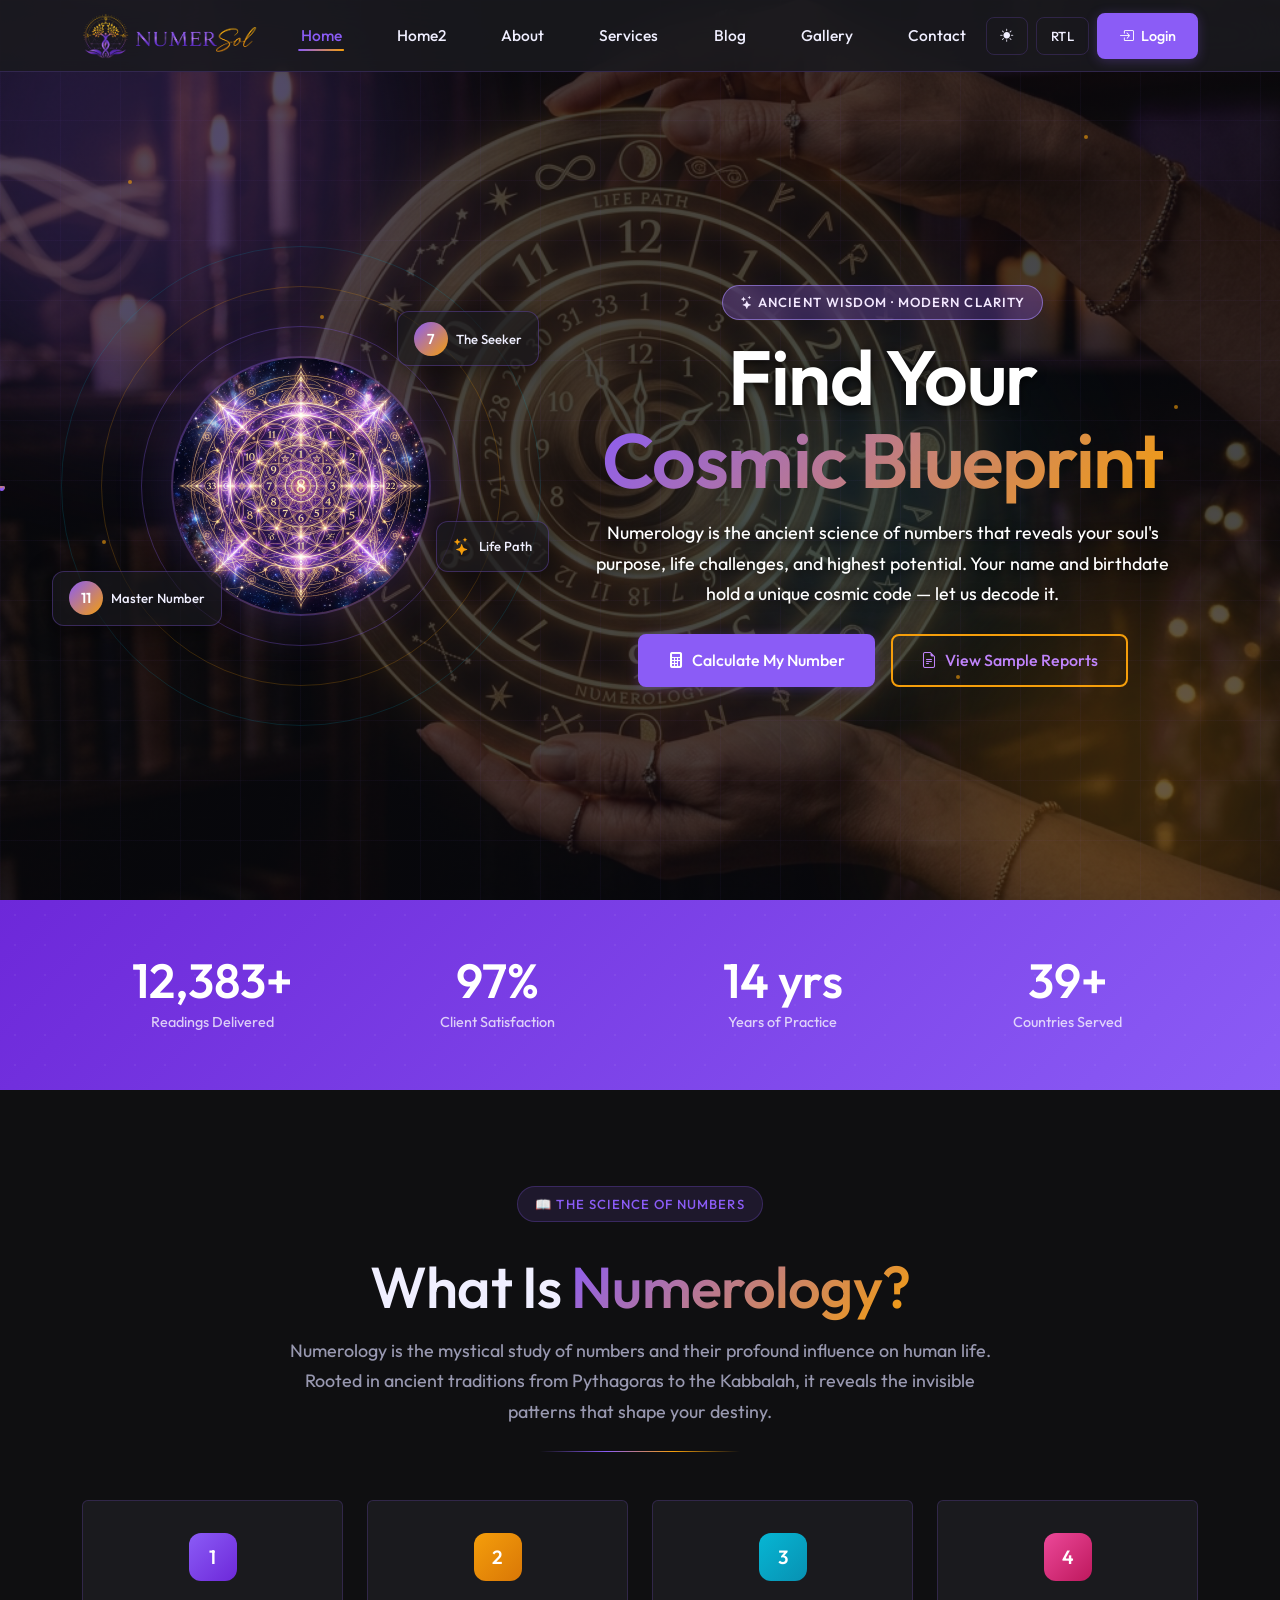
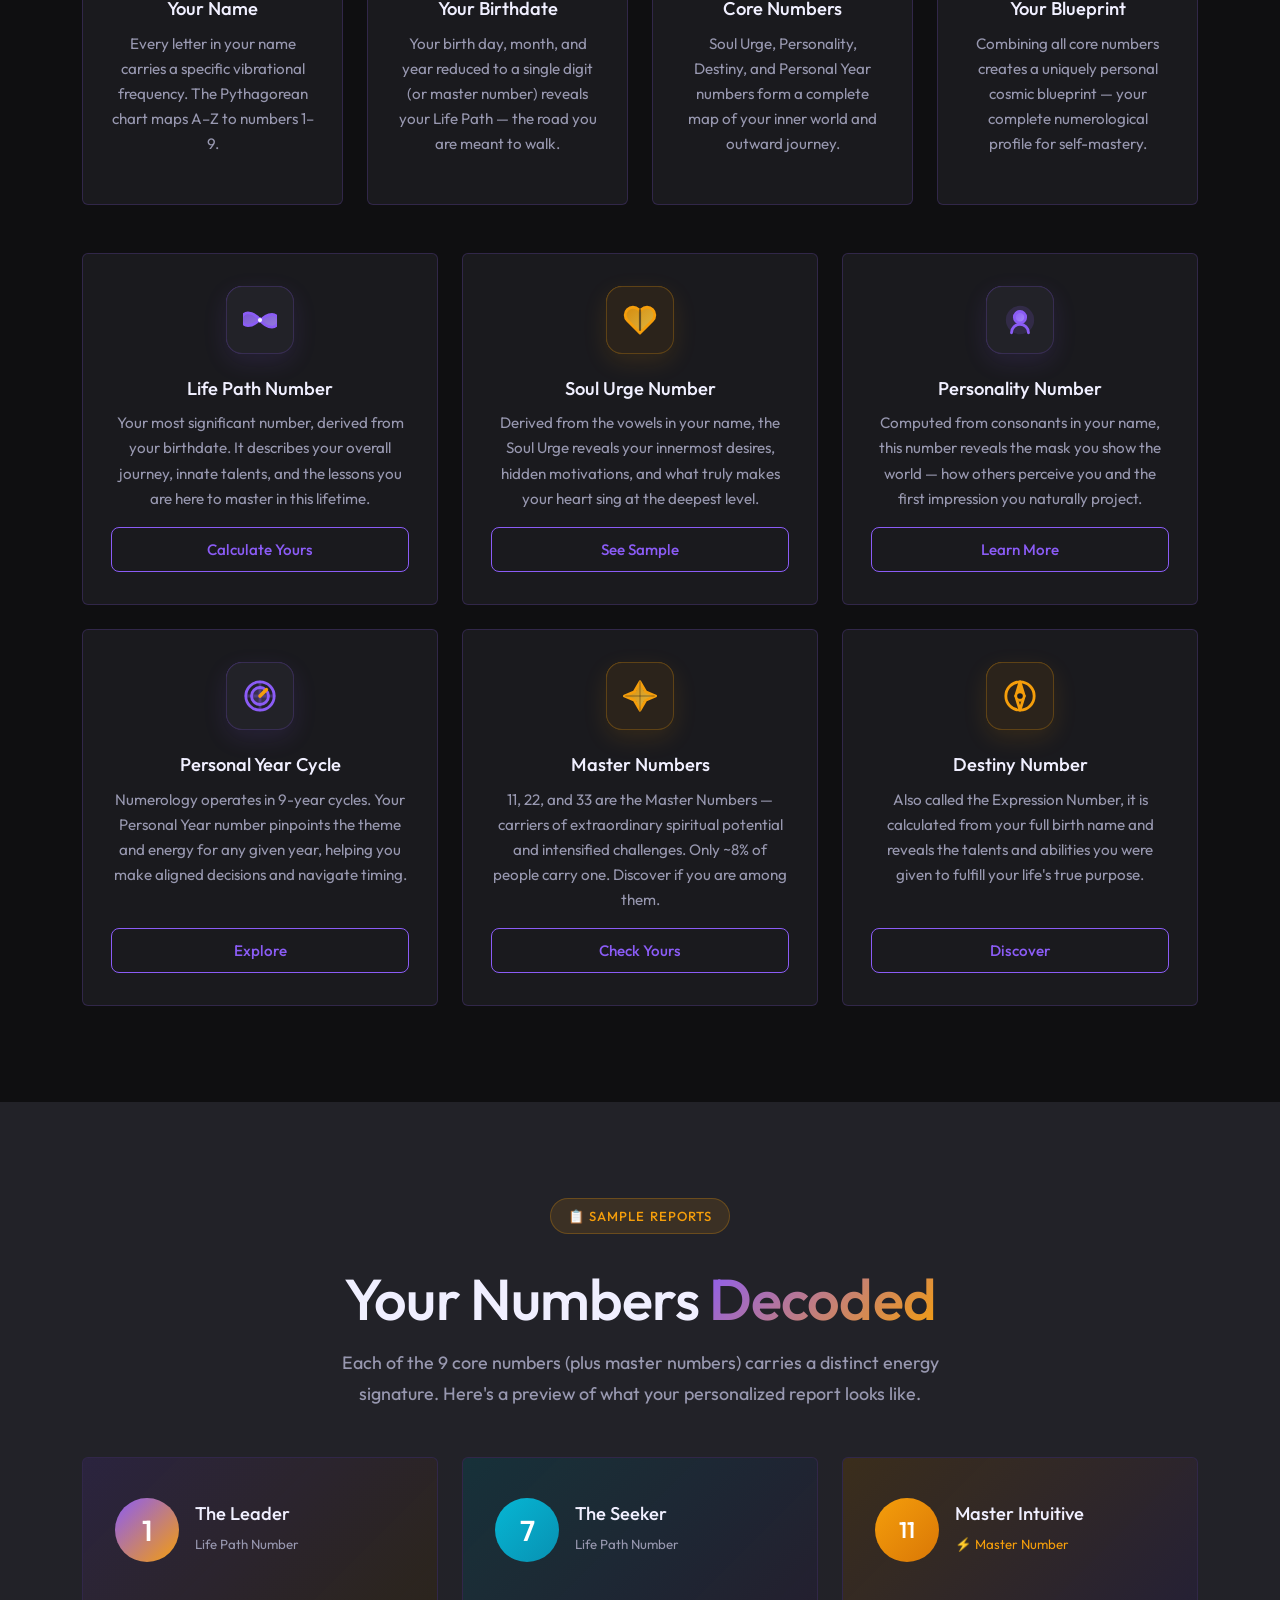
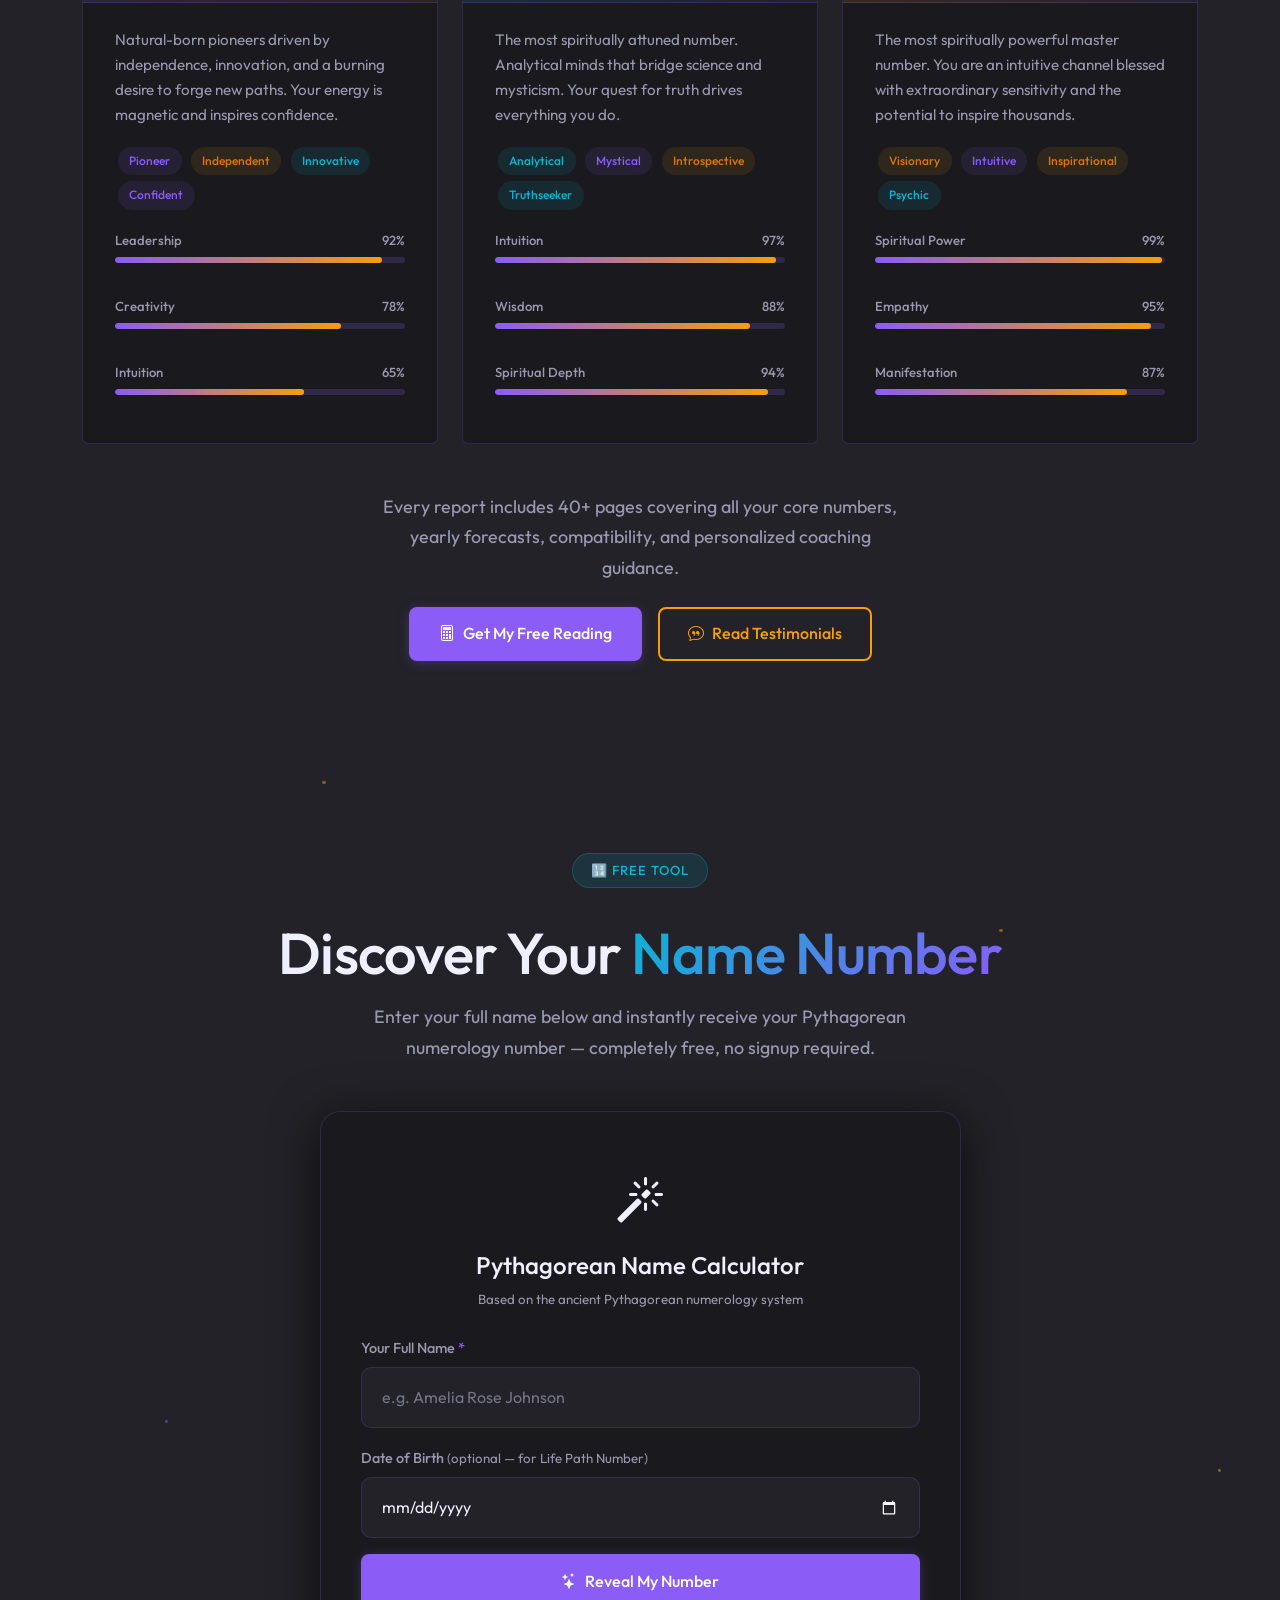
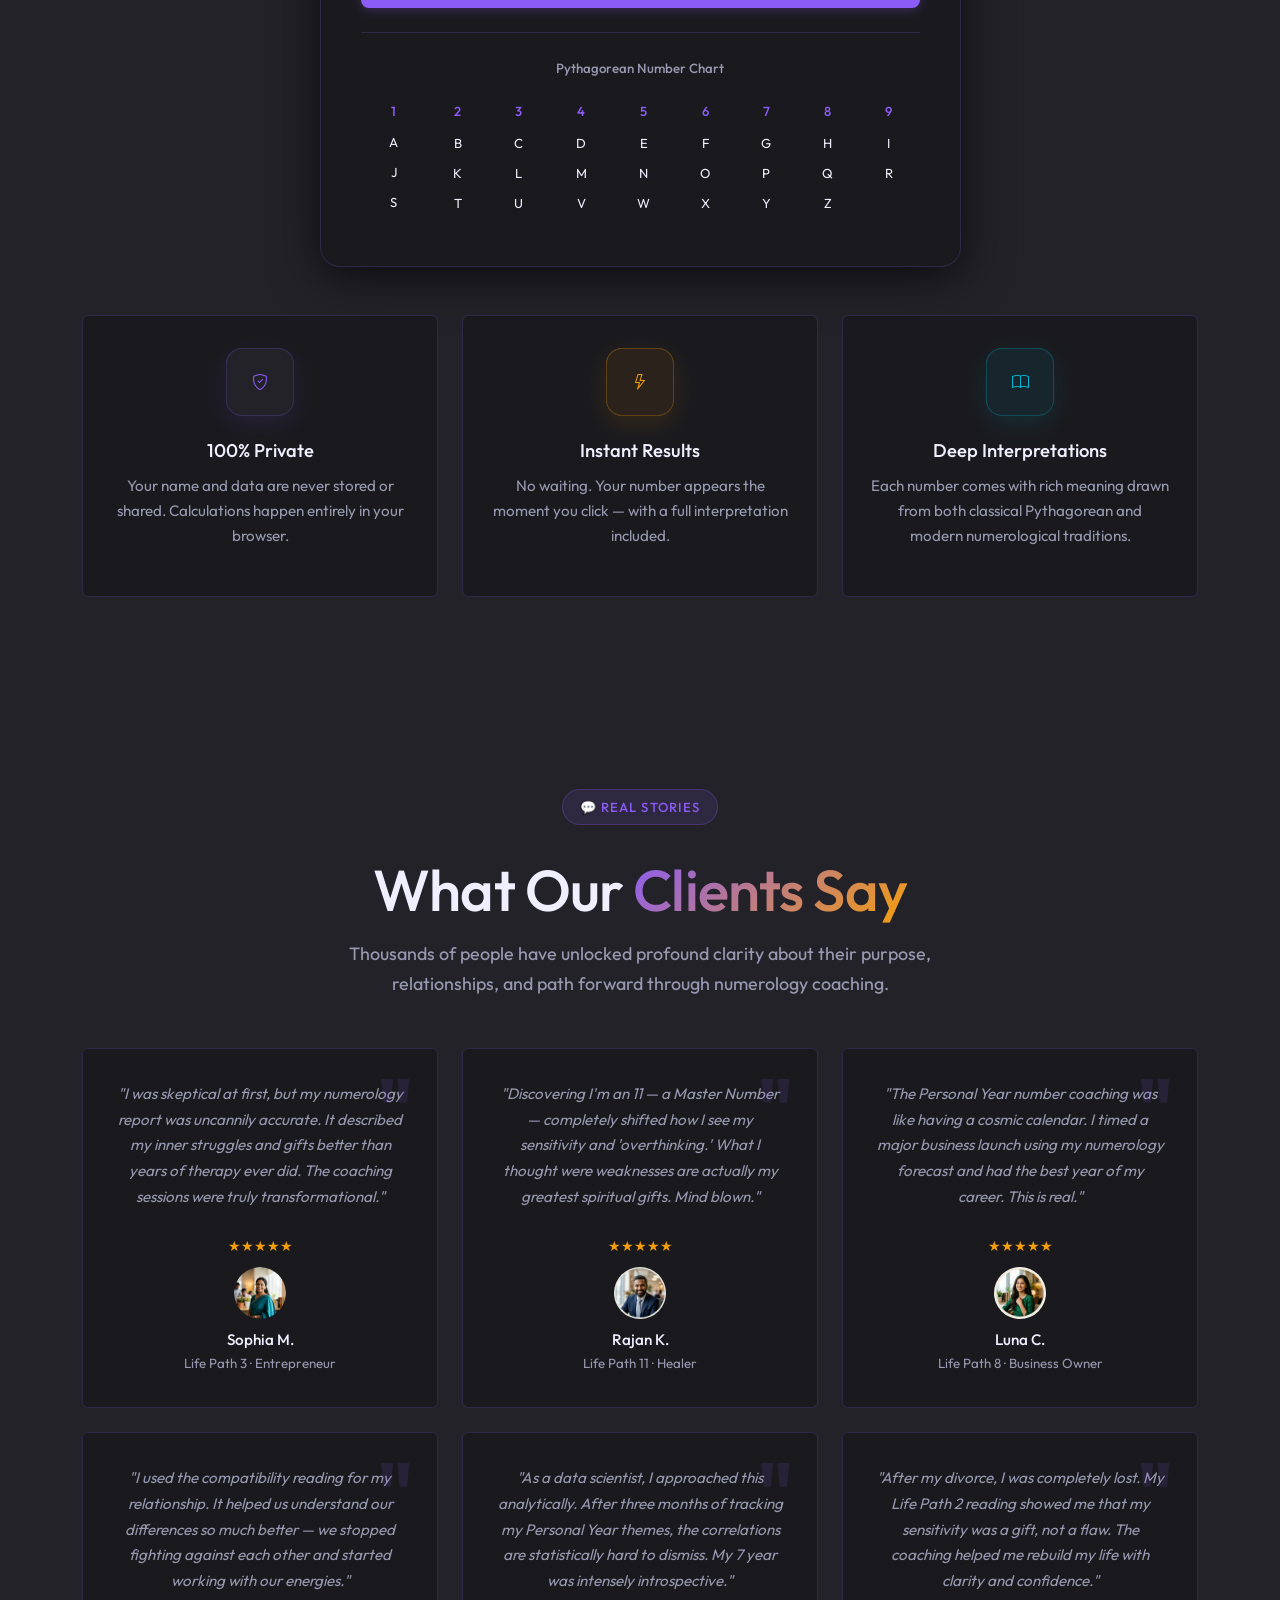
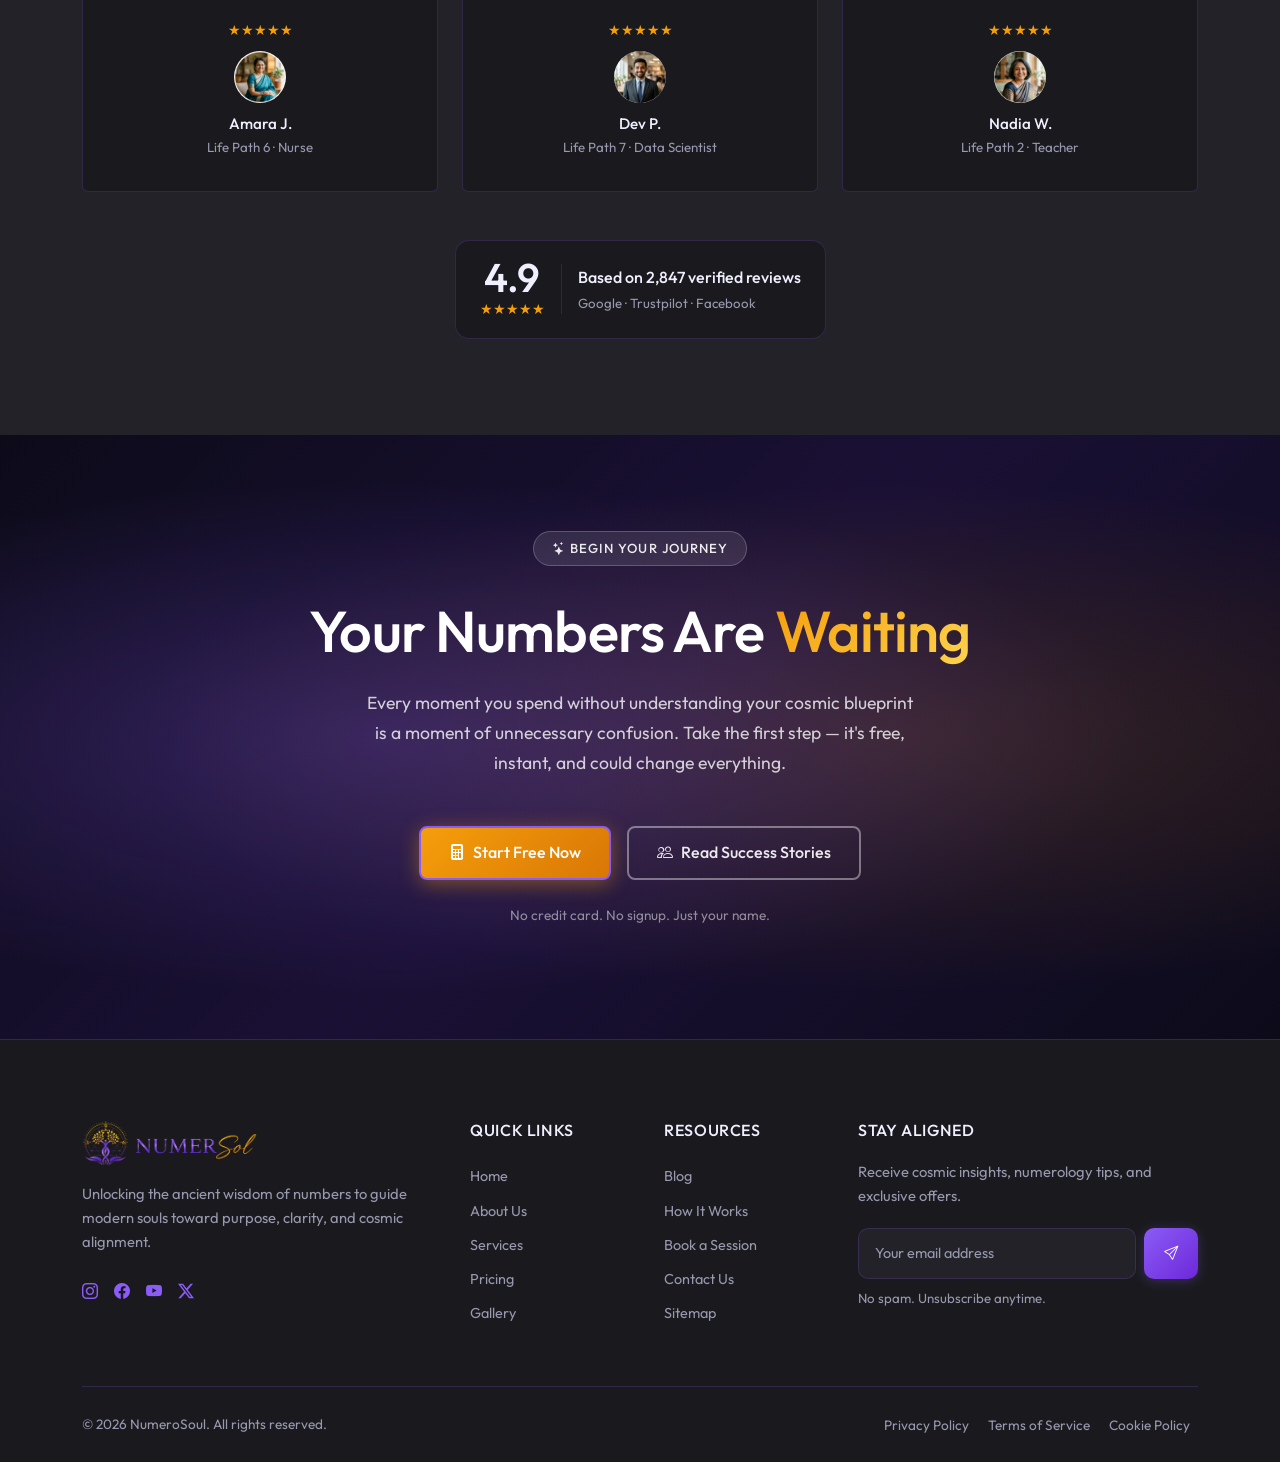
<file: index.html>
<!DOCTYPE html>
<html lang="en" dir="ltr" data-theme="dark">

<head>
  <!-- ===== Meta & SEO ===== -->
  <meta charset="UTF-8" />
  <meta name="viewport" content="width=device-width, initial-scale=1.0" />
  <meta name="description"
    content="NumeroSoul — Discover your life path through the ancient science of numerology. Free name-number calculator, personalized reports, and expert coaching to unlock your cosmic blueprint." />
  <meta name="keywords"
    content="numerology, life path number, numerology calculator, numerology coaching, name number, personal year, cosmic blueprint" />
  <meta name="author" content="NumeroSoul" />
  <meta name="robots" content="index, follow" />
  <meta name="theme-color" content="#8B5CF6" />

  <!-- Open Graph -->
  <meta property="og:title" content="NumeroSoul — Numerology & Life Path Coaching" />
  <meta property="og:description"
    content="Unlock your cosmic blueprint with personalized numerology reports and expert life path coaching." />
  <meta property="og:type" content="website" />
  <meta property="og:url" content="https://numerosoul.com/" />
  <meta property="og:image" content="assets/images/logo.png" />

  <!-- Twitter Card -->
  <meta name="twitter:card" content="summary_large_image" />
  <meta name="twitter:title" content="NumeroSoul — Numerology & Life Path Coaching" />
  <meta name="twitter:description" content="Free name-number calculator + expert numerology coaching." />

  <title>NumeroSoul — Numerology &amp; Life Path Coaching</title>
  <link rel="canonical" href="https://numerosoul.com/" />
  <link rel="icon" type="image/png" href="assets/images/favicon.png" />
  <link rel="alternate icon" href="assets/images/favicon.ico" />

  <!-- Google Fonts: Outfit -->
  <link rel="preconnect" href="https://fonts.googleapis.com" />
  <link rel="preconnect" href="https://fonts.gstatic.com" crossorigin />
  <link href="https://fonts.googleapis.com/css2?family=Outfit:wght@400;450;480;500;510;520;540;560;580&display=swap"
    rel="stylesheet" />

  <!-- Bootstrap 5 CSS -->
  <link href="https://cdn.jsdelivr.net/npm/bootstrap@5.3.3/dist/css/bootstrap.min.css" rel="stylesheet"
    crossorigin="anonymous" />

  <!-- Bootstrap Icons -->
  <link href="https://cdn.jsdelivr.net/npm/bootstrap-icons@1.11.3/font/bootstrap-icons.min.css" rel="stylesheet" />

  <!-- Custom CSS -->
  <link rel="stylesheet" href="assets/css/style.css" />
  <link rel="stylesheet" href="assets/css/dark-mode.css" />
  <link rel="stylesheet" href="assets/css/rtl.css" />

  <!-- Inline theme pre-apply -->
  <script>
    (function () {
      const t = localStorage.getItem('ns-theme');
      const r = localStorage.getItem('ns-rtl');
      if (t) document.documentElement.setAttribute('data-theme', t);
      if (r === 'true') document.documentElement.setAttribute('dir', 'rtl');
    })();
  </script>

  <!-- Structured Data -->
  <script type="application/ld+json">
  {
    "@context": "https://schema.org",
    "@type": "Organization",
    "name": "NumeroSoul",
    "url": "https://numerosoul.com",
    "description": "Numerology coaching and life path discovery platform",
    "sameAs": [
      "https://instagram.com/numerosoul",
      "https://facebook.com/numerosoul",
      "https://youtube.com/numerosoul"
    ]
  }
  </script>
</head>

<body>

  <!-- ============================================================
       HEADER / NAVBAR
       ============================================================ -->
  <nav id="mainNav" role="navigation" aria-label="Main navigation">
    <div class="container d-flex align-items-center justify-content-between" style="height: var(--nav-height);">

      <!-- Logo -->
      <a href="index.html" class="navbar-brand p-0 me-4" aria-label="NumeroSoul Home">
        <img src="assets/images/logo_light.png" class="logo-light" alt="NumeroSoul — Numerology and Life Path Coaching"
          width="180" height="50" fetchpriority="high" />
        <img src="assets/images/logo_dark.png" class="logo-dark" alt="NumeroSoul — Numerology and Life Path Coaching"
          width="180" height="50" fetchpriority="high" />
      </a>

      <!-- Desktop Navigation -->
      <ul class="desktop-nav d-flex align-items-center gap-1 mb-0" role="list">
        <li><a href="index.html" class="nav-link-custom active" aria-current="page">Home</a></li>
        <li><a href="home-2.html" class="nav-link-custom">Home2</a></li>
        <li><a href="about.html" class="nav-link-custom">About</a></li>
        <li><a href="services.html" class="nav-link-custom">Services</a></li>
        <li><a href="blog.html" class="nav-link-custom">Blog</a></li>
        <li><a href="gallery.html" class="nav-link-custom">Gallery</a></li>
        <li><a href="contact.html" class="nav-link-custom">Contact</a></li>

      </ul>

      <!-- Right Controls -->
      <div class="d-flex align-items-center gap-2">
        <!-- Theme Toggle -->
        <button class="nav-toggle-btn" data-theme-toggle aria-label="Toggle theme" id="themeToggleDesktop"><i
            class="bi bi-moon-stars"></i></button>
        <!-- RTL Toggle -->
        <button class="nav-toggle-btn" data-rtl-toggle aria-label="Toggle RTL" id="rtlToggleDesktop">RTL</button>
        <!-- Login CTA -->
        <a href="login.html" class="btn-primary-custom d-none d-lg-inline-flex" id="loginBtn"
          style="font-size:0.9rem;padding:0.55rem 1.25rem;">
          <i class="bi bi-box-arrow-in-right" aria-hidden="true"></i> Login
        </a>
        <!-- Mobile Hamburger -->
        <button class="navbar-toggler-custom mobile-nav-toggle" data-bs-toggle="offcanvas" data-bs-target="#mobileMenu"
          aria-controls="mobileMenu" aria-label="Open navigation menu" id="mobileMenuBtn">
          <span></span><span></span><span></span>
        </button>
      </div>
    </div>
  </nav>

  <!-- Mobile Offcanvas Menu -->
  <div class="offcanvas offcanvas-start offcanvas-custom" tabindex="-1" id="mobileMenu"
    aria-labelledby="mobileMenuLabel">
    <div class="offcanvas-header border-bottom" style="border-color: var(--border) !important;">
      <img src="assets/images/logo_light.png" class="logo-light" alt="NumeroSoul Logo" height="42" width="160"
        style="max-width:160px;object-fit:contain;" loading="lazy" />
      <img src="assets/images/logo_dark.png" class="logo-dark" alt="NumeroSoul Logo" height="42" width="160"
        style="max-width:160px;object-fit:contain;" loading="lazy" />
      <button type="button" class="btn-close" data-bs-dismiss="offcanvas" aria-label="Close menu"
        style="filter: var(--bs-btn-close-white-filter, none); opacity: 0.7;"></button>
    </div>
    <div class="offcanvas-body d-flex flex-column justify-content-between">
      <ul class="mb-0" role="list">
        <li><a href="index.html" class="offcanvas-nav-link active" aria-current="page">Home</a></li>
        <li><a href="home-2.html" class="offcanvas-nav-link">Home2</a></li>
        <li><a href="about.html" class="offcanvas-nav-link">About</a></li>
        <li><a href="services.html" class="offcanvas-nav-link">Services</a></li>
        <li><a href="blog.html" class="offcanvas-nav-link">Blog</a></li>
        <li><a href="gallery.html" class="offcanvas-nav-link">Gallery</a></li>
        <li><a href="contact.html" class="offcanvas-nav-link">Contact</a></li>

      </ul>
      <div class="d-flex flex-column gap-2 mt-4 pb-2">
        <div class="d-flex gap-2">
          <button class="nav-toggle-btn flex-fill" data-theme-toggle id="themeToggleMobile"><i
              class="bi bi-moon-stars"></i></button>
          <button class="nav-toggle-btn flex-fill" data-rtl-toggle id="rtlToggleMobile">RTL</button>
        </div>
        <a href="login.html" class="btn-primary-custom text-center justify-content-center">
          <i class="bi bi-box-arrow-in-right" aria-hidden="true"></i> Login
        </a>
      </div>
    </div>
  </div>

  <!-- ============================================================
       SECTION 1 — HERO
       ============================================================ -->
  <section id="hero" aria-label="Hero section">
    <!-- Background decorations -->
    <div class="hero-bg-orb hero-bg-orb-1" aria-hidden="true"></div>
    <div class="hero-bg-orb hero-bg-orb-2" aria-hidden="true"></div>
    <div class="hero-bg-orb hero-bg-orb-3" aria-hidden="true"></div>
    <div class="hero-grid-lines" aria-hidden="true"></div>
    <div class="hero-particles position-absolute inset-0" aria-hidden="true"></div>

    <!-- Stars -->
    <span class="hero-star" style="top:20%;left:10%;animation-delay:0s" aria-hidden="true"></span>
    <span class="hero-star" style="top:35%;left:25%;animation-delay:0.8s" aria-hidden="true"></span>
    <span class="hero-star" style="top:15%;right:15%;animation-delay:1.6s" aria-hidden="true"></span>
    <span class="hero-star" style="top:60%;left:8%;animation-delay:2.4s" aria-hidden="true"></span>
    <span class="hero-star" style="top:75%;right:25%;animation-delay:3.2s" aria-hidden="true"></span>
    <span class="hero-star" style="top:45%;right:8%;animation-delay:0.4s" aria-hidden="true"></span>

    <div class="container position-relative h-100" style="z-index:2;">
      <div class="row align-items-center g-5 h-100">

        <!-- Left: Mandala Visual -->
        <div class="col-12 col-lg-5 d-flex justify-content-center align-items-center mb-5 mb-lg-0">
          <div class="hero-image-wrapper" style="width:100%;max-width:500px;aspect-ratio:1/1;">
            <div class="hero-image-ring hero-image-ring-3" aria-hidden="true"></div>
            <div class="hero-image-ring hero-image-ring-2" aria-hidden="true"></div>
            <div class="hero-image-ring hero-image-ring-1" aria-hidden="true"></div>

            <!-- Center Mandala -->
            <div class="hero-mandala" role="img" aria-label="Numerology mandala" style="overflow: hidden; padding: 0;">
              <img src="assets/images/hero_mandala.png" alt="Numerology Mandala"
                style="width: 100%; height: 100%; object-fit: cover; border-radius: 50%;">
            </div>

            <!-- Floating Badges -->
            <div class="hero-floating-badge badge-1">
              <span class="num-pill">7</span>
              <span>The Seeker</span>
            </div>
            <div class="hero-floating-badge badge-2">
              <span class="num-pill">11</span>
              <span>Master Number</span>
            </div>
            <div class="hero-floating-badge badge-3">
              <i class="bi bi-stars" style="color:var(--gold);font-size:1.1rem;"></i>
              <span>Life Path</span>
            </div>

            <!-- Number orbits -->
            <div aria-hidden="true" style="
              position:absolute;
              width:100%;
              height:100%;
              pointer-events:none;
              display:flex;
              align-items:center;
              justify-content:center;
            ">
            </div>
          </div>
        </div>

        <!-- Right: Text Content -->
        <div class="col-12 col-lg-7 text-center d-flex flex-column justify-content-center h-100">
          <div>
            <div class="section-badge animate-up delay-1 mb-2" style="text-shadow: none;"><i class="bi bi-stars"></i>
              Ancient Wisdom · Modern
              Clarity</div>
            <h1 class="mt-2 mb-3 animate-up delay-2">
              Find Your<br />
              <span class="text-gradient" style="text-shadow: none;">Cosmic Blueprint</span>
            </h1>
            <p class="lead max-w-600 mx-auto mt-3 animate-up delay-3">
              Numerology is the ancient science of numbers that reveals your soul's purpose, life challenges, and
              highest potential. Your name and birthdate hold a unique cosmic code — let us decode it.
            </p>
            <!-- CTAs -->
            <div class="d-flex gap-3 justify-content-center flex-wrap mt-4 animate-up delay-4">
              <a href="#calculator" class="btn-primary-custom">
                <i class="bi bi-calculator-fill"></i> Calculate My Number
              </a>
              <a href="#reports" class="btn-secondary-custom">
                <i class="bi bi-file-earmark-text"></i> View Sample Reports
              </a>
            </div>
          </div>
        </div>
      </div>
    </div>

  </section>

  <!-- ============================================================
       SECTION 2 — STATS STRIP
       ============================================================ -->
  <section class="stats-strip" id="stats" aria-label="Key statistics">
    <div class="container position-relative" style="z-index:1;">
      <div class="row g-4 text-center">
        <div class="col-6 col-md-3 stat-item reveal">
          <div class="stat-number" data-count="12500" data-suffix="+">0</div>
          <div class="stat-label">Readings Delivered</div>
        </div>
        <div class="col-6 col-md-3 stat-item reveal">
          <div class="stat-number" data-count="98" data-suffix="%">0</div>
          <div class="stat-label">Client Satisfaction</div>
        </div>
        <div class="col-6 col-md-3 stat-item reveal">
          <div class="stat-number" data-count="15" data-suffix=" yrs">0</div>
          <div class="stat-label">Years of Practice</div>
        </div>
        <div class="col-6 col-md-3 stat-item reveal">
          <div class="stat-number" data-count="40" data-suffix="+">0</div>
          <div class="stat-label">Countries Served</div>
        </div>
      </div>
    </div>
  </section>

  <!-- ============================================================
       SECTION 3 — NUMEROLOGY PRINCIPLES
       ============================================================ -->
  <section id="principles" class="section-pad" aria-label="Numerology principles">
    <div class="container">

      <!-- Section Header -->
      <div class="text-center mb-5">
        <div class="section-badge reveal">📖 The Science of Numbers</div>
        <h2 class="mt-3 reveal delay-1">What Is <span class="text-gradient">Numerology?</span></h2>
        <p class="lead max-w-720 mx-auto mt-3 reveal delay-2">
          Numerology is the mystical study of numbers and their profound influence on human life. Rooted in ancient
          traditions from Pythagoras to the Kabbalah, it reveals the invisible patterns that shape your destiny.
        </p>
        <div class="divider-gradient mt-4 reveal delay-3" style="max-width:200px;margin-left:auto;margin-right:auto;">
        </div>
      </div>

      <!-- How It Works: 4-step -->
      <div class="row g-4 mb-5">
        <div class="col-12">
          <div class="row g-4 position-relative">

            <div class="col-sm-6 col-lg-3 reveal">
              <div class="card-custom text-center h-100">
                <div class="step-number mx-auto">1</div>
                <h3 class="card-title-custom">Your Name</h3>
                <p class="card-text-custom">Every letter in your name carries a specific vibrational frequency. The
                  Pythagorean chart maps A–Z to numbers 1–9.</p>
              </div>
            </div>

            <div class="col-sm-6 col-lg-3 reveal delay-1">
              <div class="card-custom text-center h-100">
                <div class="step-number mx-auto"
                  style="background:linear-gradient(135deg,var(--gold),var(--gold-dark));">2</div>
                <h3 class="card-title-custom">Your Birthdate</h3>
                <p class="card-text-custom">Your birth day, month, and year reduced to a single digit (or master number)
                  reveals your Life Path — the road you are meant to walk.</p>
              </div>
            </div>

            <div class="col-sm-6 col-lg-3 reveal delay-2">
              <div class="card-custom text-center h-100">
                <div class="step-number mx-auto" style="background:linear-gradient(135deg,var(--cyan),#0891B2);">3</div>
                <h3 class="card-title-custom">Core Numbers</h3>
                <p class="card-text-custom">Soul Urge, Personality, Destiny, and Personal Year numbers form a complete
                  map of your inner world and outward journey.</p>
              </div>
            </div>

            <div class="col-sm-6 col-lg-3 reveal delay-3">
              <div class="card-custom text-center h-100">
                <div class="step-number mx-auto" style="background:linear-gradient(135deg,#EC4899,#BE185D);">4</div>
                <h3 class="card-title-custom">Your Blueprint</h3>
                <p class="card-text-custom">Combining all core numbers creates a uniquely personal cosmic blueprint —
                  your complete numerological profile for self-mastery.</p>
              </div>
            </div>

          </div>
        </div>
      </div>

      <!-- Feature Cards Row -->
      <div class="row g-4">

        <div class="col-md-6 col-lg-4 reveal">
          <div class="card-custom h-100">
            <div class="card-icon card-icon-purple">
              <!-- Custom Cosmic Infinity SVG -->
              <svg width="34" height="34" viewBox="0 0 24 24" fill="none" stroke="currentColor" stroke-width="2"
                stroke-linecap="round" stroke-linejoin="round" aria-hidden="true">
                <path
                  d="M12 12c-2.9-3.9-6.3-5-8.5-5A4.5 4.5 0 0 0 3.5 16c2.2 0 5.6-1.1 8.5-5zm0 0c2.9 3.9 6.3 5 8.5 5a4.5 4.5 0 0 0 0-9c-2.2 0-5.6 1.1-8.5 5z"
                  fill="url(#purpleGrad)" opacity="0.85" stroke="none" />
                <path
                  d="M12 12c-2.9-3.9-6.3-5-8.5-5A4.5 4.5 0 0 0 3.5 16c2.2 0 5.6-1.1 8.5-5zm0 0c2.9 3.9 6.3 5 8.5 5a4.5 4.5 0 0 0 0-9c-2.2 0-5.6 1.1-8.5 5z" />
                <circle cx="12" cy="12" r="1.5" fill="var(--text)" stroke="none" />
                <defs>
                  <linearGradient id="purpleGrad" x1="0%" y1="0%" x2="100%" y2="100%">
                    <stop offset="0%" stop-color="var(--primary)" />
                    <stop offset="100%" stop-color="var(--primary-light)" />
                  </linearGradient>
                </defs>
              </svg>
            </div>
            <h4 class="card-title-custom">Life Path Number</h4>
            <p class="card-text-custom">Your most significant number, derived from your birthdate. It describes your
              overall journey, innate talents, and the lessons you are here to master in this lifetime.</p>
            <a href="#calculator" class="btn-outline-primary-custom mt-3">Calculate Yours</a>
          </div>
        </div>

        <div class="col-md-6 col-lg-4 reveal delay-1">
          <div class="card-custom h-100">
            <div class="card-icon card-icon-gold">
              <!-- Sacred Heart SVG -->
              <svg width="34" height="34" viewBox="0 0 24 24" fill="none" stroke="currentColor" stroke-width="2"
                stroke-linecap="round" stroke-linejoin="round" aria-hidden="true">
                <path
                  d="M20.84 4.61a5.5 5.5 0 0 0-7.78 0L12 5.67l-1.06-1.06a5.5 5.5 0 0 0-7.78 7.78l1.06 1.06L12 21.23l7.78-7.78 1.06-1.06a5.5 5.5 0 0 0 0-7.78z"
                  fill="url(#goldGrad)" opacity="0.85" stroke="none" />
                <path
                  d="M20.84 4.61a5.5 5.5 0 0 0-7.78 0L12 5.67l-1.06-1.06a5.5 5.5 0 0 0-7.78 7.78l1.06 1.06L12 21.23l7.78-7.78 1.06-1.06a5.5 5.5 0 0 0 0-7.78z" />
                <line x1="12" y1="5" x2="12" y2="19" stroke="var(--bg-card)" stroke-width="1.5" opacity="0.6" />
                <defs>
                  <linearGradient id="goldGrad" x1="0%" y1="0%" x2="100%" y2="100%">
                    <stop offset="0%" stop-color="var(--secondary)" />
                    <stop offset="100%" stop-color="var(--secondary-light)" />
                  </linearGradient>
                </defs>
              </svg>
            </div>
            <h4 class="card-title-custom">Soul Urge Number</h4>
            <p class="card-text-custom">Derived from the vowels in your name, the Soul Urge reveals your innermost
              desires, hidden motivations, and what truly makes your heart sing at the deepest level.</p>
            <a href="#reports" class="btn-outline-primary-custom mt-3">See Sample</a>
          </div>
        </div>

        <div class="col-md-6 col-lg-4 reveal delay-2">
          <div class="card-custom h-100">
            <div class="card-icon card-icon-purple">
              <!-- Mystical Mask/User Profile SVG -->
              <svg width="34" height="34" viewBox="0 0 24 24" fill="none" stroke="currentColor" stroke-width="2"
                stroke-linecap="round" stroke-linejoin="round" aria-hidden="true">
                <circle cx="12" cy="12" r="10" opacity="0.15" fill="var(--primary)" stroke="none" />
                <path d="M18 21a6 6 0 0 0-12 0" />
                <circle cx="12" cy="10" r="4" fill="url(#purpleGrad)" stroke="none" />
                <circle cx="12" cy="10" r="4" />
              </svg>
            </div>
            <h4 class="card-title-custom">Personality Number</h4>
            <p class="card-text-custom">Computed from consonants in your name, this number reveals the mask you show the
              world — how others perceive you and the first impression you naturally project.</p>
            <a href="#reports" class="btn-outline-primary-custom mt-3">Learn More</a>
          </div>
        </div>

        <div class="col-md-6 col-lg-4 reveal delay-3">
          <div class="card-custom h-100">
            <div class="card-icon card-icon-purple">
              <!-- Astrolabe/Cycle Calendar SVG -->
              <svg width="34" height="34" viewBox="0 0 24 24" fill="none" stroke="currentColor" stroke-width="2"
                stroke-linecap="round" stroke-linejoin="round" aria-hidden="true">
                <circle cx="12" cy="12" r="10" />
                <circle cx="12" cy="12" r="6" fill="url(#purpleGrad)" opacity="0.2" stroke="none" />
                <circle cx="12" cy="12" r="6" />
                <line x1="12" y1="2" x2="12" y2="22" opacity="0.3" />
                <line x1="2" y1="12" x2="22" y2="12" opacity="0.3" />
                <path d="M12 12l4.5-4.5" stroke="var(--secondary)" stroke-width="2.5" />
              </svg>
            </div>
            <h4 class="card-title-custom">Personal Year Cycle</h4>
            <p class="card-text-custom">Numerology operates in 9-year cycles. Your Personal Year number pinpoints the
              theme and energy for any given year, helping you make aligned decisions and navigate timing.</p>
            <a href="#reports" class="btn-outline-primary-custom mt-3">Explore</a>
          </div>
        </div>

        <div class="col-md-6 col-lg-4 reveal delay-4">
          <div class="card-custom h-100">
            <div class="card-icon card-icon-gold">
              <!-- Master Glyph/Double Spark SVG -->
              <svg width="34" height="34" viewBox="0 0 24 24" fill="none" stroke="currentColor" stroke-width="2"
                stroke-linecap="round" stroke-linejoin="round" aria-hidden="true">
                <polygon points="12 2 15 9 22 12 15 15 12 22 9 15 2 12 9 9" fill="url(#goldGrad)" opacity="0.85"
                  stroke="none" />
                <polygon points="12 2 16 9 23 12 16 15 12 22 8 15 1 12 8 9" />
                <line x1="12" y1="2" x2="12" y2="22" stroke="var(--bg-card)" stroke-width="1" opacity="0.3" />
                <line x1="2" y1="12" x2="22" y2="12" stroke="var(--bg-card)" stroke-width="1" opacity="0.3" />
              </svg>
            </div>
            <h4 class="card-title-custom">Master Numbers</h4>
            <p class="card-text-custom">11, 22, and 33 are the Master Numbers — carriers of extraordinary spiritual
              potential and intensified challenges. Only ~8% of people carry one. Discover if you are among them.</p>
            <a href="#calculator" class="btn-outline-primary-custom mt-3">Check Yours</a>
          </div>
        </div>

        <div class="col-md-6 col-lg-4 reveal delay-5">
          <div class="card-custom h-100">
            <div class="card-icon card-icon-gold">
              <!-- Detailed Windrose Compass SVG -->
              <svg width="34" height="34" viewBox="0 0 24 24" fill="none" stroke="currentColor" stroke-width="2"
                stroke-linecap="round" stroke-linejoin="round" aria-hidden="true">
                <circle cx="12" cy="12" r="10" />
                <polygon points="12 2 15 12 12 15 9 12" fill="url(#goldGrad)" opacity="0.85" stroke="none" />
                <polygon points="12 2 15 12 12 15 9 12" />
                <polygon points="12 22 15 12 12 9 9 12" />
                <circle cx="12" cy="12" r="2" fill="var(--bg-card)" stroke="none" />
              </svg>
            </div>
            <h4 class="card-title-custom">Destiny Number</h4>
            <p class="card-text-custom">Also called the Expression Number, it is calculated from your full birth name
              and reveals the talents and abilities you were given to fulfill your life's true purpose.</p>
            <a href="#reports" class="btn-outline-primary-custom mt-3">Discover</a>
          </div>
        </div>

      </div>
    </div>
  </section>

  <!-- ============================================================
       SECTION 4 — PERSONALIZED REPORT SAMPLES
       ============================================================ -->
  <section id="reports" class="section-pad bg-alt" aria-label="Sample numerology reports">
    <div class="container">

      <div class="text-center mb-5">
        <div class="section-badge section-badge-gold reveal">📋 Sample Reports</div>
        <h2 class="mt-3 reveal delay-1">Your Numbers <span class="text-gradient">Decoded</span></h2>
        <p class="lead max-w-600 mx-auto mt-3 reveal delay-2">
          Each of the 9 core numbers (plus master numbers) carries a distinct energy signature. Here's a preview of what
          your personalized report looks like.
        </p>
      </div>

      <div class="row g-4">

        <!-- Report Card 1 -->
        <div class="col-md-6 col-lg-4 reveal">
          <div class="report-card">
            <div class="report-card-header">
              <div class="report-number-display">1</div>
              <div>
                <h4 class="mb-1 fw-500" style="font-size:1.15rem;color:var(--text);">The Leader</h4>
                <span class="caption" style="color:var(--text-muted);">Life Path Number</span>
              </div>
            </div>
            <div class="report-card-body">
              <p class="card-text-custom mb-3">Natural-born pioneers driven by independence, innovation, and a burning
                desire to forge new paths. Your energy is magnetic and inspires confidence.</p>
              <div class="mb-3">
                <span class="report-trait-tag">Pioneer</span>
                <span class="report-trait-tag gold">Independent</span>
                <span class="report-trait-tag cyan">Innovative</span>
                <span class="report-trait-tag">Confident</span>
              </div>
              <div class="report-meter mt-auto">
                <div class="report-meter-label"><span>Leadership</span><span>92%</span></div>
                <div class="report-meter-bar">
                  <div class="report-meter-fill" data-width="92%"></div>
                </div>
              </div>
              <div class="report-meter">
                <div class="report-meter-label"><span>Creativity</span><span>78%</span></div>
                <div class="report-meter-bar">
                  <div class="report-meter-fill" data-width="78%"></div>
                </div>
              </div>
              <div class="report-meter">
                <div class="report-meter-label"><span>Intuition</span><span>65%</span></div>
                <div class="report-meter-bar">
                  <div class="report-meter-fill" data-width="65%"></div>
                </div>
              </div>
            </div>
          </div>
        </div>

        <!-- Report Card 7 -->
        <div class="col-md-6 col-lg-4 reveal delay-1">
          <div class="report-card">
            <div class="report-card-header"
              style="background:linear-gradient(135deg,rgba(6,182,212,0.15),rgba(139,92,246,0.08));">
              <div class="report-number-display" style="background:linear-gradient(135deg,var(--cyan),#0891B2);">7</div>
              <div>
                <h4 class="mb-1 fw-500" style="font-size:1.15rem;color:var(--text);">The Seeker</h4>
                <span class="caption" style="color:var(--text-muted);">Life Path Number</span>
              </div>
            </div>
            <div class="report-card-body">
              <p class="card-text-custom mb-3">The most spiritually attuned number. Analytical minds that bridge science
                and mysticism. Your quest for truth drives everything you do.</p>
              <div class="mb-3">
                <span class="report-trait-tag cyan">Analytical</span>
                <span class="report-trait-tag">Mystical</span>
                <span class="report-trait-tag gold">Introspective</span>
                <span class="report-trait-tag cyan">Truthseeker</span>
              </div>
              <div class="report-meter mt-auto">
                <div class="report-meter-label"><span>Intuition</span><span>97%</span></div>
                <div class="report-meter-bar">
                  <div class="report-meter-fill" data-width="97%"></div>
                </div>
              </div>
              <div class="report-meter">
                <div class="report-meter-label"><span>Wisdom</span><span>88%</span></div>
                <div class="report-meter-bar">
                  <div class="report-meter-fill" data-width="88%"></div>
                </div>
              </div>
              <div class="report-meter">
                <div class="report-meter-label"><span>Spiritual Depth</span><span>94%</span></div>
                <div class="report-meter-bar">
                  <div class="report-meter-fill" data-width="94%"></div>
                </div>
              </div>
            </div>
          </div>
        </div>

        <!-- Report Card 11 -->
        <div class="col-md-6 col-lg-4 reveal delay-2">
          <div class="report-card">
            <div class="report-card-header"
              style="background:linear-gradient(135deg,rgba(245,158,11,0.15),rgba(139,92,246,0.10));">
              <div class="report-number-display"
                style="background:linear-gradient(135deg,var(--gold),var(--gold-dark));font-size:1.4rem;">11</div>
              <div>
                <h4 class="mb-1 fw-500" style="font-size:1.15rem;color:var(--text);">Master Intuitive</h4>
                <span class="caption" style="color:var(--gold);">⚡ Master Number</span>
              </div>
            </div>
            <div class="report-card-body">
              <p class="card-text-custom mb-3">The most spiritually powerful master number. You are an intuitive channel
                blessed with extraordinary sensitivity and the potential to inspire thousands.</p>
              <div class="mb-3">
                <span class="report-trait-tag gold">Visionary</span>
                <span class="report-trait-tag">Intuitive</span>
                <span class="report-trait-tag gold">Inspirational</span>
                <span class="report-trait-tag cyan">Psychic</span>
              </div>
              <div class="report-meter mt-auto">
                <div class="report-meter-label"><span>Spiritual Power</span><span>99%</span></div>
                <div class="report-meter-bar">
                  <div class="report-meter-fill" data-width="99%"></div>
                </div>
              </div>
              <div class="report-meter">
                <div class="report-meter-label"><span>Empathy</span><span>95%</span></div>
                <div class="report-meter-bar">
                  <div class="report-meter-fill" data-width="95%"></div>
                </div>
              </div>
              <div class="report-meter">
                <div class="report-meter-label"><span>Manifestation</span><span>87%</span></div>
                <div class="report-meter-bar">
                  <div class="report-meter-fill" data-width="87%"></div>
                </div>
              </div>
            </div>
          </div>
        </div>

      </div>

      <!-- CTA under reports -->
      <div class="text-center mt-5 reveal">
        <p class="lead mb-4" style="max-width:520px;margin:0 auto 1.5rem;">
          Every report includes 40+ pages covering all your core numbers, yearly forecasts, compatibility, and
          personalized coaching guidance.
        </p>
        <div class="d-flex flex-wrap justify-content-center gap-3">
          <a href="#calculator" class="btn-primary-custom">
            <i class="bi bi-calculator"></i> Get My Free Reading
          </a>
          <a href="#testimonials" class="btn-secondary-custom">
            <i class="bi bi-chat-quote"></i> Read Testimonials
          </a>
        </div>
      </div>
    </div>
  </section>

  <!-- ============================================================
       SECTION 5 — FREE CALCULATOR (Lead Capture)
       ============================================================ -->
  <section id="calculator" class="section-pad" aria-label="Free numerology calculator">
    <div class="calc-particles position-absolute inset-0"
      style="position:absolute;top:0;left:0;width:100%;height:100%;overflow:hidden;pointer-events:none;"
      aria-hidden="true"></div>
    <div class="container position-relative" style="z-index:1;">

      <div class="text-center mb-5">
        <div class="section-badge section-badge-cyan reveal">🔢 Free Tool</div>
        <h2 class="mt-3 reveal delay-1">Discover Your <span class="text-gradient-cyan">Name Number</span></h2>
        <p class="lead max-w-600 mx-auto mt-3 reveal delay-2">
          Enter your full name below and instantly receive your Pythagorean numerology number — completely free, no
          signup required.
        </p>
      </div>

      <div class="row justify-content-center">
        <div class="col-lg-8 col-xl-7 reveal">
          <div class="calculator-card">

            <!-- Calculator Header -->
            <div class="text-center mb-4">
              <div style="font-size:3rem;margin-bottom:0.5rem;"><i class="bi bi-magic"></i></div>
              <h3 style="font-size:1.5rem;font-weight:520;color:var(--text);">Pythagorean Name Calculator</h3>
              <p class="caption">Based on the ancient Pythagorean numerology system</p>
            </div>

            <!-- Calculator Form -->
            <form id="calcForm" novalidate>
              <div class="row g-3 mb-3">

                <div class="col-12">
                  <label for="calcName" class="form-label"
                    style="font-size:0.9rem;font-weight:500;color:var(--text-muted);margin-bottom:0.4rem;">
                    Your Full Name <span style="color:var(--primary);">*</span>
                  </label>
                  <div class="calc-input-group">
                    <input type="text" id="calcName" class="calc-input" placeholder="e.g. Amelia Rose Johnson"
                      autocomplete="name" maxlength="60" required />
                  </div>
                  <!-- Live preview -->
                  <div id="namePreview"
                    style="display:none;padding:0.6rem 0.8rem;margin-top:0.5rem;background:rgba(139,92,246,0.06);border-radius:8px;letter-spacing:0.1em;font-size:0.85rem;line-height:2;">
                  </div>
                </div>

                <div class="col-12">
                  <label for="calcDob" class="form-label"
                    style="font-size:0.9rem;font-weight:500;color:var(--text-muted);margin-bottom:0.4rem;">
                    Date of Birth <span class="caption">(optional — for Life Path Number)</span>
                  </label>
                  <input type="date" id="calcDob" class="calc-input" max="2024-12-31" min="1900-01-01" />
                </div>

              </div>

              <button type="submit" class="btn-primary-custom w-100 justify-content-center" id="calcSubmitBtn">
                <i class="bi bi-stars"></i> Reveal My Number
              </button>
            </form>

            <!-- Result Display -->
            <div id="calcResult" class="calc-result-display" role="region" aria-live="polite"
              aria-label="Calculation result">
              <div id="resultEmoji" style="font-size:3rem;margin-bottom:0.5rem;"><i class="bi bi-stars"></i></div>
              <div class="calc-result-number" id="resultNumber">7</div>
              <div class="calc-result-title" id="resultTitle">The Seeker</div>
              <p class="calc-result-desc" id="resultDesc">Your description will appear here.</p>
              <div id="resultBreakdown"></div>

              <!-- Lead Capture -->
              <div id="calcLeadSection"
                style="display:none;margin-top:1.5rem;padding-top:1.5rem;border-top:1px solid var(--border);">
                <p class="mb-2" style="font-size:0.95rem;font-weight:500;color:var(--text);">
                  <i class="bi bi-envelope-paper"></i> Get your full 40-page personalized report — free!
                </p>
                <form id="leadForm" novalidate>
                  <div class="calc-lead-capture">
                    <input type="email" id="leadEmail" class="calc-input" placeholder="Enter your email address"
                      required style="font-size:0.9rem;" />
                    <button type="submit" class="btn-primary-custom" style="white-space:nowrap;">
                      <i class="bi bi-send"></i> Send Report
                    </button>
                  </div>
                  <p class="caption text-center mt-2" style="opacity:0.7;">
                    <i class="bi bi-lock-fill"></i> We respect your privacy. No spam, ever.
                  </p>
                </form>
              </div>
            </div>

            <!-- Pythagorean Table -->
            <div class="mt-4 pt-4" style="border-top:1px solid var(--border);">
              <p class="caption text-center mb-3" style="font-weight:500;color:var(--text-muted);">Pythagorean Number
                Chart</p>
              <div class="table-responsive">
                <table class="table table-sm table-borderless text-center mb-0"
                  style="font-family:var(--font);font-size:0.82rem;">
                  <thead>
                    <tr>
                      <th style="color:var(--primary);padding:0.3rem 0.5rem;font-weight:520;">1</th>
                      <th style="color:var(--primary);padding:0.3rem 0.5rem;font-weight:520;">2</th>
                      <th style="color:var(--primary);padding:0.3rem 0.5rem;font-weight:520;">3</th>
                      <th style="color:var(--primary);padding:0.3rem 0.5rem;font-weight:520;">4</th>
                      <th style="color:var(--primary);padding:0.3rem 0.5rem;font-weight:520;">5</th>
                      <th style="color:var(--primary);padding:0.3rem 0.5rem;font-weight:520;">6</th>
                      <th style="color:var(--primary);padding:0.3rem 0.5rem;font-weight:520;">7</th>
                      <th style="color:var(--primary);padding:0.3rem 0.5rem;font-weight:520;">8</th>
                      <th style="color:var(--primary);padding:0.3rem 0.5rem;font-weight:520;">9</th>
                    </tr>
                  </thead>
                  <tbody>
                    <tr style="color:var(--text-muted);">
                      <td style="padding:0.2rem 0.5rem;">A</td>
                      <td>B</td>
                      <td>C</td>
                      <td>D</td>
                      <td>E</td>
                      <td>F</td>
                      <td>G</td>
                      <td>H</td>
                      <td>I</td>
                    </tr>
                    <tr style="color:var(--text-muted);">
                      <td style="padding:0.2rem 0.5rem;">J</td>
                      <td>K</td>
                      <td>L</td>
                      <td>M</td>
                      <td>N</td>
                      <td>O</td>
                      <td>P</td>
                      <td>Q</td>
                      <td>R</td>
                    </tr>
                    <tr style="color:var(--text-muted);">
                      <td style="padding:0.2rem 0.5rem;">S</td>
                      <td>T</td>
                      <td>U</td>
                      <td>V</td>
                      <td>W</td>
                      <td>X</td>
                      <td>Y</td>
                      <td>Z</td>
                      <td></td>
                    </tr>
                  </tbody>
                </table>
              </div>
            </div>

          </div>
        </div>
      </div>

      <!-- Info cards below calculator -->
      <div class="row g-4 mt-4">
        <div class="col-md-4 reveal">
          <div class="card-custom text-center">
            <div class="card-icon card-icon-purple mx-auto"><i class="bi bi-shield-check"></i></div>
            <h4 class="card-title-custom">100% Private</h4>
            <p class="card-text-custom">Your name and data are never stored or shared. Calculations happen entirely in
              your browser.</p>
          </div>
        </div>
        <div class="col-md-4 reveal delay-1">
          <div class="card-custom text-center">
            <div class="card-icon card-icon-gold mx-auto"><i class="bi bi-lightning"></i></div>
            <h4 class="card-title-custom">Instant Results</h4>
            <p class="card-text-custom">No waiting. Your number appears the moment you click — with a full
              interpretation included.</p>
          </div>
        </div>
        <div class="col-md-4 reveal delay-2">
          <div class="card-custom text-center">
            <div class="card-icon card-icon-cyan mx-auto"><i class="bi bi-book"></i></div>
            <h4 class="card-title-custom">Deep Interpretations</h4>
            <p class="card-text-custom">Each number comes with rich meaning drawn from both classical Pythagorean and
              modern numerological traditions.</p>
          </div>
        </div>
      </div>

    </div>
  </section>

  <!-- ============================================================
       SECTION 6 — TESTIMONIALS
       ============================================================ -->
  <section id="testimonials" class="section-pad bg-alt" aria-label="Client testimonials">
    <div class="container">

      <div class="text-center mb-5">
        <div class="section-badge reveal">💬 Real Stories</div>
        <h2 class="mt-3 reveal delay-1">What Our <span class="text-gradient">Clients Say</span></h2>
        <p class="lead max-w-600 mx-auto mt-3 reveal delay-2">
          Thousands of people have unlocked profound clarity about their purpose, relationships, and path forward
          through numerology coaching.
        </p>
      </div>

      <div class="row g-4">

        <div class="col-md-6 col-lg-4 reveal">
          <div class="testimonial-card d-flex flex-column h-100 text-center">
            <p style="font-size:0.95rem;color:var(--text-muted);font-style:italic;line-height:1.7;margin-bottom:1.5rem;"
              class="flex-grow-1">
              "I was skeptical at first, but my numerology report was uncannily accurate. It described my inner
              struggles and gifts better than years of therapy ever did. The coaching sessions were truly
              transformational."
            </p>
            <div class="mt-auto d-flex flex-column align-items-center gap-2">
              <div class="star-rating">★★★★★</div>
              <div class="testimonial-avatar" style="overflow:hidden; padding:0;">
                <img src="assets/images/testimonials/p1.png" alt="Sophia M."
                  style="width:100%; height:100%; object-fit:cover;">
              </div>
              <div>
                <div style="font-weight:510;font-size:0.95rem;color:var(--text);">Sophia M.</div>
                <div class="caption">Life Path 3 · Entrepreneur</div>
              </div>
            </div>
          </div>
        </div>

        <div class="col-md-6 col-lg-4 reveal delay-1">
          <div class="testimonial-card d-flex flex-column h-100 text-center">
            <p style="font-size:0.95rem;color:var(--text-muted);font-style:italic;line-height:1.7;margin-bottom:1.5rem;"
              class="flex-grow-1">
              "Discovering I'm an 11 — a Master Number — completely shifted how I see my sensitivity and 'overthinking.'
              What I thought were weaknesses are actually my greatest spiritual gifts. Mind blown."
            </p>
            <div class="mt-auto d-flex flex-column align-items-center gap-2">
              <div class="star-rating">★★★★★</div>
              <div class="testimonial-avatar" style="overflow:hidden; padding:0;">
                <img src="assets/images/testimonials/p2.png" alt="Rajan K."
                  style="width:100%; height:100%; object-fit:cover;">
              </div>
              <div>
                <div style="font-weight:510;font-size:0.95rem;color:var(--text);">Rajan K.</div>
                <div class="caption">Life Path 11 · Healer</div>
              </div>
            </div>
          </div>
        </div>

        <div class="col-md-6 col-lg-4 reveal delay-2">
          <div class="testimonial-card d-flex flex-column h-100 text-center">
            <p style="font-size:0.95rem;color:var(--text-muted);font-style:italic;line-height:1.7;margin-bottom:1.5rem;"
              class="flex-grow-1">
              "The Personal Year number coaching was like having a cosmic calendar. I timed a major business launch
              using my numerology forecast and had the best year of my career. This is real."
            </p>
            <div class="mt-auto d-flex flex-column align-items-center gap-2">
              <div class="star-rating">★★★★★</div>
              <div class="testimonial-avatar" style="overflow:hidden; padding:0;">
                <img src="assets/images/testimonials/p3.png" alt="Luna C."
                  style="width:100%; height:100%; object-fit:cover;">
              </div>
              <div>
                <div style="font-weight:510;font-size:0.95rem;color:var(--text);">Luna C.</div>
                <div class="caption">Life Path 8 · Business Owner</div>
              </div>
            </div>
          </div>
        </div>

        <div class="col-md-6 col-lg-4 reveal delay-3">
          <div class="testimonial-card d-flex flex-column h-100 text-center">
            <p style="font-size:0.95rem;color:var(--text-muted);font-style:italic;line-height:1.7;margin-bottom:1.5rem;"
              class="flex-grow-1">
              "I used the compatibility reading for my relationship. It helped us understand our differences so much
              better — we stopped fighting against each other and started working with our energies."
            </p>
            <div class="mt-auto d-flex flex-column align-items-center gap-2">
              <div class="star-rating">★★★★★</div>
              <div class="testimonial-avatar" style="overflow:hidden; padding:0;">
                <img src="assets/images/testimonials/p4.png" alt="Amara J."
                  style="width:100%; height:100%; object-fit:cover;">
              </div>
              <div>
                <div style="font-weight:510;font-size:0.95rem;color:var(--text);">Amara J.</div>
                <div class="caption">Life Path 6 · Nurse</div>
              </div>
            </div>
          </div>
        </div>

        <div class="col-md-6 col-lg-4 reveal delay-4">
          <div class="testimonial-card d-flex flex-column h-100 text-center">
            <p style="font-size:0.95rem;color:var(--text-muted);font-style:italic;line-height:1.7;margin-bottom:1.5rem;"
              class="flex-grow-1">
              "As a data scientist, I approached this analytically. After three months of tracking my Personal Year
              themes, the correlations are statistically hard to dismiss. My 7 year was intensely introspective."
            </p>
            <div class="mt-auto d-flex flex-column align-items-center gap-2">
              <div class="star-rating">★★★★★</div>
              <div class="testimonial-avatar" style="overflow:hidden; padding:0;">
                <img src="assets/images/testimonials/p5.png" alt="Dev P."
                  style="width:100%; height:100%; object-fit:cover;">
              </div>
              <div>
                <div style="font-weight:510;font-size:0.95rem;color:var(--text);">Dev P.</div>
                <div class="caption">Life Path 7 · Data Scientist</div>
              </div>
            </div>
          </div>
        </div>

        <div class="col-md-6 col-lg-4 reveal delay-5">
          <div class="testimonial-card d-flex flex-column h-100 text-center">
            <p style="font-size:0.95rem;color:var(--text-muted);font-style:italic;line-height:1.7;margin-bottom:1.5rem;"
              class="flex-grow-1">
              "After my divorce, I was completely lost. My Life Path 2 reading showed me that my sensitivity was a gift,
              not a flaw. The coaching helped me rebuild my life with clarity and confidence."
            </p>
            <div class="mt-auto d-flex flex-column align-items-center gap-2">
              <div class="star-rating">★★★★★</div>
              <div class="testimonial-avatar" style="overflow:hidden; padding:0;">
                <img src="assets/images/testimonials/p6.png" alt="Nadia W."
                  style="width:100%; height:100%; object-fit:cover;">
              </div>
              <div>
                <div style="font-weight:510;font-size:0.95rem;color:var(--text);">Nadia W.</div>
                <div class="caption">Life Path 2 · Teacher</div>
              </div>
            </div>
          </div>
        </div>

      </div>

      <!-- Review Summary -->
      <div class="text-center mt-5 reveal">
        <div class="d-inline-flex align-items-center gap-3 px-4 py-3"
          style="background:var(--bg-card);border:1px solid var(--border);border-radius:14px;">
          <div>
            <div style="font-size:2.5rem;font-weight:560;color:var(--text);line-height:1;">4.9</div>
            <div class="star-rating">★★★★★</div>
          </div>
          <div style="width:1px;height:50px;background:var(--border);"></div>
          <div class="text-start">
            <div style="font-weight:510;color:var(--text);">Based on 2,847 verified reviews</div>
            <div class="caption">Google · Trustpilot · Facebook</div>
          </div>
        </div>
      </div>

    </div>
  </section>

  <!-- ============================================================
       SECTION 7 — CTA SECTION
       ============================================================ -->
  <section class="cta-section" id="cta" aria-label="Call to action">
    <div class="container position-relative" style="z-index:1;">
      <div class="row justify-content-center">
        <div class="col-lg-8 text-center">
          <div class="section-badge"
            style="background:rgba(255,255,255,0.1);color:rgba(255,255,255,0.9);border-color:rgba(255,255,255,0.2);">
            <i class="bi bi-stars"></i> Begin Your Journey
          </div>
          <h2 class="mt-3 mb-4 reveal" style="color:#fff;">
            Your Numbers Are
            <span
              style="background:linear-gradient(135deg,#F59E0B,#FCD34D);-webkit-background-clip:text;-webkit-text-fill-color:transparent;background-clip:text;">
              Waiting
            </span>
          </h2>
          <p class="reveal delay-1 mb-5"
            style="font-size:1.1rem;color:rgba(255,255,255,0.78);max-width:560px;margin:0 auto 2rem;">
            Every moment you spend without understanding your cosmic blueprint is a moment of unnecessary confusion.
            Take the first step — it's free, instant, and could change everything.
          </p>
          <div class="d-flex gap-3 justify-content-center flex-wrap reveal delay-2">
            <a href="#calculator" class="btn-primary-custom"
              style="background:linear-gradient(135deg,var(--gold),var(--gold-dark));box-shadow:0 4px 20px rgba(245,158,11,0.40);">
              <i class="bi bi-calculator-fill"></i> Start Free Now
            </a>
            <a href="#testimonials" class="btn-secondary-custom"
              style="border-color:rgba(255,255,255,0.4);color:rgba(255,255,255,0.9) !important;">
              <i class="bi bi-people"></i> Read Success Stories
            </a>
          </div>
          <p class="reveal delay-3 mt-4" style="font-size:0.85rem;color:rgba(255,255,255,0.5);">
            No credit card. No signup. Just your name.
          </p>
        </div>
      </div>
    </div>
  </section>

  <!-- ============================================================
       FOOTER
       ============================================================ -->
  <footer id="footer" role="contentinfo">
    <div class="container">
      <div class="row g-4 g-lg-5 footer-top">

        <!-- Brand Column -->
        <div class="col-lg-4">
          <div class="footer-logo mb-3">
            <img src="assets/images/logo_light.png" class="logo-light" alt="NumeroSoul Logo" width="180" height="50"
              fetchpriority="high" />
            <img src="assets/images/logo_dark.png" class="logo-dark" alt="NumeroSoul Logo" width="180" height="50"
              fetchpriority="high" />
          </div>
          <p class="footer-brief">
            Unlocking the ancient wisdom of numbers to guide modern souls toward purpose, clarity, and cosmic alignment.
          </p>
          <div class="d-flex gap-3 mt-4 social-icons-row">
            <a href="https://instagram.com/numerosoul" class="footer-social-link" aria-label="Instagram" target="_blank"
              rel="noopener">
              <i class="bi bi-instagram" aria-hidden="true"></i>
            </a>
            <a href="https://facebook.com/numerosoul" class="footer-social-link" aria-label="Facebook" target="_blank"
              rel="noopener">
              <i class="bi bi-facebook" aria-hidden="true"></i>
            </a>
            <a href="https://youtube.com/numerosoul" class="footer-social-link" aria-label="YouTube" target="_blank"
              rel="noopener">
              <i class="bi bi-youtube" aria-hidden="true"></i>
            </a>
            <a href="https://twitter.com/numerosoul" class="footer-social-link" aria-label="Twitter / X" target="_blank"
              rel="noopener">
              <i class="bi bi-twitter-x" aria-hidden="true"></i>
            </a>
          </div>
        </div>

        <!-- Quick Links -->
        <div class="col-sm-6 col-lg-2">
          <h3 class="footer-heading">Quick Links</h3>
          <ul class="footer-links">
            <li><a href="index.html" class="footer-link">Home</a></li>
            <li><a href="about.html" class="footer-link">About Us</a></li>
            <li><a href="services.html" class="footer-link">Services</a></li>
            <li><a href="blog.html" class="footer-link">Pricing</a></li>
            <li><a href="gallery.html" class="footer-link">Gallery</a></li>
          </ul>
        </div>

        <!-- Resources -->
        <div class="col-sm-6 col-lg-2">
          <h3 class="footer-heading">Resources</h3>
          <ul class="footer-links">
            <li><a href="blog.html" class="footer-link">Blog</a></li>
            <li><a href="home-2.html" class="footer-link">How It Works</a></li>
            <li><a href="contact.html" class="footer-link">Book a Session</a></li>
            <li><a href="contact.html" class="footer-link">Contact Us</a></li>
            <li><a href="404.html" class="footer-link">Sitemap</a></li>
          </ul>
        </div>

        <!-- Newsletter -->
        <div class="col-lg-4">
          <h3 class="footer-heading">Stay Aligned</h3>
          <p class="footer-brief">Receive cosmic insights, numerology tips, and exclusive offers.</p>
          <!-- Mailchimp / ConvertKit placeholder -->
          <!-- ACTION: Replace with Mailchimp embed or ConvertKit form URL -->
          <form class="newsletter-form" id="footerNewsletter" novalidate aria-label="Newsletter signup">
            <input type="email" class="newsletter-input" placeholder="Your email address" aria-label="Email address"
              required autocomplete="email" />
            <button type="submit" class="btn-primary-custom newsletter-btn" aria-label="Subscribe to newsletter">
              <i class="bi bi-send" aria-hidden="true"></i>
            </button>
          </form>
          <p class="caption mt-2">No spam. Unsubscribe anytime.</p>
        </div>

      </div>

      <!-- Footer Bottom -->
      <div class="footer-bottom">
        <p class="footer-copyright mb-0">
          © <span id="footerYear">2026</span> NumeroSoul. All rights reserved.
        </p>
        <div class="footer-bottom-links">
          <a href="#">Privacy Policy</a>
          <a href="#">Terms of Service</a>
          <a href="#">Cookie Policy</a>
        </div>
      </div>
    </div>

    <!-- Back to Top Button -->
    <button id="backToTop" aria-label="Back to top">
      <i class="bi bi-chevron-up" aria-hidden="true"></i>
    </button>
  </footer>

  <!-- Toast Notification (JS-injected) -->

  <!-- Bootstrap 5 JS -->
  <script src="https://cdn.jsdelivr.net/npm/bootstrap@5.3.3/dist/js/bootstrap.bundle.min.js"
    crossorigin="anonymous"></script>

  <!-- Custom JS -->
  <script src="assets/js/main.js"></script>

</body>

</html>
</file>
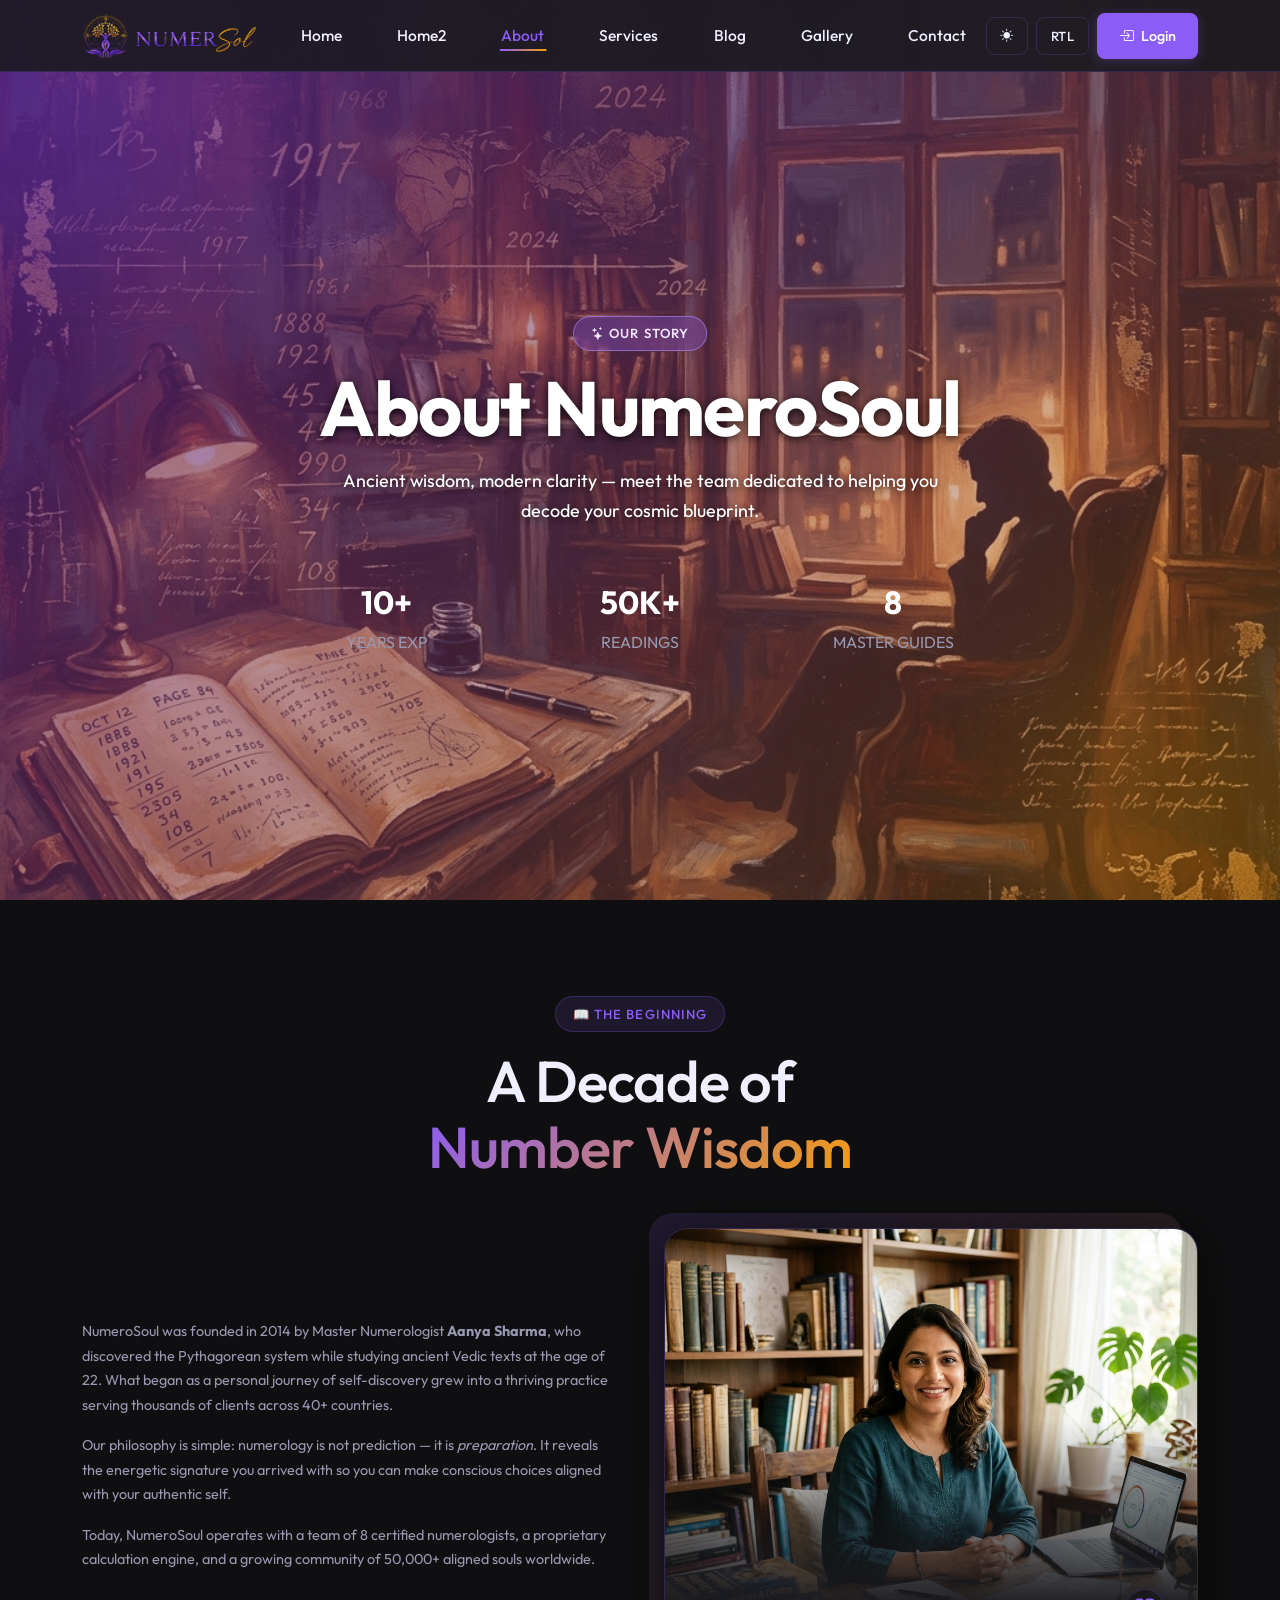
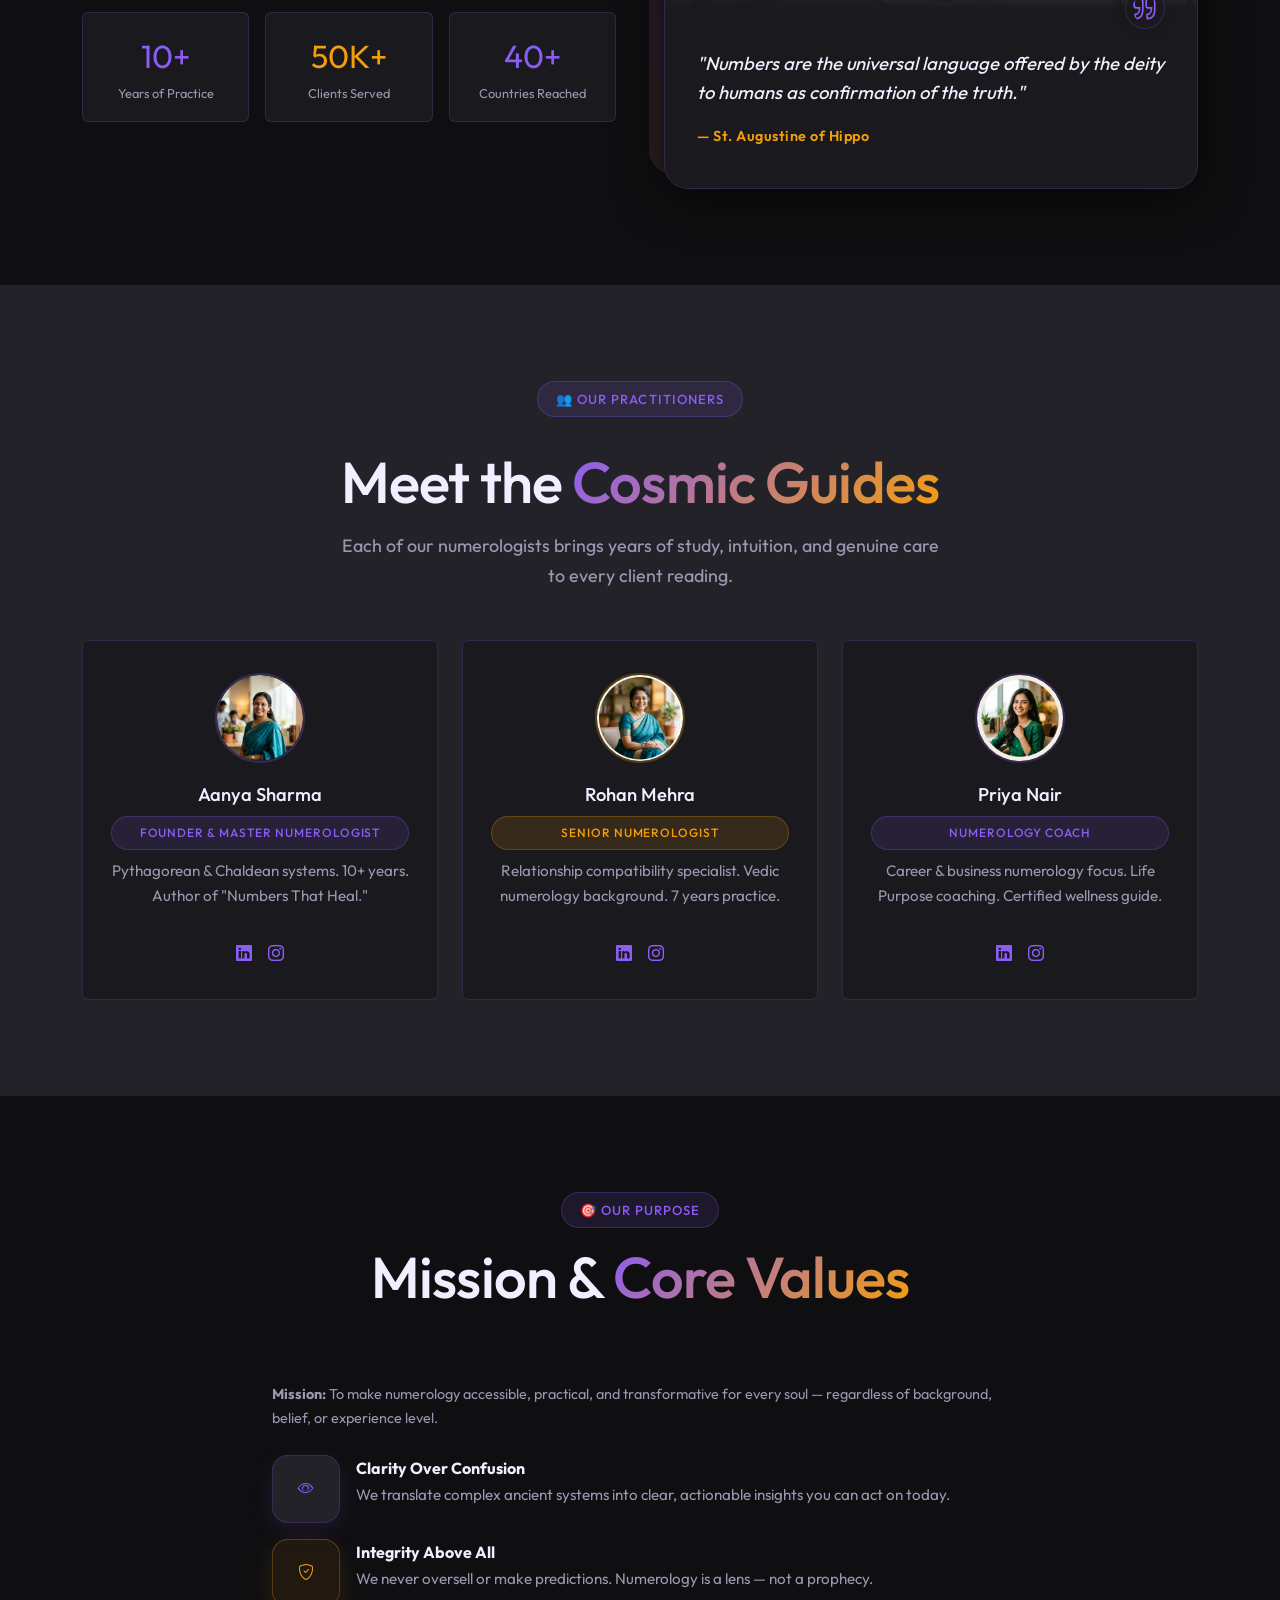
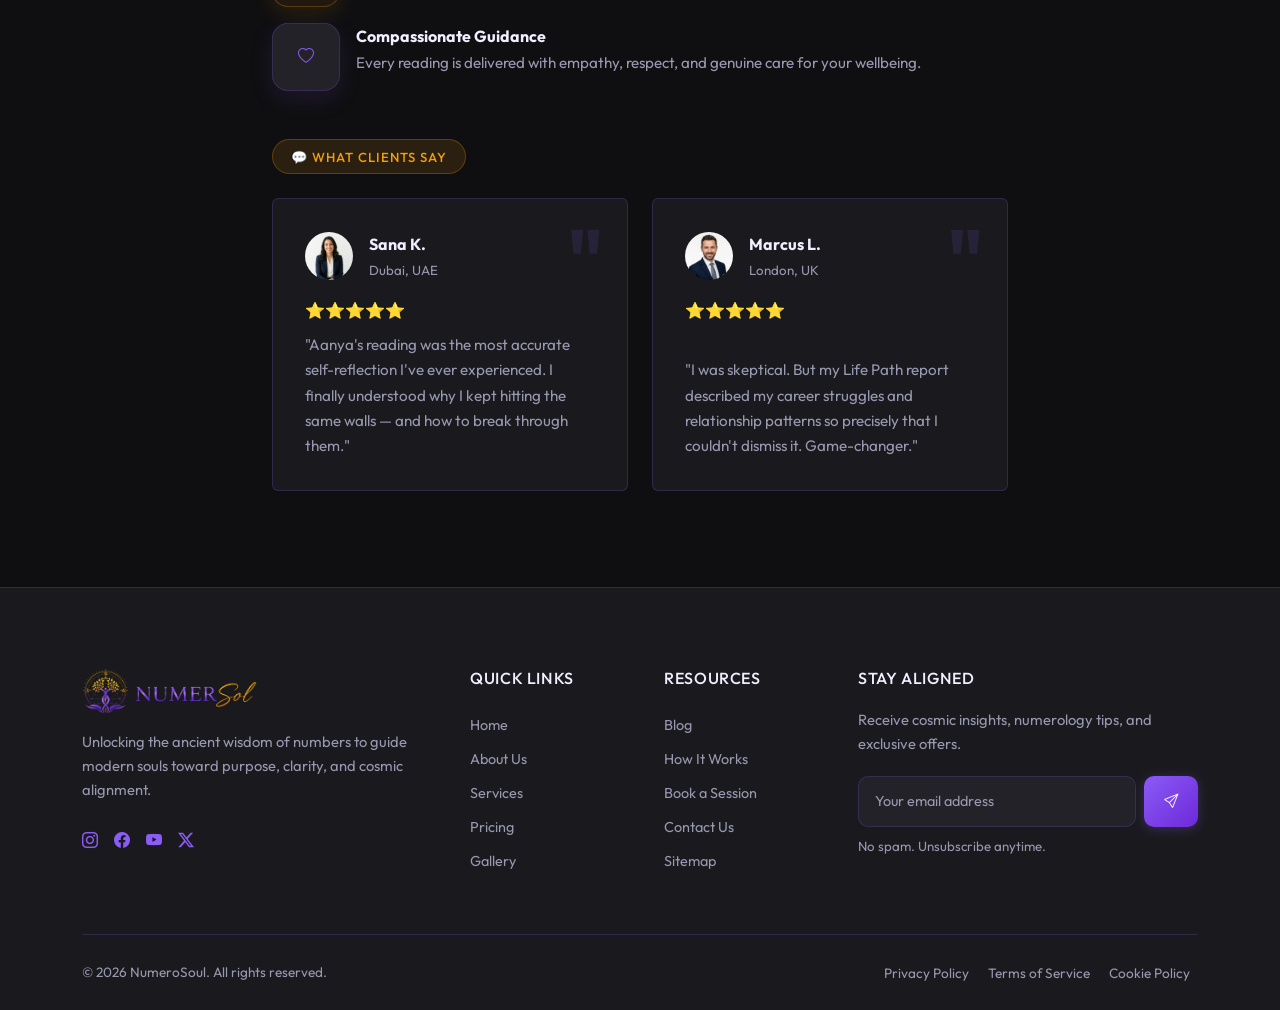
<file: about.html>
<!DOCTYPE html>
<html lang="en" dir="ltr" data-theme="dark">
<head>
  <meta charset="UTF-8" />
  <meta name="viewport" content="width=device-width, initial-scale=1.0" />
  <meta name="description" content="Meet the NumeroSoul team — certified numerologists dedicated to helping you decode your cosmic blueprint through personalized readings and coaching." />
  <meta name="robots" content="index, follow" />
  <meta name="theme-color" content="#8B5CF6" />
  <meta name="author" content="NumeroSoul" />

  <!-- Open Graph -->
  <meta property="og:title" content="About NumeroSoul — Our Story & Team" />
  <meta property="og:description" content="Meet the NumeroSoul team — certified numerologists dedicated to helping you decode your cosmic blueprint through personalized readings and coaching." />
  <meta property="og:type" content="website" />
  <meta property="og:url" content="https://numerosoul.com/about.html" />
  <meta property="og:image" content="assets/images/logo.png" />

  <!-- Twitter Card -->
  <meta name="twitter:card" content="summary_large_image" />
  <meta name="twitter:title" content="About NumeroSoul — Our Story & Team" />
  <meta name="twitter:description" content="Meet the NumeroSoul team — certified numerologists dedicated to helping you decode your cosmic blueprint through personalized readings and coaching." />

  <title>About NumeroSoul — Our Story & Team</title>
  <link rel="canonical" href="https://numerosoul.com/about.html" />
  <link rel="icon" type="image/png" href="assets/images/favicon.png" />
  <link rel="alternate icon" href="assets/images/favicon.ico" />

  <!-- Resource Hints -->
  <link rel="preconnect" href="https://fonts.googleapis.com" />
  <link rel="preconnect" href="https://fonts.gstatic.com" crossorigin />
  <link rel="preload" as="image" href="assets/images/logo_light.png" type="image/png" />
  <link rel="preload" as="image" href="assets/images/logo_dark.png" type="image/png" />
  <link rel="preload" as="style" href="assets/css/style.css" />
  <link href="https://fonts.googleapis.com/css2?family=Outfit:wght@400;450;480;500;510;520;540;560;580&display=swap" rel="stylesheet" />

  <!-- Bootstrap 5 CSS -->
  <link href="https://cdn.jsdelivr.net/npm/bootstrap@5.3.3/dist/css/bootstrap.min.css" rel="stylesheet" crossorigin="anonymous" />

  <!-- Bootstrap Icons -->
  <link href="https://cdn.jsdelivr.net/npm/bootstrap-icons@1.11.3/font/bootstrap-icons.min.css" rel="stylesheet" />

  <!-- Custom CSS -->
  <link rel="stylesheet" href="assets/css/style.css" />
  <link rel="stylesheet" href="assets/css/dark-mode.css" />
  <link rel="stylesheet" href="assets/css/rtl.css" />
  

  <!-- Inline theme pre-apply -->
  <script>
  (function(){
    const t=localStorage.getItem('ns-theme');
    const r=localStorage.getItem('ns-rtl');
    if(t) document.documentElement.setAttribute('data-theme',t);
    if(r==='true') document.documentElement.setAttribute('dir','rtl');
  })();
  </script>
</head>
<body>

  <!-- Skip Navigation -->
  <a href="#main-content" class="skip-link">Skip to main content</a>

  <!-- ============================================================
       HEADER / NAVBAR
       ============================================================ -->
  <nav id="mainNav" role="navigation" aria-label="Main navigation">
    <div class="container d-flex align-items-center justify-content-between" style="height: var(--nav-height);">

      <!-- Logo -->
      <a href="index.html" class="navbar-brand p-0 me-4" aria-label="NumeroSoul Home">
        <img src="assets/images/logo_light.png" class="logo-light" alt="NumeroSoul — Numerology and Life Path Coaching" width="180" height="50" fetchpriority="high" />
        <img src="assets/images/logo_dark.png" class="logo-dark" alt="NumeroSoul — Numerology and Life Path Coaching" width="180" height="50" fetchpriority="high" />
      </a>

      <!-- Desktop Navigation -->
      <ul class="desktop-nav d-flex align-items-center gap-1 mb-0" role="list">
        <li><a href="index.html" class="nav-link-custom">Home</a></li>
        <li><a href="home-2.html" class="nav-link-custom">Home2</a></li>
        <li><a href="about.html" class="nav-link-custom active" aria-current="page">About</a></li>
        <li><a href="services.html" class="nav-link-custom">Services</a></li>
        <li><a href="blog.html" class="nav-link-custom">Blog</a></li>
        <li><a href="gallery.html" class="nav-link-custom">Gallery</a></li>
        <li><a href="contact.html" class="nav-link-custom">Contact</a></li>
        
      </ul>

      <!-- Right Controls -->
      <div class="d-flex align-items-center gap-2">
        <button class="nav-toggle-btn" data-theme-toggle aria-label="Toggle theme" id="themeToggleDesktop"><i class="bi bi-moon-stars"></i></button>
        <button class="nav-toggle-btn" data-rtl-toggle aria-label="Toggle RTL" id="rtlToggleDesktop">RTL</button>
        <a href="login.html" class="btn-primary-custom d-none d-lg-inline-flex" id="loginBtn" style="font-size:0.9rem;padding:0.55rem 1.25rem;">
          <i class="bi bi-box-arrow-in-right" aria-hidden="true"></i> Login
        </a>
        <button class="navbar-toggler-custom mobile-nav-toggle"
                data-bs-toggle="offcanvas"
                data-bs-target="#mobileMenu"
                aria-controls="mobileMenu"
                aria-label="Open navigation menu"
                id="mobileMenuBtn">
          <span></span><span></span><span></span>
        </button>
      </div>
    </div>
  </nav>

  <!-- Mobile Offcanvas Menu -->
  <div class="offcanvas offcanvas-start offcanvas-custom" tabindex="-1" id="mobileMenu" aria-labelledby="mobileMenuLabel">
    <div class="offcanvas-header border-bottom" style="border-color: var(--border) !important;">
      <img src="assets/images/logo_light.png" class="logo-light" alt="NumeroSoul Logo" height="42" width="160" style="max-width:160px;object-fit:contain;" loading="lazy" />
      <img src="assets/images/logo_dark.png" class="logo-dark" alt="NumeroSoul Logo" height="42" width="160" style="max-width:160px;object-fit:contain;" loading="lazy" />
      <button type="button" class="btn-close" data-bs-dismiss="offcanvas" aria-label="Close menu"
              style="filter: var(--bs-btn-close-white-filter, none); opacity: 0.7;"></button>
    </div>
    <div class="offcanvas-body d-flex flex-column justify-content-between">
      <ul class="mb-0" role="list">
        <li><a href="index.html" class="offcanvas-nav-link">Home</a></li>
        <li><a href="home-2.html" class="offcanvas-nav-link">Home2</a></li>
        <li><a href="about.html" class="offcanvas-nav-link active" aria-current="page">About</a></li>
        <li><a href="services.html" class="offcanvas-nav-link">Services</a></li>
        <li><a href="blog.html" class="offcanvas-nav-link">Blog</a></li>
        <li><a href="gallery.html" class="offcanvas-nav-link">Gallery</a></li>
        <li><a href="contact.html" class="offcanvas-nav-link">Contact</a></li>
        
      </ul>
      <div class="d-flex flex-column gap-2 mt-4 pb-2">
        <div class="d-flex gap-2">
          <button class="nav-toggle-btn flex-fill" data-theme-toggle id="themeToggleMobile"><i class="bi bi-moon-stars"></i></button>
          <button class="nav-toggle-btn flex-fill" data-rtl-toggle id="rtlToggleMobile">RTL</button>
        </div>
        <a href="login.html" class="btn-primary-custom text-center justify-content-center">
          <i class="bi bi-box-arrow-in-right" aria-hidden="true"></i> Login
        </a>
      </div>
    </div>
  </div>
  <main id="main-content" role="main">

  <!-- ============================================================
       PAGE HERO / BANNER
       ============================================================ -->
  <section class="page-hero bg-about" aria-label="Page header">
    <div class="page-hero-bg-orb page-hero-bg-orb-1" aria-hidden="true"></div>
    <div class="page-hero-bg-orb page-hero-bg-orb-2" aria-hidden="true"></div>
    <div class="container position-relative" style="z-index:2;">
      <div class="page-hero-content text-center">
        <div class="section-badge mb-3 reveal"><i class="bi bi-stars"></i> Our Story</div>
        <h1 class="page-hero-title animate-up">About NumeroSoul</h1>
        <p class="lead page-hero-subtitle animate-up delay-1">Ancient wisdom, modern clarity — meet the team dedicated to helping you decode your cosmic blueprint.</p>

        <div class="row justify-content-center mt-5 animate-up delay-2">
            <div class="col-md-8">
                <div class="row text-center g-4">
                    <div class="col-12 col-md-4">
                        <div class="fs-2 fw-bold text-primary">10+</div>
                        <div class="fs-sm text-muted text-uppercase tracking-wide">Years Exp</div>
                    </div>
                    <div class="col-12 col-md-4 about-stat-middle">
                        <div class="fs-2 fw-bold text-secondary">50K+</div>
                        <div class="fs-sm text-muted text-uppercase tracking-wide">Readings</div>
                    </div>
                    <div class="col-12 col-md-4">
                        <div class="fs-2 fw-bold text-success">8</div>
                        <div class="fs-sm text-muted text-uppercase tracking-wide">Master Guides</div>
                    </div>
                </div>
            </div>
        </div>

</div>
    </div>
  </section>

  <!-- ============================================================
       SECTION 2 — OUR STORY
       ============================================================ -->
  <section id="our-story" class="section-pad" aria-labelledby="story-heading">
    <div class="container">
      <div class="text-center mb-5 reveal">
        <div class="section-badge mb-3">📖 The Beginning</div>
        <h2 id="story-heading">A Decade of<br><span class="text-gradient">Number Wisdom</span></h2>
      </div>
      <div class="row align-items-center g-5">
        <div class="col-lg-6 reveal">
          <p class="mt-4">NumeroSoul was founded in 2014 by Master Numerologist <strong>Aanya Sharma</strong>, who discovered the Pythagorean system while studying ancient Vedic texts at the age of 22. What began as a personal journey of self-discovery grew into a thriving practice serving thousands of clients across 40+ countries.</p>
          <p>Our philosophy is simple: numerology is not prediction — it is <em>preparation</em>. It reveals the energetic signature you arrived with so you can make conscious choices aligned with your authentic self.</p>
          <p>Today, NumeroSoul operates with a team of 8 certified numerologists, a proprietary calculation engine, and a growing community of 50,000+ aligned souls worldwide.</p>
          
          <div class="row g-3 mt-4">
            <div class="col-4">
              <div class="p-3 border rounded text-center h-100" style="background: var(--bg-card); border-color: var(--border) !important;">
                <div class="fw-600" style="font-size:2rem;color:var(--primary);">10+</div>
                <div class="caption text-muted" style="font-size:0.8rem;">Years of Practice</div>
              </div>
            </div>
            <div class="col-4">
              <div class="p-3 border rounded text-center h-100" style="background: var(--bg-card); border-color: var(--border) !important;">
                <div class="fw-600" style="font-size:2rem;color:var(--secondary);">50K+</div>
                <div class="caption text-muted" style="font-size:0.8rem;">Clients Served</div>
              </div>
            </div>
            <div class="col-4">
              <div class="p-3 border rounded text-center h-100" style="background: var(--bg-card); border-color: var(--border) !important;">
                <div class="fw-600" style="font-size:2rem;color:var(--primary);">40+</div>
                <div class="caption text-muted" style="font-size:0.8rem;">Countries Reached</div>
              </div>
            </div>
          </div>
        </div>
        
        <div class="col-lg-6 reveal delay-1">
          <div class="position-relative">
            <!-- Decorative Backing -->
            <div style="position:absolute; top:-15px; left:-15px; right:15px; bottom:15px; background: linear-gradient(135deg, var(--primary), var(--secondary)); border-radius: 24px; opacity: 0.15; z-index: 0;"></div>
            
            <!-- Main Content Card -->
            <div style="position:relative; z-index:1; border:1px solid var(--border); border-radius:24px; overflow:hidden; background:var(--bg-card); box-shadow:var(--shadow-lg); transition: transform 0.3s ease;"
                 onmouseover="this.style.transform='translateY(-5px)'"
                 onmouseout="this.style.transform='translateY(0)'">
              <!-- Portrait Image -->
              <div style="height: 380px; overflow: hidden; position: relative;">
                <img src="assets/images/founder.png" alt="Aanya Sharma, Founder of NumeroSoul" style="width:100%; height:100%; object-fit:cover;" />
                <div style="position:absolute; bottom:0; left:0; width:100%; height:50%; background: linear-gradient(to top, var(--bg-card) 0%, transparent 100%);"></div>
              </div>
              <!-- Quote Section -->
              <div style="padding: 2.5rem 2rem; position: relative; background: var(--bg-card);">
                <!-- Giant quote mark SVG -->
                <svg width="40" height="40" viewBox="0 0 24 24" fill="none" stroke="var(--primary)" stroke-width="1.5" style="position:absolute; top: -20px; right: 2rem; background: var(--bg-card); border-radius: 50%; padding: 6px; box-shadow: 0 4px 10px rgba(0,0,0,0.1); border: 1px solid var(--border);" aria-hidden="true">
                  <path d="M3 21c3 0 7-1 7-8V5c0-1.25-.75-2-2-2H4c-1.25 0-2 .75-2 2v4c0 1.25.75 2 2 2h3c0 4-2 6-4 6v1zm11 0c3 0 7-1 7-8V5c0-1.25-.75-2-2-2h-4c-1.25 0-2 .75-2 2v4c0 1.25.75 2 2 2h3c0 4-2 6-4 6v1z"/>
                </svg>
                <blockquote style="font-size:1.15rem; font-weight:450; font-style:italic; color:var(--text); margin:0; line-height: 1.6;">
                  "Numbers are the universal language offered by the deity to humans as confirmation of the truth."
                </blockquote>
                <cite style="display:block; margin-top:1rem; font-size:0.9rem; color:var(--secondary); font-weight:600; letter-spacing: 0.5px; font-style: normal;">— St. Augustine of Hippo</cite>
              </div>
            </div>
          </div>
        </div>
      </div>
    </div>
  </section>

  <!-- ============================================================
       SECTION 3 — TEAM
       ============================================================ -->
  <section id="team" class="section-pad bg-alt" aria-labelledby="team-heading">
    <div class="container">
      <div class="text-center mb-5">
        <div class="section-badge reveal">👥 Our Practitioners</div>
        <h2 id="team-heading" class="mt-3 reveal delay-1">Meet the <span class="text-gradient">Cosmic Guides</span></h2>
        <p class="lead max-w-600 mx-auto mt-3 reveal delay-2">Each of our numerologists brings years of study, intuition, and genuine care to every client reading.</p>
      </div>
      <div class="row g-4 justify-content-center">
        <div class="col-sm-6 col-lg-4 reveal">
          <div class="card-custom text-center">
            <img src="assets/images/testimonials/p1.png" alt="Aanya Sharma" style="width:90px;height:90px;border-radius:50%;object-fit:cover;margin:0 auto 1.25rem;border:2px solid rgba(139,92,246,0.25);display:block;">
            <h3 class="card-title-custom">Aanya Sharma</h3>
            <div class="section-badge mb-2" style="font-size:0.75rem;">Founder & Master Numerologist</div>
            <p class="card-text-custom">Pythagorean & Chaldean systems. 10+ years. Author of "Numbers That Heal."</p>
            <div class="d-flex justify-content-center gap-3 mt-auto pt-3">
              <a href="#" aria-label="Aanya's LinkedIn" class="footer-social-link"><i class="bi bi-linkedin" aria-hidden="true"></i></a>
              <a href="#" aria-label="Aanya's Instagram" class="footer-social-link"><i class="bi bi-instagram" aria-hidden="true"></i></a>
            </div>
          </div>
        </div>
        <div class="col-sm-6 col-lg-4 reveal delay-1">
          <div class="card-custom text-center">
            <img src="assets/images/testimonials/p4.png" alt="Rohan Mehra" style="width:90px;height:90px;border-radius:50%;object-fit:cover;margin:0 auto 1.25rem;border:2px solid rgba(245,158,11,0.25);display:block;">
            <h3 class="card-title-custom">Rohan Mehra</h3>
            <div class="section-badge section-badge-gold mb-2" style="font-size:0.75rem;">Senior Numerologist</div>
            <p class="card-text-custom">Relationship compatibility specialist. Vedic numerology background. 7 years practice.</p>
            <div class="d-flex justify-content-center gap-3 mt-auto pt-3">
              <a href="#" aria-label="Rohan's LinkedIn" class="footer-social-link"><i class="bi bi-linkedin" aria-hidden="true"></i></a>
              <a href="#" aria-label="Rohan's Instagram" class="footer-social-link"><i class="bi bi-instagram" aria-hidden="true"></i></a>
            </div>
          </div>
        </div>
        <div class="col-sm-6 col-lg-4 reveal delay-2">
          <div class="card-custom text-center">
            <img src="assets/images/testimonials/p3.png" alt="Priya Nair" style="width:90px;height:90px;border-radius:50%;object-fit:cover;margin:0 auto 1.25rem;border:2px solid rgba(139,92,246,0.25);display:block;">
            <h3 class="card-title-custom">Priya Nair</h3>
            <div class="section-badge mb-2" style="font-size:0.75rem;">Numerology Coach</div>
            <p class="card-text-custom">Career & business numerology focus. Life Purpose coaching. Certified wellness guide.</p>
            <div class="d-flex justify-content-center gap-3 mt-auto pt-3">
              <a href="#" aria-label="Priya's LinkedIn" class="footer-social-link"><i class="bi bi-linkedin" aria-hidden="true"></i></a>
              <a href="#" aria-label="Priya's Instagram" class="footer-social-link"><i class="bi bi-instagram" aria-hidden="true"></i></a>
            </div>
          </div>
        </div>
      </div>
    </div>
  </section>

  <!-- ============================================================
       SECTION 4 — MISSION, VALUES & TESTIMONIAL (2 on about page)
       ============================================================ -->
  <section id="mission" class="section-pad" aria-labelledby="mission-heading">
    <div class="container">
      <div class="text-center mb-5 reveal">
        <div class="section-badge mb-3">🎯 Our Purpose</div>
        <h2 id="mission-heading">Mission &amp; <span class="text-gradient">Core Values</span></h2>
      </div>
      <div class="row justify-content-center mb-5">
        <div class="col-lg-10 col-xl-8 reveal">
          <p class="mt-4"><strong>Mission:</strong> To make numerology accessible, practical, and transformative for every soul — regardless of background, belief, or experience level.</p>
          <div class="d-flex flex-column gap-3 mt-4">
            <div class="d-flex flex-column flex-sm-row gap-3 align-items-center align-items-sm-start text-center text-sm-start">
              <div class="card-icon card-icon-purple" style="flex-shrink:0;margin:0;"><i class="bi bi-eye" aria-hidden="true"></i></div>
              <div><strong>Clarity Over Confusion</strong><p class="card-text-custom mb-0">We translate complex ancient systems into clear, actionable insights you can act on today.</p></div>
            </div>
            <div class="d-flex flex-column flex-sm-row gap-3 align-items-center align-items-sm-start text-center text-sm-start">
              <div class="card-icon card-icon-gold" style="flex-shrink:0;margin:0;"><i class="bi bi-shield-check" aria-hidden="true"></i></div>
              <div><strong>Integrity Above All</strong><p class="card-text-custom mb-0">We never oversell or make predictions. Numerology is a lens — not a prophecy.</p></div>
            </div>
            <div class="d-flex flex-column flex-sm-row gap-3 align-items-center align-items-sm-start text-center text-sm-start">
              <div class="card-icon card-icon-purple" style="flex-shrink:0;margin:0;"><i class="bi bi-heart" aria-hidden="true"></i></div>
              <div><strong>Compassionate Guidance</strong><p class="card-text-custom mb-0">Every reading is delivered with empathy, respect, and genuine care for your wellbeing.</p></div>
            </div>
          </div>
        </div>
      </div>
      
      <div class="row justify-content-center">
        <div class="col-lg-10 col-xl-8 reveal delay-1">
          <div class="section-badge section-badge-gold mb-4 text-center text-sm-start">💬 What Clients Say</div>
          <div class="row g-4">
            <div class="col-sm-6">
              <div class="testimonial-card h-100 d-flex flex-column">
                <div class="d-flex gap-3 align-items-center mb-3">
                  <img src="assets/images/testimonials/sana.png" alt="Sana K." style="width:48px;height:48px;border-radius:50%;object-fit:cover;">
                  <div><strong>Sana K.</strong><div class="caption">Dubai, UAE</div></div>
                </div>
                <div class="d-flex mb-2" aria-label="5 out of 5 stars">⭐⭐⭐⭐⭐</div>
                <p class="card-text-custom mb-0 mt-auto">"Aanya's reading was the most accurate self-reflection I've ever experienced. I finally understood why I kept hitting the same walls — and how to break through them."</p>
              </div>
            </div>
            <div class="col-sm-6">
              <div class="testimonial-card h-100 d-flex flex-column">
                <div class="d-flex gap-3 align-items-center mb-3">
                  <img src="assets/images/testimonials/marcus.png" alt="Marcus L." style="width:48px;height:48px;border-radius:50%;object-fit:cover;">
                  <div><strong>Marcus L.</strong><div class="caption">London, UK</div></div>
                </div>
                <div class="d-flex mb-2" aria-label="5 out of 5 stars">⭐⭐⭐⭐⭐</div>
                <p class="card-text-custom mb-0 mt-auto">"I was skeptical. But my Life Path report described my career struggles and relationship patterns so precisely that I couldn't dismiss it. Game-changer."</p>
              </div>
            </div>
          </div>
        </div>
      </div>
    </div>
  </section>
  </main>

  <!-- ============================================================
       FOOTER
       ============================================================ -->
  <footer id="footer" role="contentinfo">
    <div class="container">
      <div class="row g-4 g-lg-5 footer-top">

        <!-- Brand Column -->
        <div class="col-lg-4">
          <div class="footer-logo mb-3">
            <img src="assets/images/logo_light.png" class="logo-light" alt="NumeroSoul Logo" width="180" height="50" fetchpriority="high" />
            <img src="assets/images/logo_dark.png" class="logo-dark" alt="NumeroSoul Logo" width="180" height="50" fetchpriority="high" />
          </div>
          <p class="footer-brief">
            Unlocking the ancient wisdom of numbers to guide modern souls toward purpose, clarity, and cosmic alignment.
          </p>
          <div class="d-flex gap-3 mt-4 social-icons-row">
            <a href="https://instagram.com/numerosoul" class="footer-social-link" aria-label="Instagram" target="_blank" rel="noopener">
              <i class="bi bi-instagram" aria-hidden="true"></i>
            </a>
            <a href="https://facebook.com/numerosoul" class="footer-social-link" aria-label="Facebook" target="_blank" rel="noopener">
              <i class="bi bi-facebook" aria-hidden="true"></i>
            </a>
            <a href="https://youtube.com/numerosoul" class="footer-social-link" aria-label="YouTube" target="_blank" rel="noopener">
              <i class="bi bi-youtube" aria-hidden="true"></i>
            </a>
            <a href="https://twitter.com/numerosoul" class="footer-social-link" aria-label="Twitter / X" target="_blank" rel="noopener">
              <i class="bi bi-twitter-x" aria-hidden="true"></i>
            </a>
          </div>
        </div>

        <!-- Quick Links -->
        <div class="col-sm-6 col-lg-2">
          <h3 class="footer-heading">Quick Links</h3>
          <ul class="footer-links">
            <li><a href="index.html" class="footer-link">Home</a></li>
            <li><a href="about.html" class="footer-link">About Us</a></li>
            <li><a href="services.html" class="footer-link">Services</a></li>
            <li><a href="blog.html" class="footer-link">Pricing</a></li>
            <li><a href="gallery.html" class="footer-link">Gallery</a></li>
          </ul>
        </div>

        <!-- Resources -->
        <div class="col-sm-6 col-lg-2">
          <h3 class="footer-heading">Resources</h3>
          <ul class="footer-links">
            <li><a href="blog.html" class="footer-link">Blog</a></li>
            <li><a href="home-2.html" class="footer-link">How It Works</a></li>
            <li><a href="contact.html" class="footer-link">Book a Session</a></li>
            <li><a href="contact.html" class="footer-link">Contact Us</a></li>
            <li><a href="404.html" class="footer-link">Sitemap</a></li>
          </ul>
        </div>

        <!-- Newsletter -->
        <div class="col-lg-4">
          <h3 class="footer-heading">Stay Aligned</h3>
          <p class="footer-brief">Receive cosmic insights, numerology tips, and exclusive offers.</p>
          <!-- Mailchimp / ConvertKit placeholder -->
          <!-- ACTION: Replace with Mailchimp embed or ConvertKit form URL -->
          <form class="newsletter-form" id="footerNewsletter" novalidate aria-label="Newsletter signup">
            <input
              type="email"
              class="newsletter-input"
              placeholder="Your email address"
              aria-label="Email address"
              required
              autocomplete="email"
            />
            <button type="submit" class="btn-primary-custom newsletter-btn" aria-label="Subscribe to newsletter">
              <i class="bi bi-send" aria-hidden="true"></i>
            </button>
          </form>
          <p class="caption mt-2">No spam. Unsubscribe anytime.</p>
        </div>

      </div>

      <!-- Footer Bottom -->
      <div class="footer-bottom">
        <p class="footer-copyright mb-0">
          © <span id="footerYear">2026</span> NumeroSoul. All rights reserved.
        </p>
        <div class="footer-bottom-links">
          <a href="#">Privacy Policy</a>
          <a href="#">Terms of Service</a>
          <a href="#">Cookie Policy</a>
        </div>
      </div>
    </div>

    <!-- Back to Top Button -->
    <button id="backToTop" aria-label="Back to top">
      <i class="bi bi-chevron-up" aria-hidden="true"></i>
    </button>
  </footer>

  <!-- Bootstrap 5 JS -->
  <script src="https://cdn.jsdelivr.net/npm/bootstrap@5.3.3/dist/js/bootstrap.bundle.min.js" crossorigin="anonymous" defer></script>
  <!-- Custom JS (ES6 module, deferred) -->
  <script src="assets/js/main.js" type="module" defer></script>
</body>
</html>
</file>
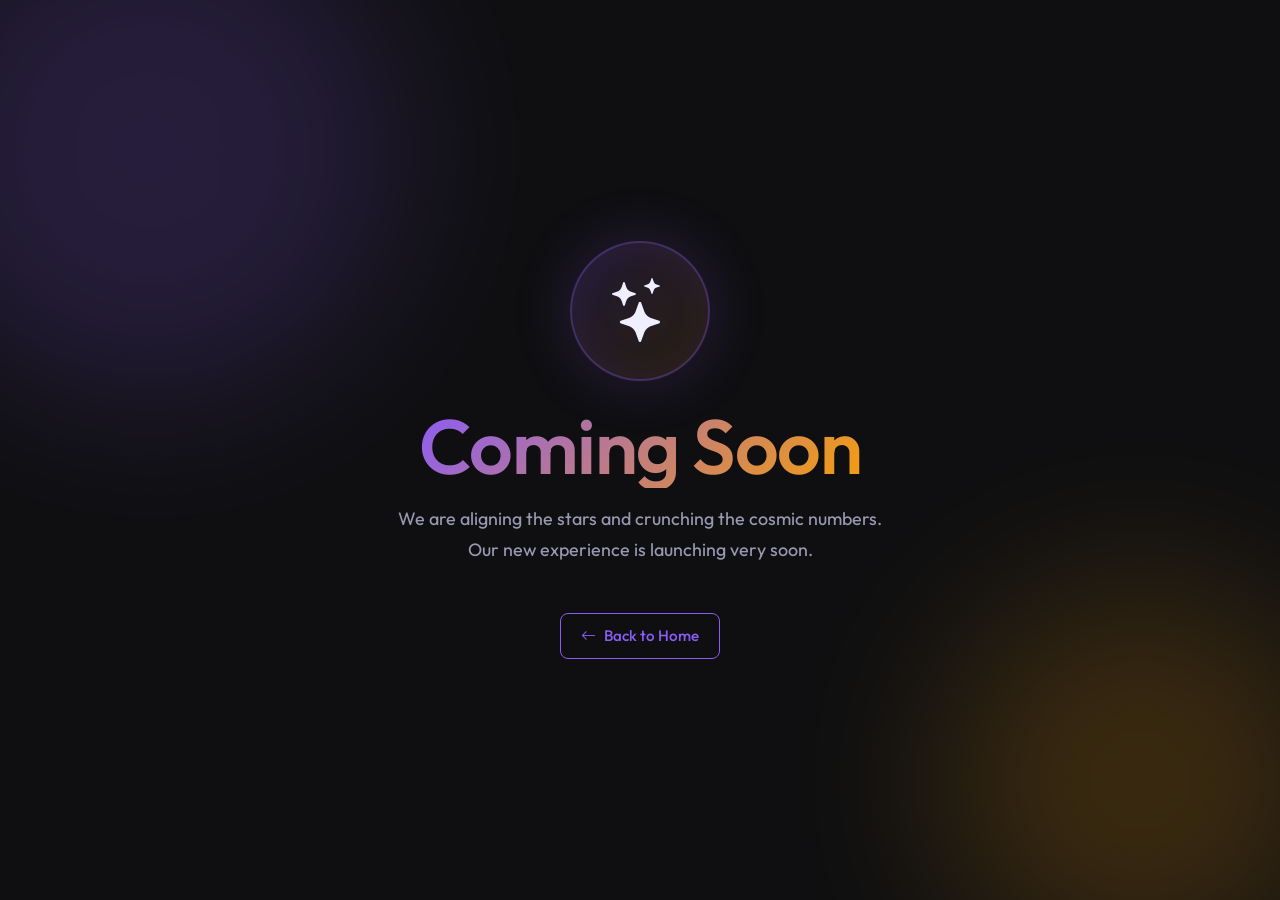
<file: coming-soon.html>
<!DOCTYPE html>
<html lang="en" dir="ltr" data-theme="dark">
<head>
  <meta charset="UTF-8" />
  <meta name="viewport" content="width=device-width, initial-scale=1.0" />
  <meta name="description" content="Coming soon" />
  <meta name="robots" content="index, follow" />
  <meta name="theme-color" content="#8B5CF6" />
  <meta name="author" content="NumeroSoul" />

  <!-- Open Graph -->
  <meta property="og:title" content="Coming Soon - NumeroSoul" />
  <meta property="og:description" content="Coming soon" />
  <meta property="og:type" content="website" />
  <meta property="og:url" content="https://numerosoul.com/coming-soon.html" />
  <meta property="og:image" content="assets/images/logo.png" />

  <!-- Twitter Card -->
  <meta name="twitter:card" content="summary_large_image" />
  <meta name="twitter:title" content="Coming Soon - NumeroSoul" />
  <meta name="twitter:description" content="Coming soon" />

  <title>Coming Soon - NumeroSoul</title>
  <link rel="canonical" href="https://numerosoul.com/coming-soon.html" />
  <link rel="icon" type="image/png" href="assets/images/favicon.png" />
  <link rel="alternate icon" href="assets/images/favicon.ico" />

  <!-- Resource Hints -->
  <link rel="preconnect" href="https://fonts.googleapis.com" />
  <link rel="preconnect" href="https://fonts.gstatic.com" crossorigin />
  <link rel="preload" as="image" href="assets/images/logo_light.png" type="image/png" />
  <link rel="preload" as="image" href="assets/images/logo_dark.png" type="image/png" />
  <link rel="preload" as="style" href="assets/css/style.css" />
  <link href="https://fonts.googleapis.com/css2?family=Outfit:wght@400;450;480;500;510;520;540;560;580&display=swap" rel="stylesheet" />

  <!-- Bootstrap 5 CSS -->
  <link href="https://cdn.jsdelivr.net/npm/bootstrap@5.3.3/dist/css/bootstrap.min.css" rel="stylesheet" crossorigin="anonymous" />

  <!-- Bootstrap Icons -->
  <link href="https://cdn.jsdelivr.net/npm/bootstrap-icons@1.11.3/font/bootstrap-icons.min.css" rel="stylesheet" />

  <!-- Custom CSS -->
  <link rel="stylesheet" href="assets/css/style.css" />
  <link rel="stylesheet" href="assets/css/dark-mode.css" />
  <link rel="stylesheet" href="assets/css/rtl.css" />
  

  <!-- Inline theme pre-apply -->
  <script>
  (function(){
    const t=localStorage.getItem('ns-theme');
    const r=localStorage.getItem('ns-rtl');
    if(t) document.documentElement.setAttribute('data-theme',t);
    if(r==='true') document.documentElement.setAttribute('dir','rtl');
  })();
  </script>
</head>
<body>
  <main role="main">

<div class="d-flex flex-column justify-content-center align-items-center text-center px-3" style="min-height: 100vh; position: relative; overflow: hidden;">
  <div class="hero-bg-orb hero-bg-orb-1" aria-hidden="true"></div>
  <div class="hero-bg-orb hero-bg-orb-2" aria-hidden="true"></div>
  <div class="hero-mandala mb-4" style="width: 140px; height: 140px; font-size: 4rem;"><i class="bi bi-stars"></i></div>
  <h1 class="text-gradient mb-3">Coming Soon</h1>
  <p class="lead mb-5" style="max-width: 500px;">
    We are aligning the stars and crunching the cosmic numbers. Our new experience is launching very soon.
  </p>
  <a href="index.html" class="btn-outline-primary-custom" style="position: relative; z-index: 10;">
    <i class="bi bi-arrow-left" aria-hidden="true"></i> Back to Home
  </a>
</div>

  </main>

  <!-- Bootstrap 5 JS -->
  <script src="https://cdn.jsdelivr.net/npm/bootstrap@5.3.3/dist/js/bootstrap.bundle.min.js" crossorigin="anonymous" defer></script>
  <!-- Custom JS (ES6 module, deferred) -->
  <script src="assets/js/main.js" type="module" defer></script>
</body>
</html>
</file>
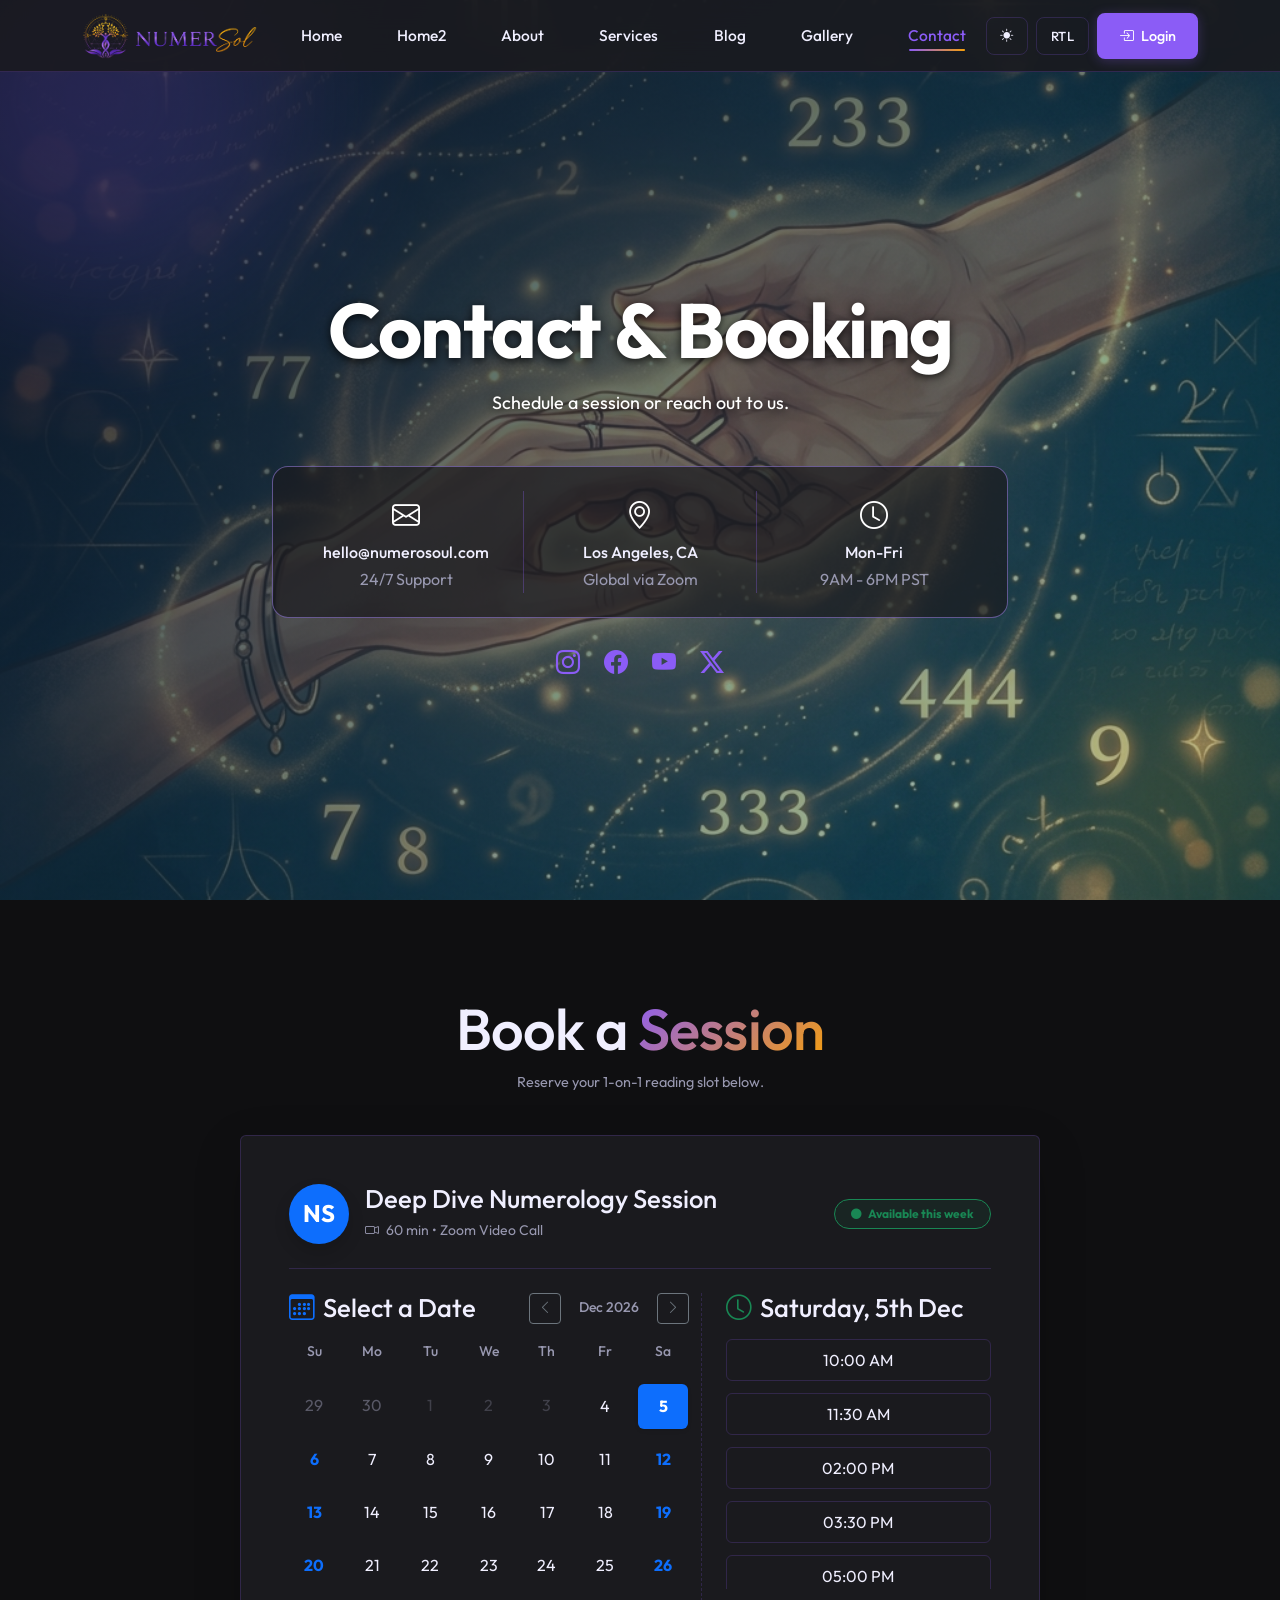
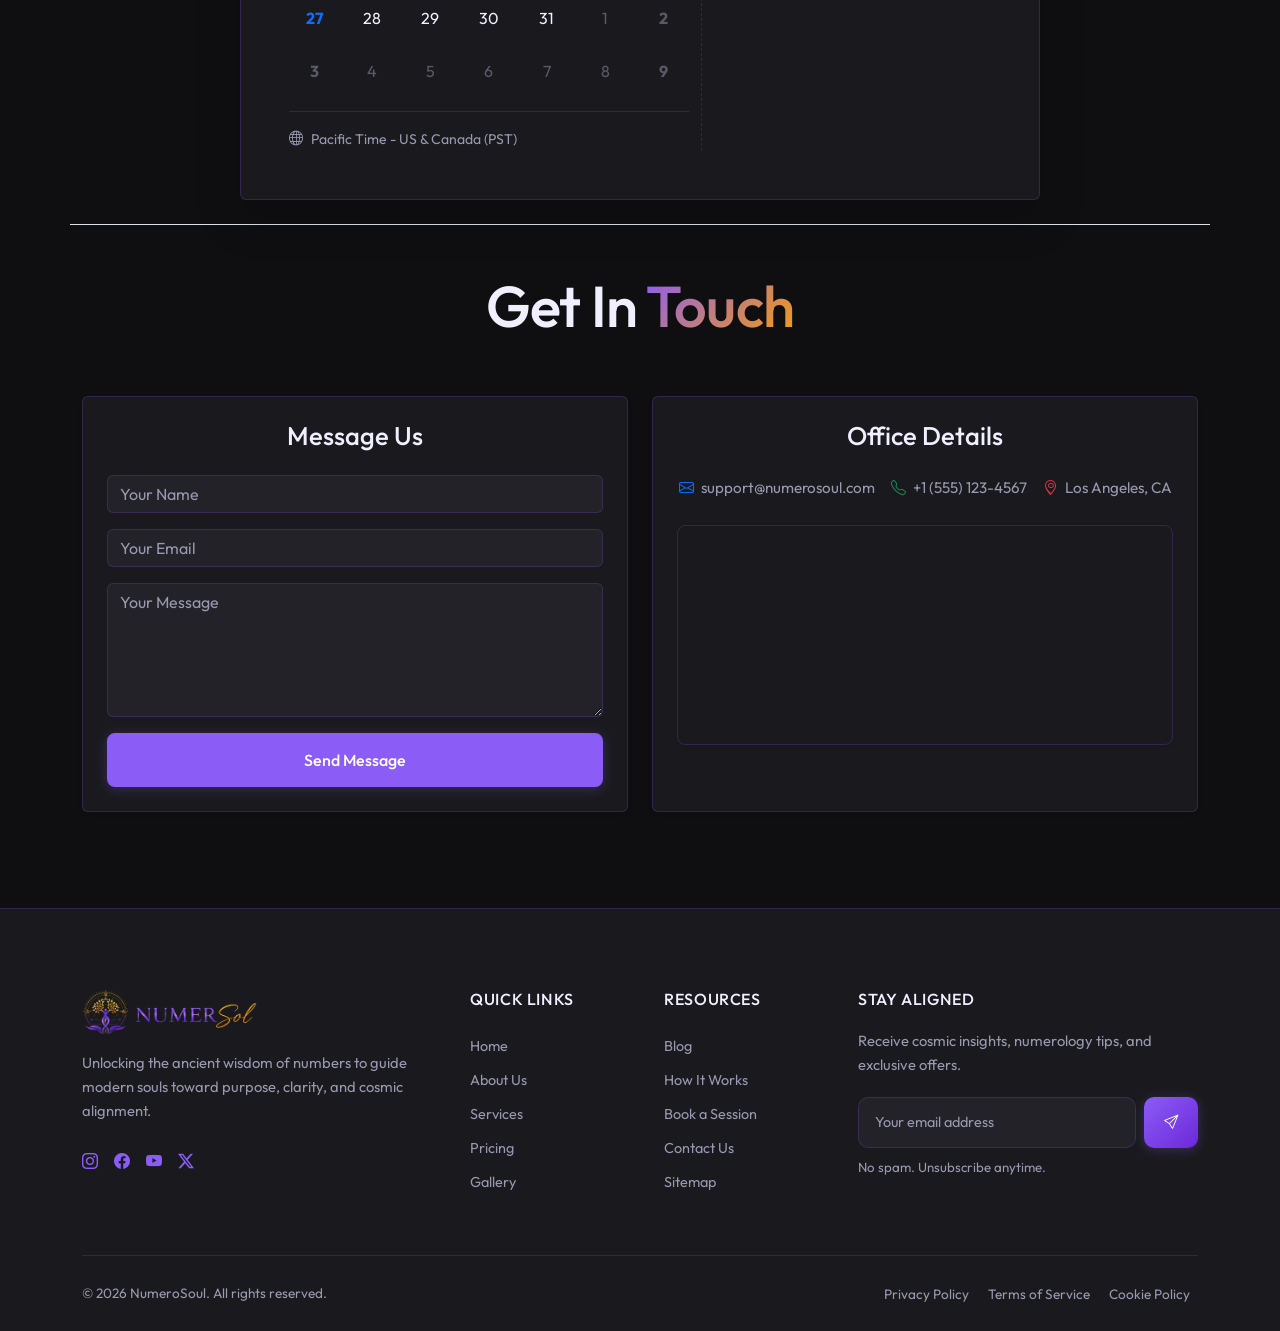
<file: contact.html>
<!DOCTYPE html>
<html lang="en" dir="ltr" data-theme="dark">
<head>
  <meta charset="UTF-8" />
  <meta name="viewport" content="width=device-width, initial-scale=1.0" />
  <meta name="description" content="Contact us" />
  <meta name="robots" content="index, follow" />
  <meta name="theme-color" content="#8B5CF6" />
  <meta name="author" content="NumeroSoul" />

  <!-- Open Graph -->
  <meta property="og:title" content="Contact Us - NumeroSoul" />
  <meta property="og:description" content="Contact us" />
  <meta property="og:type" content="website" />
  <meta property="og:url" content="https://numerosoul.com/contact.html" />
  <meta property="og:image" content="assets/images/logo.png" />

  <!-- Twitter Card -->
  <meta name="twitter:card" content="summary_large_image" />
  <meta name="twitter:title" content="Contact Us - NumeroSoul" />
  <meta name="twitter:description" content="Contact us" />

  <title>Contact Us - NumeroSoul</title>
  <link rel="canonical" href="https://numerosoul.com/contact.html" />
  <link rel="icon" type="image/png" href="assets/images/favicon.png" />
  <link rel="alternate icon" href="assets/images/favicon.ico" />

  <!-- Resource Hints -->
  <link rel="preconnect" href="https://fonts.googleapis.com" />
  <link rel="preconnect" href="https://fonts.gstatic.com" crossorigin />
  <link rel="preload" as="image" href="assets/images/logo_light.png" type="image/png" />
  <link rel="preload" as="image" href="assets/images/logo_dark.png" type="image/png" />
  <link rel="preload" as="style" href="assets/css/style.css" />
  <link href="https://fonts.googleapis.com/css2?family=Outfit:wght@400;450;480;500;510;520;540;560;580&display=swap" rel="stylesheet" />

  <!-- Bootstrap 5 CSS -->
  <link href="https://cdn.jsdelivr.net/npm/bootstrap@5.3.3/dist/css/bootstrap.min.css" rel="stylesheet" crossorigin="anonymous" />

  <!-- Bootstrap Icons -->
  <link href="https://cdn.jsdelivr.net/npm/bootstrap-icons@1.11.3/font/bootstrap-icons.min.css" rel="stylesheet" />

  <!-- Custom CSS -->
  <link rel="stylesheet" href="assets/css/style.css" />
  <link rel="stylesheet" href="assets/css/dark-mode.css" />
  <link rel="stylesheet" href="assets/css/rtl.css" />
  

  <!-- Inline theme pre-apply -->
  <script>
  (function(){
    const t=localStorage.getItem('ns-theme');
    const r=localStorage.getItem('ns-rtl');
    if(t) document.documentElement.setAttribute('data-theme',t);
    if(r==='true') document.documentElement.setAttribute('dir','rtl');
  })();
  </script>
</head>
<body>

  <!-- Skip Navigation -->
  <a href="#main-content" class="skip-link">Skip to main content</a>

  <!-- ============================================================
       HEADER / NAVBAR
       ============================================================ -->
  <nav id="mainNav" role="navigation" aria-label="Main navigation">
    <div class="container d-flex align-items-center justify-content-between" style="height: var(--nav-height);">

      <!-- Logo -->
      <a href="index.html" class="navbar-brand p-0 me-4" aria-label="NumeroSoul Home">
        <img src="assets/images/logo_light.png" class="logo-light" alt="NumeroSoul — Numerology and Life Path Coaching" width="180" height="50" fetchpriority="high" />
        <img src="assets/images/logo_dark.png" class="logo-dark" alt="NumeroSoul — Numerology and Life Path Coaching" width="180" height="50" fetchpriority="high" />
      </a>

      <!-- Desktop Navigation -->
      <ul class="desktop-nav d-flex align-items-center gap-1 mb-0" role="list">
        <li><a href="index.html" class="nav-link-custom">Home</a></li>
        <li><a href="home-2.html" class="nav-link-custom">Home2</a></li>
        <li><a href="about.html" class="nav-link-custom">About</a></li>
        <li><a href="services.html" class="nav-link-custom">Services</a></li>
        <li><a href="blog.html" class="nav-link-custom">Blog</a></li>
        <li><a href="gallery.html" class="nav-link-custom">Gallery</a></li>
        <li><a href="contact.html" class="nav-link-custom active" aria-current="page">Contact</a></li>
        
      </ul>

      <!-- Right Controls -->
      <div class="d-flex align-items-center gap-2">
        <button class="nav-toggle-btn" data-theme-toggle aria-label="Toggle theme" id="themeToggleDesktop"><i class="bi bi-moon-stars"></i></button>
        <button class="nav-toggle-btn" data-rtl-toggle aria-label="Toggle RTL" id="rtlToggleDesktop">RTL</button>
        <a href="login.html" class="btn-primary-custom d-none d-lg-inline-flex" id="loginBtn" style="font-size:0.9rem;padding:0.55rem 1.25rem;">
          <i class="bi bi-box-arrow-in-right" aria-hidden="true"></i> Login
        </a>
        <button class="navbar-toggler-custom mobile-nav-toggle"
                data-bs-toggle="offcanvas"
                data-bs-target="#mobileMenu"
                aria-controls="mobileMenu"
                aria-label="Open navigation menu"
                id="mobileMenuBtn">
          <span></span><span></span><span></span>
        </button>
      </div>
    </div>
  </nav>

  <!-- Mobile Offcanvas Menu -->
  <div class="offcanvas offcanvas-start offcanvas-custom" tabindex="-1" id="mobileMenu" aria-labelledby="mobileMenuLabel">
    <div class="offcanvas-header border-bottom" style="border-color: var(--border) !important;">
      <img src="assets/images/logo_light.png" class="logo-light" alt="NumeroSoul Logo" height="42" width="160" style="max-width:160px;object-fit:contain;" loading="lazy" />
      <img src="assets/images/logo_dark.png" class="logo-dark" alt="NumeroSoul Logo" height="42" width="160" style="max-width:160px;object-fit:contain;" loading="lazy" />
      <button type="button" class="btn-close" data-bs-dismiss="offcanvas" aria-label="Close menu"
              style="filter: var(--bs-btn-close-white-filter, none); opacity: 0.7;"></button>
    </div>
    <div class="offcanvas-body d-flex flex-column justify-content-between">
      <ul class="mb-0" role="list">
        <li><a href="index.html" class="offcanvas-nav-link">Home</a></li>
        <li><a href="home-2.html" class="offcanvas-nav-link">Home2</a></li>
        <li><a href="about.html" class="offcanvas-nav-link">About</a></li>
        <li><a href="services.html" class="offcanvas-nav-link">Services</a></li>
        <li><a href="blog.html" class="offcanvas-nav-link">Blog</a></li>
        <li><a href="gallery.html" class="offcanvas-nav-link">Gallery</a></li>
        <li><a href="contact.html" class="offcanvas-nav-link active" aria-current="page">Contact</a></li>
        
      </ul>
      <div class="d-flex flex-column gap-2 mt-4 pb-2">
        <div class="d-flex gap-2">
          <button class="nav-toggle-btn flex-fill" data-theme-toggle id="themeToggleMobile"><i class="bi bi-moon-stars"></i></button>
          <button class="nav-toggle-btn flex-fill" data-rtl-toggle id="rtlToggleMobile">RTL</button>
        </div>
        <a href="login.html" class="btn-primary-custom text-center justify-content-center">
          <i class="bi bi-box-arrow-in-right" aria-hidden="true"></i> Login
        </a>
      </div>
    </div>
  </div>
  <main id="main-content" role="main">

  <!-- ============================================================
       PAGE HERO / BANNER
       ============================================================ -->
  <section class="page-hero bg-contact" aria-label="Page header">
    <div class="page-hero-bg-orb page-hero-bg-orb-1" aria-hidden="true"></div>
    <div class="page-hero-bg-orb page-hero-bg-orb-2" aria-hidden="true"></div>
    <div class="container position-relative" style="z-index:2;">
      <div class="page-hero-content text-center">
        
        <h1 class="page-hero-title animate-up">Contact & Booking</h1>
        <p class="lead page-hero-subtitle animate-up delay-1">Schedule a session or reach out to us.</p>

        <div class="row justify-content-center mt-5 animate-up delay-2">
            <div class="col-md-10 col-lg-8">
                <div class="p-4 rounded-4 contact-hero-card">
                    <div class="row g-3 text-center">
                        <div class="col-sm-4">
                            <i class="bi bi-envelope fs-3 text-primary mb-2"></i>
                            <div class="fw-medium">hello@numerosoul.com</div>
                            <div class="fs-sm text-muted">24/7 Support</div>
                        </div>
                        <div class="col-sm-4" style="border-left: 1px solid var(--border); border-right: 1px solid var(--border);">
                            <i class="bi bi-geo-alt fs-3 text-secondary mb-2"></i>
                            <div class="fw-medium">Los Angeles, CA</div>
                            <div class="fs-sm text-muted">Global via Zoom</div>
                        </div>
                        <div class="col-sm-4">
                            <i class="bi bi-clock fs-3 text-success mb-2"></i>
                            <div class="fw-medium">Mon-Fri</div>
                            <div class="fs-sm text-muted">9AM - 6PM PST</div>
                        </div>
                    </div>
                </div>
                <div class="d-flex justify-content-center gap-4 mt-4 animate-up delay-3">
                    <a href="https://instagram.com/numerosoul" class="footer-social-link fs-4" aria-label="Instagram" target="_blank" rel="noopener">
                      <i class="bi bi-instagram" aria-hidden="true"></i>
                    </a>
                    <a href="https://facebook.com/numerosoul" class="footer-social-link fs-4" aria-label="Facebook" target="_blank" rel="noopener">
                      <i class="bi bi-facebook" aria-hidden="true"></i>
                    </a>
                    <a href="https://youtube.com/numerosoul" class="footer-social-link fs-4" aria-label="YouTube" target="_blank" rel="noopener">
                      <i class="bi bi-youtube" aria-hidden="true"></i>
                    </a>
                    <a href="https://twitter.com/numerosoul" class="footer-social-link fs-4" aria-label="Twitter / X" target="_blank" rel="noopener">
                      <i class="bi bi-twitter-x" aria-hidden="true"></i>
                    </a>
                </div>
            </div>
        </div>

</div>
    </div>
  </section>
<section class="section-pad">
  <div class="container">
    <div class="row mb-5 pb-4 border-bottom">
      <div class="col-12 text-center mb-4">
        <h2>Book a <span class="text-gradient">Session</span></h2>
        <p>Reserve your 1-on-1 reading slot below.</p>
      </div>
      <div class="col-12">
        <div class="card-custom mx-auto p-4 p-md-5 border-0 shadow-lg" style="max-width: 800px; border: 1px solid var(--border) !important;">
          <div class="booking-ui-mock text-start">
            <div class="d-flex flex-column flex-sm-row align-items-start align-items-sm-center justify-content-between mb-4 pb-4 border-bottom" style="border-color: var(--border) !important;">
              <div class="d-flex align-items-center gap-3 mb-3 mb-sm-0">
                <div class="bg-primary text-white rounded-circle d-flex align-items-center justify-content-center fw-bold fs-4 shadow" style="width: 60px; height: 60px;">
                  NS
                </div>
                <div>
                  <h5 class="mb-1">Deep Dive Numerology Session</h5>
                  <div class="text-muted small"><i class="bi bi-camera-video me-1"></i> 60 min • Zoom Video Call</div>
                </div>
              </div>
              <div class="badge bg-success bg-opacity-10 text-success border border-success px-3 py-2 rounded-pill">
                <i class="bi bi-circle-fill small me-1"></i> Available this week
              </div>
            </div>
            
            <div class="row g-4">
              <div class="col-md-7">
                <div class="d-flex align-items-center justify-content-between mb-3">
                  <h6 class="mb-0 d-flex align-items-center"><i class="bi bi-calendar3 me-2 text-primary"></i> Select a Date</h6>
                  <div class="d-flex align-items-center gap-2 calendar-month-nav">
                    <button class="btn btn-sm btn-outline-secondary px-2 py-1" id="prevMonthBtn" aria-label="Previous Month"><i class="bi bi-chevron-left"></i></button>
                    <span id="currentMonthDisplay" class="fw-medium text-muted small" style="min-width: 80px; text-align: center;">Month</span>
                    <button class="btn btn-sm btn-outline-secondary px-2 py-1" id="nextMonthBtn" aria-label="Next Month"><i class="bi bi-chevron-right"></i></button>
                  </div>
                </div>
                <div class="row g-2 text-center mb-3">
                  <div class="col"><div class="text-muted small mb-1 fw-medium">Su</div></div>
                  <div class="col"><div class="text-muted small mb-1 fw-medium">Mo</div></div>
                  <div class="col"><div class="text-muted small mb-1 fw-medium">Tu</div></div>
                  <div class="col"><div class="text-muted small mb-1 fw-medium">We</div></div>
                  <div class="col"><div class="text-muted small mb-1 fw-medium">Th</div></div>
                  <div class="col"><div class="text-muted small mb-1 fw-medium">Fr</div></div>
                  <div class="col"><div class="text-muted small mb-1 fw-medium">Sa</div></div>
                </div>
                
                <div id="calendarGrid" class="row g-2 text-center mb-3">
                  <!-- JS Calendar goes here -->
                </div>
                
                <div class="mt-3 pt-3 border-top d-flex align-items-center text-muted small" style="border-color: var(--border) !important;">
                  <i class="bi bi-globe me-2"></i> Pacific Time - US & Canada (PST)
                </div>
              </div>
              
              <div class="col-md-5 ps-md-4" style="border-left: 1px dashed var(--border);">
                <h6 class="mb-3 d-flex align-items-center"><i class="bi bi-clock me-2 text-success"></i> <span id="selectedDateDisplay">Tuesday, 5th</span></h6>
                <div id="timeSlotsContainer" class="d-flex flex-column gap-2" style="max-height: 250px; overflow-y: auto;">
                  <button class="btn btn-outline-primary w-100 text-center py-2 mb-1" style="border-color: var(--border); color: var(--text);">10:00 AM</button>
                  <div class="d-flex gap-2 mb-1">
                    <button class="btn w-50 text-center py-2" style="background: var(--bg-card); color: var(--text); border: 1px solid var(--border);">11:30 AM</button>
                    <button class="btn btn-primary-custom w-50 text-center py-2 shadow-sm">Confirm</button>
                  </div>
                  <button class="btn btn-outline-primary w-100 text-center py-2 mb-1" style="border-color: var(--border); color: var(--text);">02:00 PM</button>
                  <button class="btn btn-outline-primary w-100 text-center py-2 mb-1" style="border-color: var(--border); color: var(--text);">03:30 PM</button>
                  <button class="btn btn-outline-primary w-100 text-center py-2 mb-1" style="border-color: var(--border); color: var(--text);">05:00 PM</button>
                </div>
              </div>
            </div>
          </div>
        </div>
      </div>
    </div>
    
    <div class="row g-4">
      <div class="col-12 text-center mb-4">
        <h2>Get In <span class="text-gradient">Touch</span></h2>
      </div>
      <div class="col-md-6">
        <div class="card-custom h-100 p-4 border-0 shadow-sm" style="border: 1px solid var(--border) !important;">
          <h4 class="mb-4">Message Us</h4>
          <form action="https://formspree.io/f/YOUR_FORM_ID" method="POST" class="needs-validation" novalidate>
            <div class="mb-3">
              <input type="text" class="form-control" placeholder="Your Name" required>
              <div class="invalid-feedback">Please provide your name.</div>
            </div>
            <div class="mb-3">
              <input type="email" class="form-control" placeholder="Your Email" required>
              <div class="invalid-feedback">Please provide a valid email.</div>
            </div>
            <div class="mb-3">
              <textarea class="form-control" placeholder="Your Message" rows="5" required></textarea>
              <div class="invalid-feedback">Please write a message.</div>
            </div>
            <button type="submit" class="btn-primary-custom w-100">Send Message</button>
          </form>
        </div>
      </div>
      <div class="col-md-6">
        <div class="card-custom h-100 p-4 border-0 shadow-sm" style="border: 1px solid var(--border) !important;">
          <h4 class="mb-4 text-center">Office Details</h4>
          <div class="d-flex flex-wrap justify-content-center gap-3 mb-4 text-muted text-center" style="font-size: 0.95rem;">
            <span><i class="bi bi-envelope me-1 text-primary"></i> support@numerosoul.com</span>
            <span><i class="bi bi-telephone me-1 text-success"></i> +1 (555) 123-4567</span>
            <span><i class="bi bi-geo-alt me-1 text-danger"></i> Los Angeles, CA</span>
          </div>
          <div class="overflow-hidden shadow-sm w-100" style="height:220px; border-radius:8px; border: 1px solid var(--border);">
            <iframe src="https://www.google.com/maps/embed?pb=!1m18!1m12!1m3!1d423286.27404345275!2d-118.69191921441556!3d34.02016130939095!2m3!1f0!2f0!3f0!3m2!1i1024!2i768!4f13.1!3m3!1m2!1s0x80c2c75ddc27da13%3A0xe22fdf6f254608f4!2sLos%20Angeles%2C%20CA!5e0!3m2!1sen!2sus!4v1703664326577!5m2!1sen!2sus" width="100%" height="100%" style="border:0;" allowfullscreen="" loading="lazy" referrerpolicy="no-referrer-when-downgrade"></iframe>
          </div>
        </div>
      </div>
    </div>
  </div>
</section>

  </main>

  <!-- ============================================================
       FOOTER
       ============================================================ -->
  <footer id="footer" role="contentinfo">
    <div class="container">
      <div class="row g-4 g-lg-5 footer-top">

        <!-- Brand Column -->
        <div class="col-lg-4">
          <div class="footer-logo mb-3">
            <img src="assets/images/logo_light.png" class="logo-light" alt="NumeroSoul Logo" width="180" height="50" fetchpriority="high" />
            <img src="assets/images/logo_dark.png" class="logo-dark" alt="NumeroSoul Logo" width="180" height="50" fetchpriority="high" />
          </div>
          <p class="footer-brief">
            Unlocking the ancient wisdom of numbers to guide modern souls toward purpose, clarity, and cosmic alignment.
          </p>
          <div class="d-flex gap-3 mt-4 social-icons-row">
            <a href="https://instagram.com/numerosoul" class="footer-social-link" aria-label="Instagram" target="_blank" rel="noopener">
              <i class="bi bi-instagram" aria-hidden="true"></i>
            </a>
            <a href="https://facebook.com/numerosoul" class="footer-social-link" aria-label="Facebook" target="_blank" rel="noopener">
              <i class="bi bi-facebook" aria-hidden="true"></i>
            </a>
            <a href="https://youtube.com/numerosoul" class="footer-social-link" aria-label="YouTube" target="_blank" rel="noopener">
              <i class="bi bi-youtube" aria-hidden="true"></i>
            </a>
            <a href="https://twitter.com/numerosoul" class="footer-social-link" aria-label="Twitter / X" target="_blank" rel="noopener">
              <i class="bi bi-twitter-x" aria-hidden="true"></i>
            </a>
          </div>
        </div>

        <!-- Quick Links -->
        <div class="col-sm-6 col-lg-2">
          <h3 class="footer-heading">Quick Links</h3>
          <ul class="footer-links">
            <li><a href="index.html" class="footer-link">Home</a></li>
            <li><a href="about.html" class="footer-link">About Us</a></li>
            <li><a href="services.html" class="footer-link">Services</a></li>
            <li><a href="blog.html" class="footer-link">Pricing</a></li>
            <li><a href="gallery.html" class="footer-link">Gallery</a></li>
          </ul>
        </div>

        <!-- Resources -->
        <div class="col-sm-6 col-lg-2">
          <h3 class="footer-heading">Resources</h3>
          <ul class="footer-links">
            <li><a href="blog.html" class="footer-link">Blog</a></li>
            <li><a href="home-2.html" class="footer-link">How It Works</a></li>
            <li><a href="contact.html" class="footer-link">Book a Session</a></li>
            <li><a href="contact.html" class="footer-link">Contact Us</a></li>
            <li><a href="404.html" class="footer-link">Sitemap</a></li>
          </ul>
        </div>

        <!-- Newsletter -->
        <div class="col-lg-4">
          <h3 class="footer-heading">Stay Aligned</h3>
          <p class="footer-brief">Receive cosmic insights, numerology tips, and exclusive offers.</p>
          <!-- Mailchimp / ConvertKit placeholder -->
          <!-- ACTION: Replace with Mailchimp embed or ConvertKit form URL -->
          <form class="newsletter-form" id="footerNewsletter" novalidate aria-label="Newsletter signup">
            <input
              type="email"
              class="newsletter-input"
              placeholder="Your email address"
              aria-label="Email address"
              required
              autocomplete="email"
            />
            <button type="submit" class="btn-primary-custom newsletter-btn" aria-label="Subscribe to newsletter">
              <i class="bi bi-send" aria-hidden="true"></i>
            </button>
          </form>
          <p class="caption mt-2">No spam. Unsubscribe anytime.</p>
        </div>

      </div>

      <!-- Footer Bottom -->
      <div class="footer-bottom">
        <p class="footer-copyright mb-0">
          © <span id="footerYear">2026</span> NumeroSoul. All rights reserved.
        </p>
        <div class="footer-bottom-links">
          <a href="#">Privacy Policy</a>
          <a href="#">Terms of Service</a>
          <a href="#">Cookie Policy</a>
        </div>
      </div>
    </div>

    <!-- Back to Top Button -->
    <button id="backToTop" aria-label="Back to top">
      <i class="bi bi-chevron-up" aria-hidden="true"></i>
    </button>
  </footer>

  <!-- Bootstrap 5 JS -->
  <script src="https://cdn.jsdelivr.net/npm/bootstrap@5.3.3/dist/js/bootstrap.bundle.min.js" crossorigin="anonymous" defer></script>
  <!-- Custom JS (ES6 module, deferred) -->
  <script src="assets/js/main.js" type="module" defer></script>
</body>
</html>
</file>
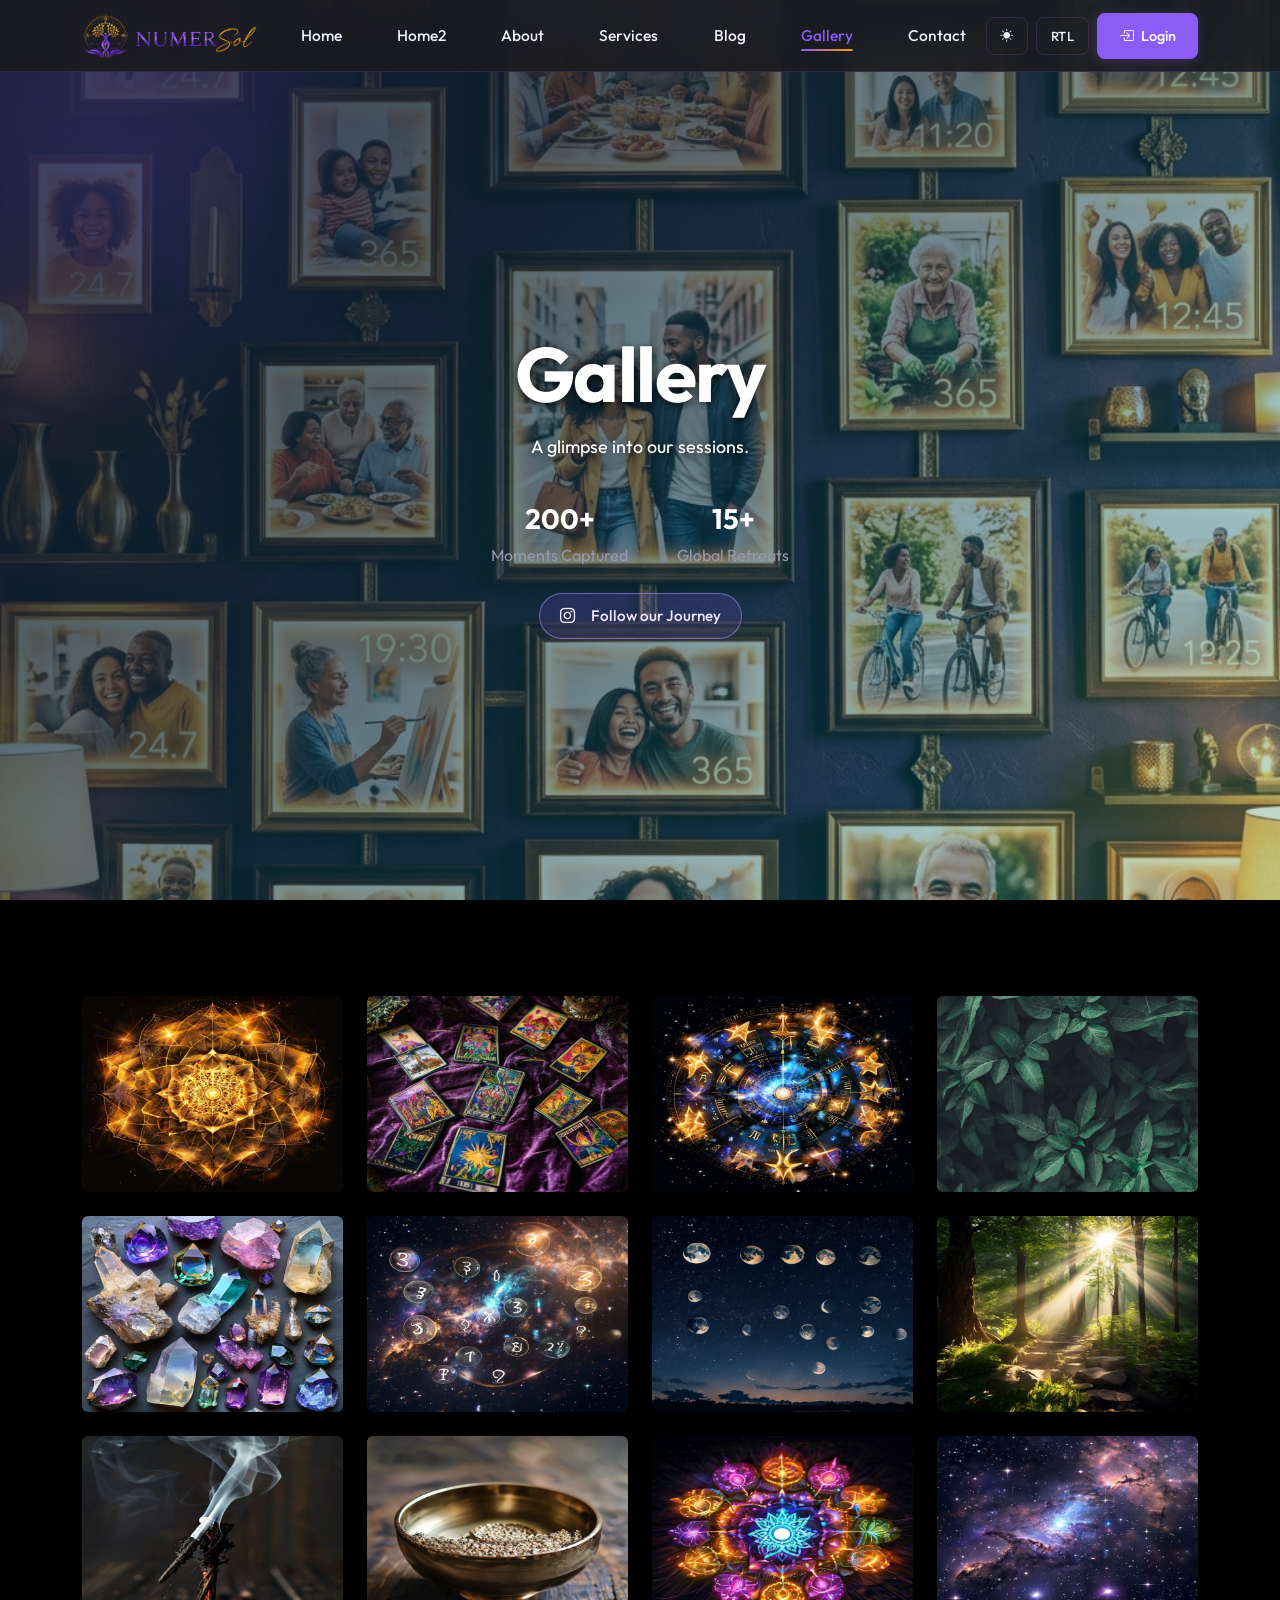
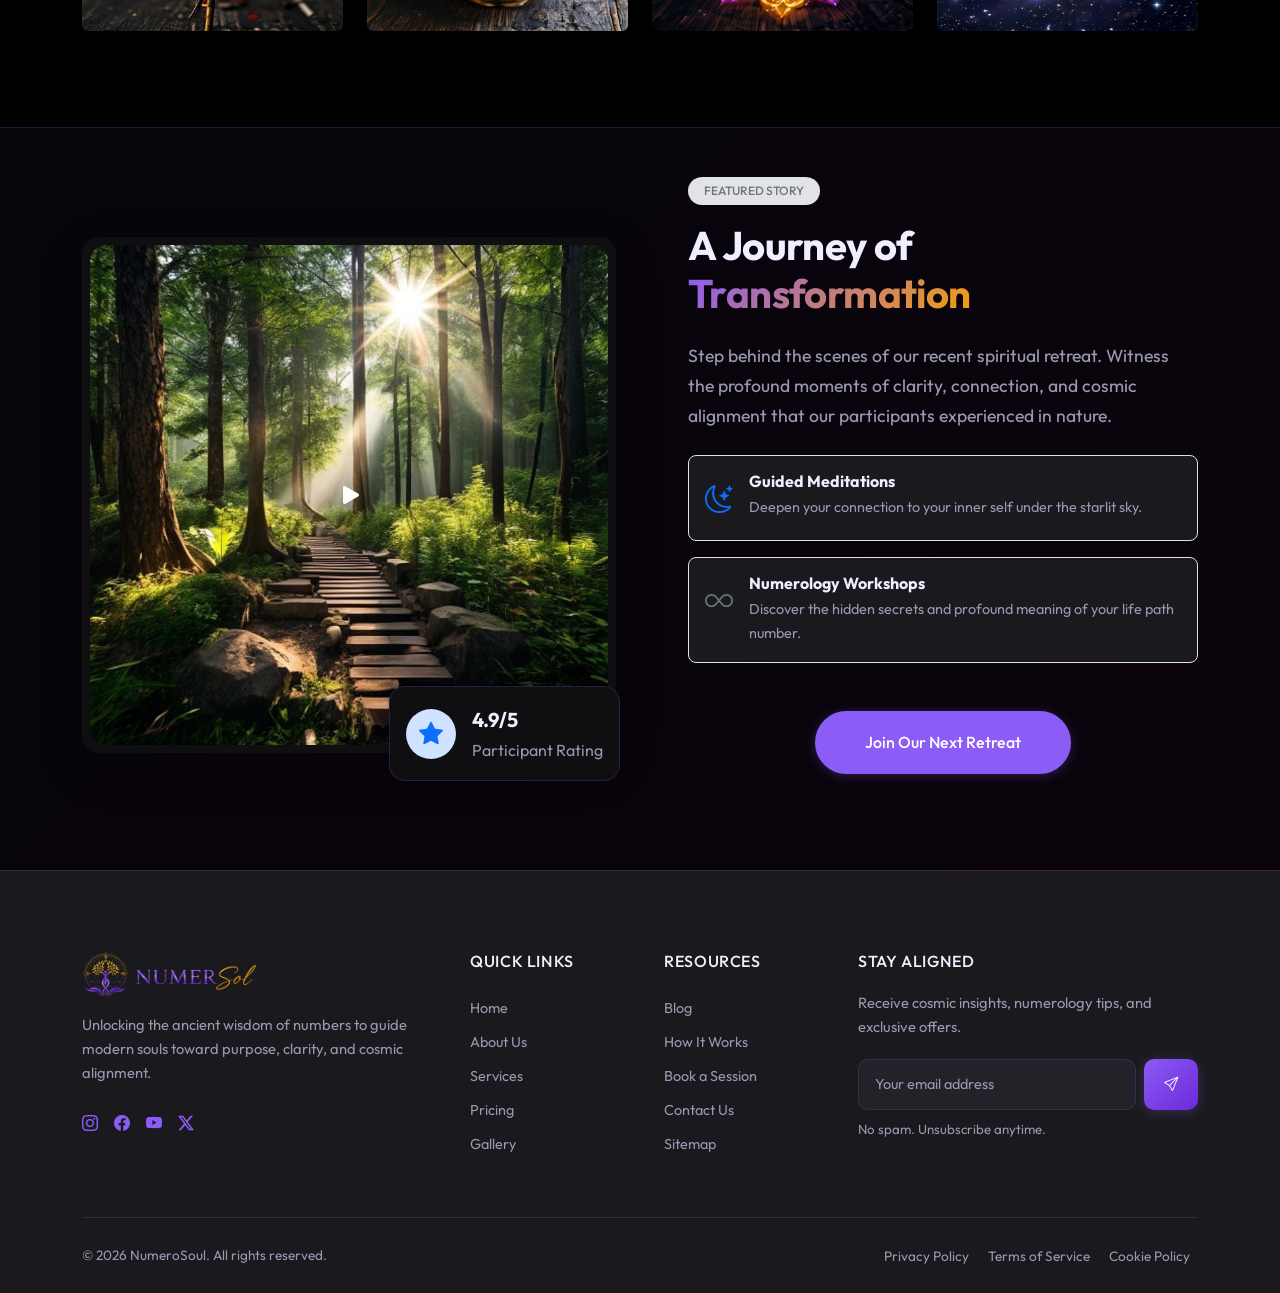
<file: gallery.html>
<!DOCTYPE html>
<html lang="en" dir="ltr" data-theme="dark">

<head>
  <meta charset="UTF-8" />
  <meta name="viewport" content="width=device-width, initial-scale=1.0" />
  <meta name="description" content="Gallery" />
  <meta name="robots" content="index, follow" />
  <meta name="theme-color" content="#8B5CF6" />
  <meta name="author" content="NumeroSoul" />

  <!-- Open Graph -->
  <meta property="og:title" content="Gallery - NumeroSoul" />
  <meta property="og:description" content="Gallery" />
  <meta property="og:type" content="website" />
  <meta property="og:url" content="https://numerosoul.com/gallery.html" />
  <meta property="og:image" content="assets/images/logo.png" />

  <!-- Twitter Card -->
  <meta name="twitter:card" content="summary_large_image" />
  <meta name="twitter:title" content="Gallery - NumeroSoul" />
  <meta name="twitter:description" content="Gallery" />

  <title>Gallery - NumeroSoul</title>
  <link rel="canonical" href="https://numerosoul.com/gallery.html" />
  <link rel="icon" type="image/png" href="assets/images/favicon.png" />
  <link rel="alternate icon" href="assets/images/favicon.ico" />

  <!-- Resource Hints -->
  <link rel="preconnect" href="https://fonts.googleapis.com" />
  <link rel="preconnect" href="https://fonts.gstatic.com" crossorigin />
  <link rel="preload" as="image" href="assets/images/logo_light.png" type="image/png" />
  <link rel="preload" as="image" href="assets/images/logo_dark.png" type="image/png" />
  <link rel="preload" as="style" href="assets/css/style.css" />
  <link href="https://fonts.googleapis.com/css2?family=Outfit:wght@400;450;480;500;510;520;540;560;580&display=swap"
    rel="stylesheet" />

  <!-- Bootstrap 5 CSS -->
  <link href="https://cdn.jsdelivr.net/npm/bootstrap@5.3.3/dist/css/bootstrap.min.css" rel="stylesheet"
    crossorigin="anonymous" />

  <!-- Bootstrap Icons -->
  <link href="https://cdn.jsdelivr.net/npm/bootstrap-icons@1.11.3/font/bootstrap-icons.min.css" rel="stylesheet" />

  <!-- Custom CSS -->
  <link rel="stylesheet" href="assets/css/style.css" />
  <link rel="stylesheet" href="assets/css/dark-mode.css" />
  <link rel="stylesheet" href="assets/css/rtl.css" />


  <!-- Inline theme pre-apply -->
  <script>
    (function () {
      const t = localStorage.getItem('ns-theme');
      const r = localStorage.getItem('ns-rtl');
      if (t) document.documentElement.setAttribute('data-theme', t);
      if (r === 'true') document.documentElement.setAttribute('dir', 'rtl');
    })();
  </script>
</head>

<body class="gallery-page">

  <!-- Skip Navigation -->
  <a href="#main-content" class="skip-link">Skip to main content</a>

  <!-- ============================================================
       HEADER / NAVBAR
       ============================================================ -->
  <nav id="mainNav" role="navigation" aria-label="Main navigation">
    <div class="container d-flex align-items-center justify-content-between" style="height: var(--nav-height);">

      <!-- Logo -->
      <a href="index.html" class="navbar-brand p-0 me-4" aria-label="NumeroSoul Home">
        <img src="assets/images/logo_light.png" class="logo-light" alt="NumeroSoul — Numerology and Life Path Coaching" width="180" height="50" fetchpriority="high" />
        <img src="assets/images/logo_dark.png" class="logo-dark" alt="NumeroSoul — Numerology and Life Path Coaching" width="180" height="50" fetchpriority="high" />
      </a>

      <!-- Desktop Navigation -->
      <ul class="desktop-nav d-flex align-items-center gap-1 mb-0" role="list">
        <li><a href="index.html" class="nav-link-custom">Home</a></li>
        <li><a href="home-2.html" class="nav-link-custom">Home2</a></li>
        <li><a href="about.html" class="nav-link-custom">About</a></li>
        <li><a href="services.html" class="nav-link-custom">Services</a></li>
        <li><a href="blog.html" class="nav-link-custom">Blog</a></li>
        <li><a href="gallery.html" class="nav-link-custom active" aria-current="page">Gallery</a></li>
        <li><a href="contact.html" class="nav-link-custom">Contact</a></li>

      </ul>

      <!-- Right Controls -->
      <div class="d-flex align-items-center gap-2">
        <button class="nav-toggle-btn" data-theme-toggle aria-label="Toggle theme" id="themeToggleDesktop"><i
            class="bi bi-moon-stars"></i></button>
        <button class="nav-toggle-btn" data-rtl-toggle aria-label="Toggle RTL" id="rtlToggleDesktop">RTL</button>
        <a href="login.html" class="btn-primary-custom d-none d-lg-inline-flex" id="loginBtn"
          style="font-size:0.9rem;padding:0.55rem 1.25rem;">
          <i class="bi bi-box-arrow-in-right" aria-hidden="true"></i> Login
        </a>
        <button class="navbar-toggler-custom mobile-nav-toggle" data-bs-toggle="offcanvas" data-bs-target="#mobileMenu"
          aria-controls="mobileMenu" aria-label="Open navigation menu" id="mobileMenuBtn">
          <span></span><span></span><span></span>
        </button>
      </div>
    </div>
  </nav>

  <!-- Mobile Offcanvas Menu -->
  <div class="offcanvas offcanvas-start offcanvas-custom" tabindex="-1" id="mobileMenu"
    aria-labelledby="mobileMenuLabel">
    <div class="offcanvas-header border-bottom" style="border-color: var(--border) !important;">
      <img src="assets/images/logo_light.png" class="logo-light" alt="NumeroSoul Logo" height="42" width="160" style="max-width:160px;object-fit:contain;" loading="lazy" />
      <img src="assets/images/logo_dark.png" class="logo-dark" alt="NumeroSoul Logo" height="42" width="160" style="max-width:160px;object-fit:contain;" loading="lazy" />
      <button type="button" class="btn-close" data-bs-dismiss="offcanvas" aria-label="Close menu"
        style="filter: var(--bs-btn-close-white-filter, none); opacity: 0.7;"></button>
    </div>
    <div class="offcanvas-body d-flex flex-column justify-content-between">
      <ul class="mb-0" role="list">
        <li><a href="index.html" class="offcanvas-nav-link">Home</a></li>
        <li><a href="home-2.html" class="offcanvas-nav-link">Home2</a></li>
        <li><a href="about.html" class="offcanvas-nav-link">About</a></li>
        <li><a href="services.html" class="offcanvas-nav-link">Services</a></li>
        <li><a href="blog.html" class="offcanvas-nav-link">Blog</a></li>
        <li><a href="gallery.html" class="offcanvas-nav-link active" aria-current="page">Gallery</a></li>
        <li><a href="contact.html" class="offcanvas-nav-link">Contact</a></li>

      </ul>
      <div class="d-flex flex-column gap-2 mt-4 pb-2">
        <div class="d-flex gap-2">
          <button class="nav-toggle-btn flex-fill" data-theme-toggle id="themeToggleMobile"><i
              class="bi bi-moon-stars"></i></button>
          <button class="nav-toggle-btn flex-fill" data-rtl-toggle id="rtlToggleMobile">RTL</button>
        </div>
        <a href="login.html" class="btn-primary-custom text-center justify-content-center">
          <i class="bi bi-box-arrow-in-right" aria-hidden="true"></i> Login
        </a>
      </div>
    </div>
  </div>
  <main id="main-content" role="main">

    <!-- ============================================================
       PAGE HERO / BANNER
       ============================================================ -->
    <section class="page-hero bg-gallery" aria-label="Page header">
      <div class="page-hero-bg-orb page-hero-bg-orb-1" aria-hidden="true"></div>
      <div class="page-hero-bg-orb page-hero-bg-orb-2" aria-hidden="true"></div>
      <div class="container position-relative" style="z-index:2;">
        <div class="page-hero-content text-center">

          <h1 class="page-hero-title animate-up">Gallery</h1>
          <p class="lead page-hero-subtitle animate-up delay-1">A glimpse into our sessions.</p>

          <div class="d-flex justify-content-center gap-3 mt-4 animate-up delay-2">
            <div class="text-center px-3 border-end border-secondary border-opacity-25">
              <div class="fs-3 fw-bold text-primary">200+</div>
              <div class="fs-sm text-muted">Moments Captured</div>
            </div>
            <div class="text-center px-3">
              <div class="fs-3 fw-bold text-secondary">15+</div>
              <div class="fs-sm text-muted">Global Retreats</div>
            </div>
          </div>
          <div class="mt-4 animate-up delay-3">
            <a href="https://instagram.com" target="_blank" class="btn-outline-primary-custom rounded-pill">
              <i class="bi bi-instagram me-2"></i>Follow our Journey
            </a>
          </div>

        </div>
      </div>
    </section>
    <style>
      .gallery-item {
        cursor: pointer;
        transition: transform 0.3s ease, box-shadow 0.3s ease;
        aspect-ratio: 4 / 3;
      }

      .gallery-item img {
        transition: transform 0.5s ease;
      }

      .gallery-item:hover img {
        transform: scale(1.08);
      }

      .gallery-overlay {
        position: absolute;
        inset: 0;
        background: rgba(139, 92, 246, 0.7);
        display: flex;
        flex-direction: column;
        align-items: center;
        justify-content: center;
        opacity: 0;
        transition: opacity 0.3s ease;
        text-align: center;
        padding: 1rem;
      }

      .gallery-item:hover .gallery-overlay {
        opacity: 1;
      }

      .gallery-overlay h4 {
        transform: translateY(15px);
        transition: transform 0.3s ease;
      }

      .gallery-overlay p {
        transform: translateY(15px);
        transition: transform 0.3s ease;
      }

      .gallery-item:hover .gallery-overlay h4,
      .gallery-item:hover .gallery-overlay p {
        transform: translateY(0);
      }
    </style>

    <section class="section-pad">
      <div class="container">
        <div class="row g-4" id="galleryGrid">
          <!-- Item 1 -->
          <div class="col-sm-6 col-md-4 col-lg-3">
            <div class="gallery-item overflow-hidden rounded shadow-sm position-relative h-100">
              <img src="assets/images/gallery/sacred_geometry.jpg" alt="Sacred Geometry"
                class="img-fluid w-100 h-100 object-fit-cover" loading="lazy">
              <div class="gallery-overlay">
                <h4 class="text-white fw-bold mb-2">Sacred Geometry</h4>
                <p class="text-white-50 small mb-0">Discovering universal patterns</p>
              </div>
            </div>
          </div>
          <!-- Item 2 -->
          <div class="col-sm-6 col-md-4 col-lg-3">
            <div class="gallery-item overflow-hidden rounded shadow-sm position-relative h-100">
              <img src="assets/images/gallery/tarot.jpg" alt="Tarot Reading"
                class="img-fluid w-100 h-100 object-fit-cover" loading="lazy">
              <div class="gallery-overlay">
                <h4 class="text-white fw-bold mb-2">Tarot Reading</h4>
                <p class="text-white-50 small mb-0">Insights from the cards</p>
              </div>
            </div>
          </div>
          <!-- Item 3 -->
          <div class="col-sm-6 col-md-4 col-lg-3">
            <div class="gallery-item overflow-hidden rounded shadow-sm position-relative h-100">
              <img src="assets/images/gallery/astrology.jpg" alt="Astrology Wheel"
                class="img-fluid w-100 h-100 object-fit-cover" loading="lazy">
              <div class="gallery-overlay">
                <h4 class="text-white fw-bold mb-2">Astrology Wheel</h4>
                <p class="text-white-50 small mb-0">Mapping the stars</p>
              </div>
            </div>
          </div>
          <!-- Item 4 -->
          <div class="col-sm-6 col-md-4 col-lg-3">
            <div class="gallery-item overflow-hidden rounded shadow-sm position-relative h-100">
              <img src="assets/images/gallery/meditation.jpg" alt="Peaceful Meditation"
                class="img-fluid w-100 h-100 object-fit-cover" loading="lazy">
              <div class="gallery-overlay">
                <h4 class="text-white fw-bold mb-2">Inner Peace</h4>
                <p class="text-white-50 small mb-0">Guided sunset meditation</p>
              </div>
            </div>
          </div>
          <!-- Item 5 -->
          <div class="col-sm-6 col-md-4 col-lg-3">
            <div class="gallery-item overflow-hidden rounded shadow-sm position-relative h-100">
              <img src="assets/images/gallery/crystals.jpg" alt="Healing Crystals"
                class="img-fluid w-100 h-100 object-fit-cover" loading="lazy">
              <div class="gallery-overlay">
                <h4 class="text-white fw-bold mb-2">Healing Crystals</h4>
                <p class="text-white-50 small mb-0">Vibrational energy</p>
              </div>
            </div>
          </div>
          <!-- Item 6 -->
          <div class="col-sm-6 col-md-4 col-lg-3">
            <div class="gallery-item overflow-hidden rounded shadow-sm position-relative h-100">
              <img src="assets/images/gallery/life_path.jpg" alt="Life Path Numbers"
                class="img-fluid w-100 h-100 object-fit-cover" loading="lazy">
              <div class="gallery-overlay">
                <h4 class="text-white fw-bold mb-2">Life Path Numbers</h4>
                <p class="text-white-50 small mb-0">Decoding your destiny</p>
              </div>
            </div>
          </div>
          <!-- Item 7 -->
          <div class="col-sm-6 col-md-4 col-lg-3">
            <div class="gallery-item overflow-hidden rounded shadow-sm position-relative h-100">
              <img src="assets/images/gallery/lunar.jpg" alt="Lunar Phases"
                class="img-fluid w-100 h-100 object-fit-cover" loading="lazy">
              <div class="gallery-overlay">
                <h4 class="text-white fw-bold mb-2">Lunar Cycles</h4>
                <p class="text-white-50 small mb-0">Aligning with the moon</p>
              </div>
            </div>
          </div>
          <!-- Item 8 -->
          <div class="col-sm-6 col-md-4 col-lg-3">
            <div class="gallery-item overflow-hidden rounded shadow-sm position-relative h-100">
              <img src="assets/images/gallery/nature.jpg" alt="Nature Retreat"
                class="img-fluid w-100 h-100 object-fit-cover" loading="lazy">
              <div class="gallery-overlay">
                <h4 class="text-white fw-bold mb-2">Nature Retreat</h4>
                <p class="text-white-50 small mb-0">Connecting with earth</p>
              </div>
            </div>
          </div>
          <!-- Item 9 -->
          <div class="col-sm-6 col-md-4 col-lg-3">
            <div class="gallery-item overflow-hidden rounded shadow-sm position-relative h-100">
              <img src="assets/images/gallery/cleansing.jpg" alt="Energy Cleansing"
                class="img-fluid w-100 h-100 object-fit-cover" loading="lazy">
              <div class="gallery-overlay">
                <h4 class="text-white fw-bold mb-2">Energy Cleansing</h4>
                <p class="text-white-50 small mb-0">Purifying the space</p>
              </div>
            </div>
          </div>
          <!-- Item 10 -->
          <div class="col-sm-6 col-md-4 col-lg-3">
            <div class="gallery-item overflow-hidden rounded shadow-sm position-relative h-100">
              <img src="assets/images/gallery/sound_healing.jpg" alt="Sound Healing"
                class="img-fluid w-100 h-100 object-fit-cover" loading="lazy">
              <div class="gallery-overlay">
                <h4 class="text-white fw-bold mb-2">Sound Healing</h4>
                <p class="text-white-50 small mb-0">Harmonic vibrations</p>
              </div>
            </div>
          </div>
          <!-- Item 11 -->
          <div class="col-sm-6 col-md-4 col-lg-3">
            <div class="gallery-item overflow-hidden rounded shadow-sm position-relative h-100">
              <img src="assets/images/gallery/chakras.jpg" alt="Chakra Balancing"
                class="img-fluid w-100 h-100 object-fit-cover" loading="lazy">
              <div class="gallery-overlay">
                <h4 class="text-white fw-bold mb-2">Chakra Balancing</h4>
                <p class="text-white-50 small mb-0">Aligning energy centers</p>
              </div>
            </div>
          </div>
          <!-- Item 12 -->
          <div class="col-sm-6 col-md-4 col-lg-3">
            <div class="gallery-item overflow-hidden rounded shadow-sm position-relative h-100">
              <img src="assets/images/gallery/cosmic.jpg" alt="Cosmic Connection"
                class="img-fluid w-100 h-100 object-fit-cover" loading="lazy">
              <div class="gallery-overlay">
                <h4 class="text-white fw-bold mb-2">Cosmic Connection</h4>
                <p class="text-white-50 small mb-0">Exploring the universe</p>
              </div>
            </div>
          </div>
        </div>
      </div>
    </section>

    <!-- ============================================================
     FEATURED EXPERIENCE SECTION
     ============================================================ -->
    <section class="section-pad position-relative overflow-hidden"
      style="background: linear-gradient(135deg, rgba(139, 92, 246, 0.05) 0%, rgba(217, 70, 239, 0.05) 100%); border-top: 1px solid var(--border);">
      <!-- Decorative Background Orbs -->
      <div class="position-absolute rounded-circle"
        style="width: 300px; height: 300px; background: var(--primary-color); opacity: 0.05; top: -50px; left: -100px; filter: blur(50px); z-index: 0;">
      </div>
      <div class="position-absolute rounded-circle"
        style="width: 400px; height: 400px; background: var(--secondary-color); opacity: 0.05; bottom: -100px; right: -100px; filter: blur(60px); z-index: 0;">
      </div>

      <div class="container position-relative" style="z-index: 1;">
        <div class="row align-items-center g-5">
          <!-- Media Column -->
          <div class="col-lg-6 position-relative">
            <div class="position-relative d-inline-block w-100 rounded-4 overflow-hidden shadow-lg p-2 bg-body">
              <img src="assets/images/gallery/featured.jpg" alt="Spiritual Retreat"
                class="img-fluid rounded-4 w-100 object-fit-cover" style="max-height: 500px;">

              <!-- Play Button Overlay -->
              <div class="position-absolute top-50 start-50 translate-middle">
                <button
                  class="btn btn-primary rounded-circle shadow-lg d-flex align-items-center justify-content-center"
                  style="width: 80px; height: 80px; font-size: 2rem; background: linear-gradient(45deg, var(--primary-color), var(--secondary-color)); border: none; transition: transform 0.3s ease;"
                  onmouseover="this.style.transform='scale(1.1)'" onmouseout="this.style.transform='scale(1)'">
                  <i class="bi bi-play-fill text-white ms-1"></i>
                </button>
              </div>
            </div>

            <!-- Floating Badge -->
            <div class="position-absolute bg-body shadow-sm rounded-4 p-3 d-flex align-items-center gap-3"
              style="bottom: -20px; right: 20px; border: 1px solid var(--border);">
              <div
                class="bg-primary-subtle text-primary rounded-circle d-flex align-items-center justify-content-center"
                style="width: 50px; height: 50px;">
                <i class="bi bi-star-fill fs-4"></i>
              </div>
              <div>
                <div class="fw-bold fs-5 mb-0 text-body">4.9/5</div>
                <div class="text-muted fs-sm">Participant Rating</div>
              </div>
            </div>
          </div>

          <!-- Content Column -->
          <div class="col-lg-6 ps-lg-5 mt-5 mt-lg-0">
            <span
              class="badge bg-secondary-subtle text-secondary rounded-pill px-3 py-2 mb-3 fw-medium letter-spacing-1 text-uppercase">Featured
              Story</span>
            <h2 class="display-6 fw-bold mb-4" style="line-height: 1.2;">A Journey of <span
                class="text-gradient">Transformation</span></h2>
            <p class="lead text-muted mb-4" style="font-size: 1.1rem;">
              Step behind the scenes of our recent spiritual retreat. Witness the profound moments of clarity,
              connection, and cosmic alignment that our participants experienced in nature.
            </p>

            <div class="d-flex flex-column gap-3 mb-5">
              <div class="d-flex align-items-start gap-3 p-3 rounded-3 bg-body-tertiary border">
                <i class="bi bi-moon-stars text-primary fs-3 mt-1"></i>
                <div>
                  <h4 class="h6 fw-bold mb-1">Guided Meditations</h4>
                  <p class="mb-0 text-muted fs-sm">Deepen your connection to your inner self under the starlit sky.</p>
                </div>
              </div>
              <div class="d-flex align-items-start gap-3 p-3 rounded-3 bg-body-tertiary border">
                <i class="bi bi-infinity text-secondary fs-3 mt-1"></i>
                <div>
                  <h4 class="h6 fw-bold mb-1">Numerology Workshops</h4>
                  <p class="mb-0 text-muted fs-sm">Discover the hidden secrets and profound meaning of your life path
                    number.</p>
                </div>
              </div>
            </div>

            <div class="text-center mt-2">
              <a href="contact.html"
                class="btn-primary-custom d-inline-flex align-items-center justify-content-center rounded-pill px-5 py-3 fw-medium hover-lift">
                Join Our Next Retreat
              </a>
            </div>
          </div>
        </div>
      </div>
    </section>

  </main>

  <!-- ============================================================
       FOOTER
       ============================================================ -->
  <footer id="footer" role="contentinfo">
    <div class="container">
      <div class="row g-4 g-lg-5 footer-top">

        <!-- Brand Column -->
        <div class="col-lg-4">
          <div class="footer-logo mb-3">
            <img src="assets/images/logo_light.png" class="logo-light" alt="NumeroSoul Logo" width="180" height="50" fetchpriority="high" />
            <img src="assets/images/logo_dark.png" class="logo-dark" alt="NumeroSoul Logo" width="180" height="50" fetchpriority="high" />
          </div>
          <p class="footer-brief">
            Unlocking the ancient wisdom of numbers to guide modern souls toward purpose, clarity, and cosmic alignment.
          </p>
          <div class="d-flex gap-3 mt-4 social-icons-row">
            <a href="https://instagram.com/numerosoul" class="footer-social-link" aria-label="Instagram" target="_blank"
              rel="noopener">
              <i class="bi bi-instagram" aria-hidden="true"></i>
            </a>
            <a href="https://facebook.com/numerosoul" class="footer-social-link" aria-label="Facebook" target="_blank"
              rel="noopener">
              <i class="bi bi-facebook" aria-hidden="true"></i>
            </a>
            <a href="https://youtube.com/numerosoul" class="footer-social-link" aria-label="YouTube" target="_blank"
              rel="noopener">
              <i class="bi bi-youtube" aria-hidden="true"></i>
            </a>
            <a href="https://twitter.com/numerosoul" class="footer-social-link" aria-label="Twitter / X" target="_blank"
              rel="noopener">
              <i class="bi bi-twitter-x" aria-hidden="true"></i>
            </a>
          </div>
        </div>

        <!-- Quick Links -->
        <div class="col-sm-6 col-lg-2">
          <h3 class="footer-heading">Quick Links</h3>
          <ul class="footer-links">
            <li><a href="index.html" class="footer-link">Home</a></li>
            <li><a href="about.html" class="footer-link">About Us</a></li>
            <li><a href="services.html" class="footer-link">Services</a></li>
            <li><a href="blog.html" class="footer-link">Pricing</a></li>
            <li><a href="gallery.html" class="footer-link">Gallery</a></li>
          </ul>
        </div>

        <!-- Resources -->
        <div class="col-sm-6 col-lg-2">
          <h3 class="footer-heading">Resources</h3>
          <ul class="footer-links">
            <li><a href="blog.html" class="footer-link">Blog</a></li>
            <li><a href="home-2.html" class="footer-link">How It Works</a></li>
            <li><a href="contact.html" class="footer-link">Book a Session</a></li>
            <li><a href="contact.html" class="footer-link">Contact Us</a></li>
            <li><a href="404.html" class="footer-link">Sitemap</a></li>
          </ul>
        </div>

        <!-- Newsletter -->
        <div class="col-lg-4">
          <h3 class="footer-heading">Stay Aligned</h3>
          <p class="footer-brief">Receive cosmic insights, numerology tips, and exclusive offers.</p>
          <!-- Mailchimp / ConvertKit placeholder -->
          <!-- ACTION: Replace with Mailchimp embed or ConvertKit form URL -->
          <form class="newsletter-form" id="footerNewsletter" novalidate aria-label="Newsletter signup">
            <input type="email" class="newsletter-input" placeholder="Your email address" aria-label="Email address"
              required autocomplete="email" />
            <button type="submit" class="btn-primary-custom newsletter-btn" aria-label="Subscribe to newsletter">
              <i class="bi bi-send" aria-hidden="true"></i>
            </button>
          </form>
          <p class="caption mt-2">No spam. Unsubscribe anytime.</p>
        </div>

      </div>

      <!-- Footer Bottom -->
      <div class="footer-bottom">
        <p class="footer-copyright mb-0">
          © <span id="footerYear">2026</span> NumeroSoul. All rights reserved.
        </p>
        <div class="footer-bottom-links">
          <a href="#">Privacy Policy</a>
          <a href="#">Terms of Service</a>
          <a href="#">Cookie Policy</a>
        </div>
      </div>
    </div>

    <!-- Back to Top Button -->
    <button id="backToTop" aria-label="Back to top">
      <i class="bi bi-chevron-up" aria-hidden="true"></i>
    </button>
  </footer>

  <!-- Bootstrap 5 JS -->
  <script src="https://cdn.jsdelivr.net/npm/bootstrap@5.3.3/dist/js/bootstrap.bundle.min.js" crossorigin="anonymous"
    defer></script>
  <!-- Custom JS (ES6 module, deferred) -->
  <script src="assets/js/main.js" type="module" defer></script>
</body>

</html>
</file>
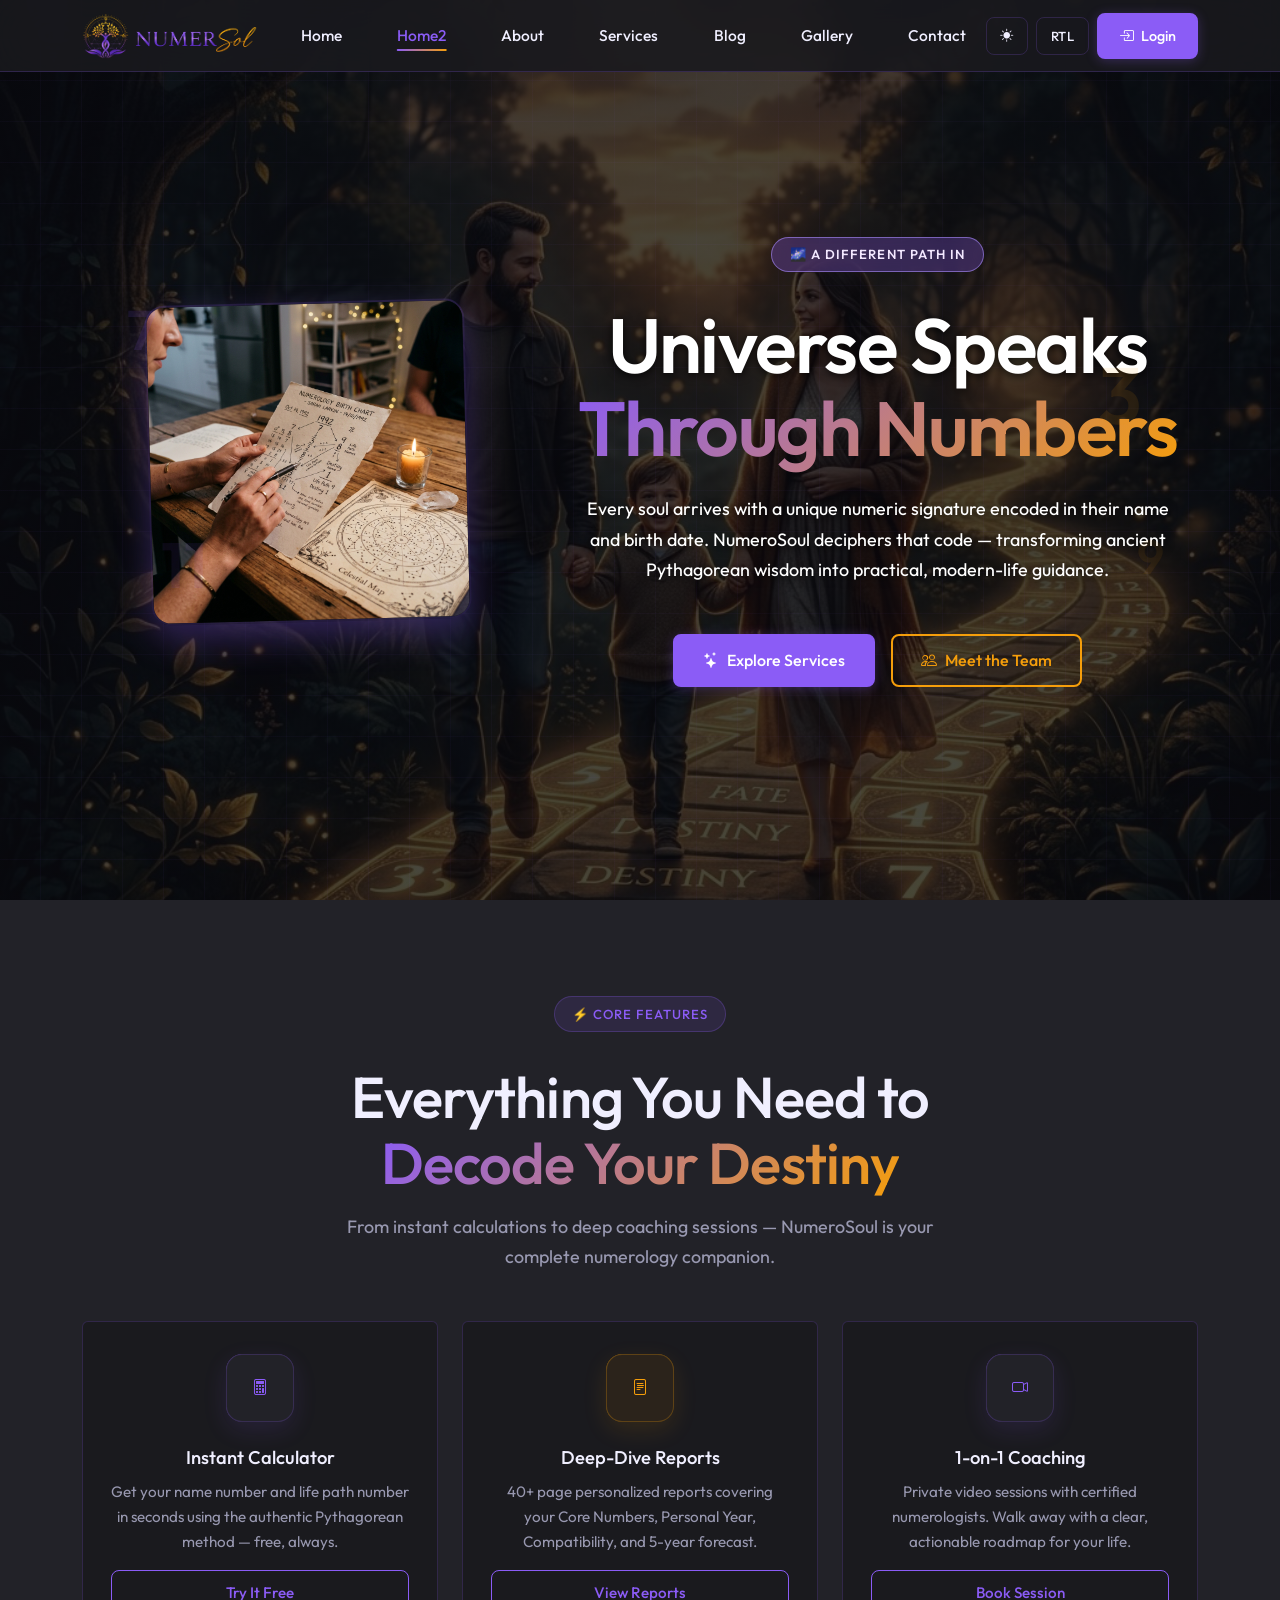
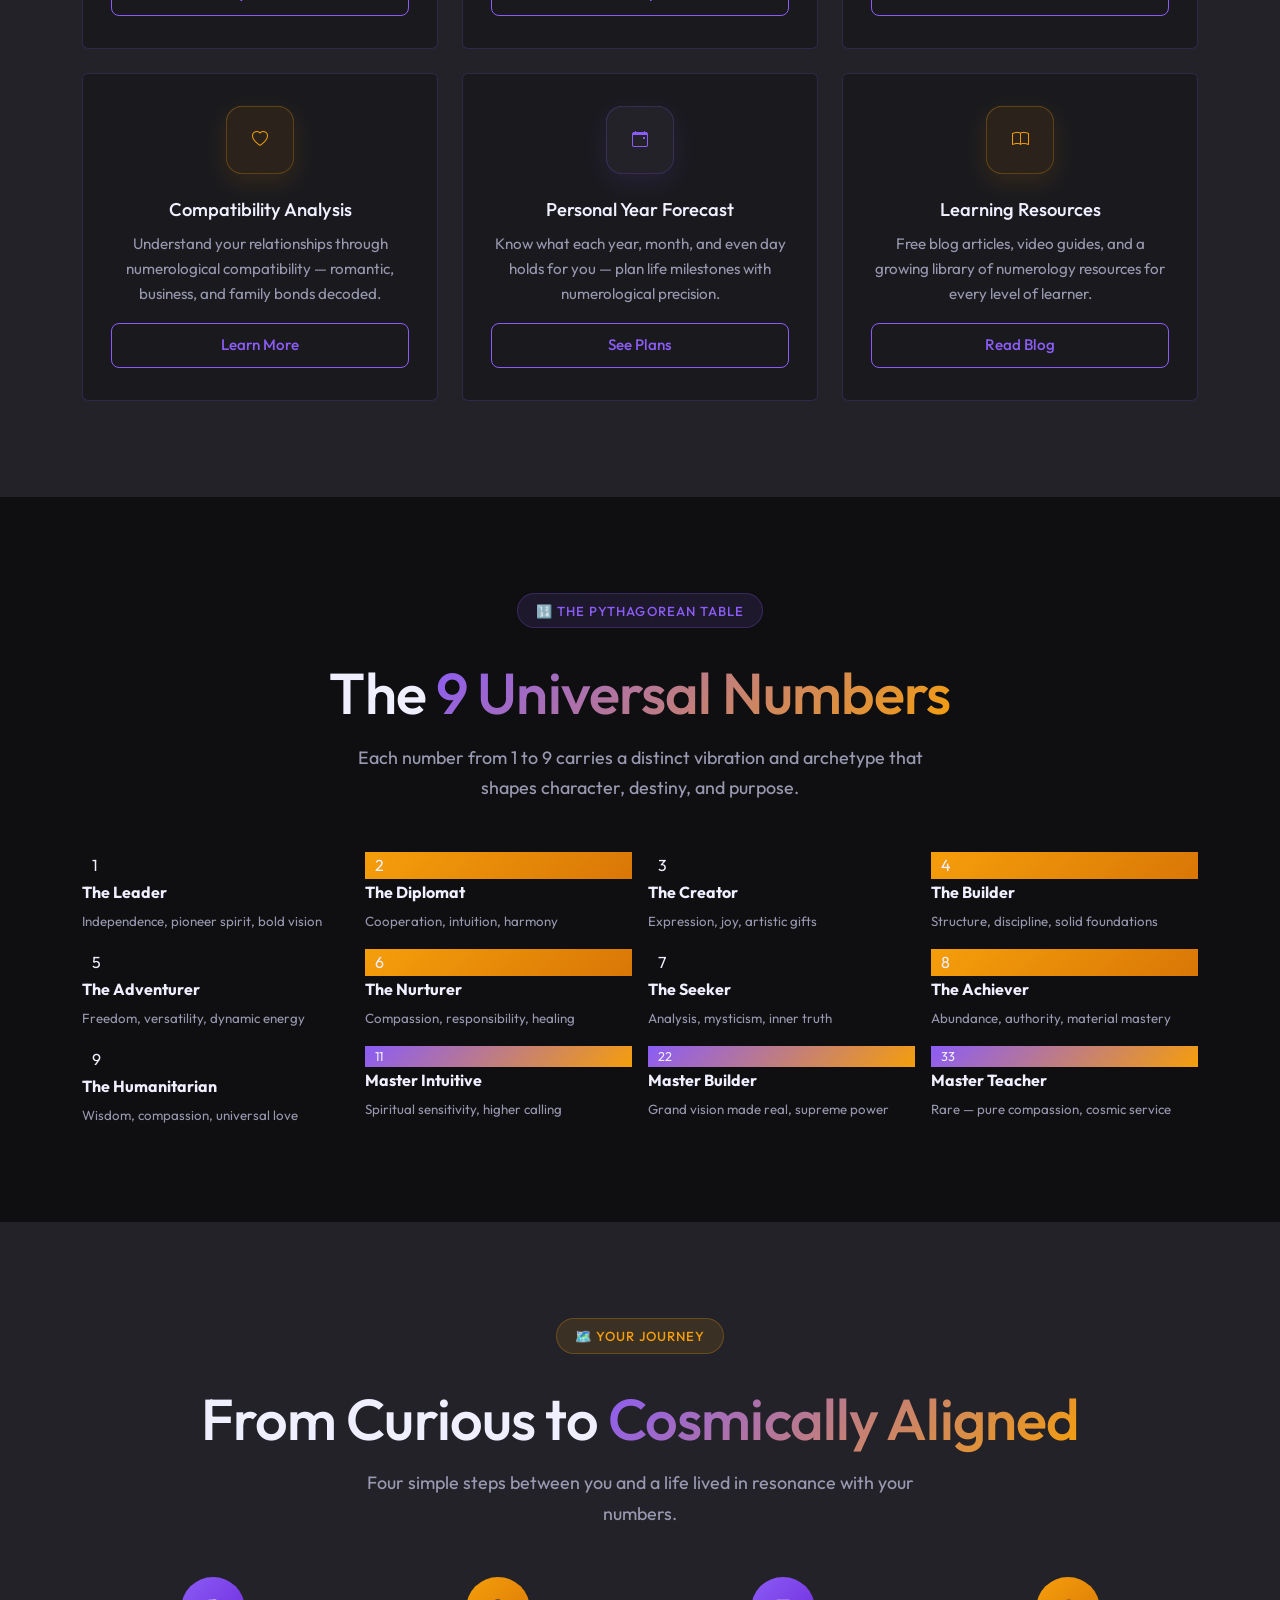
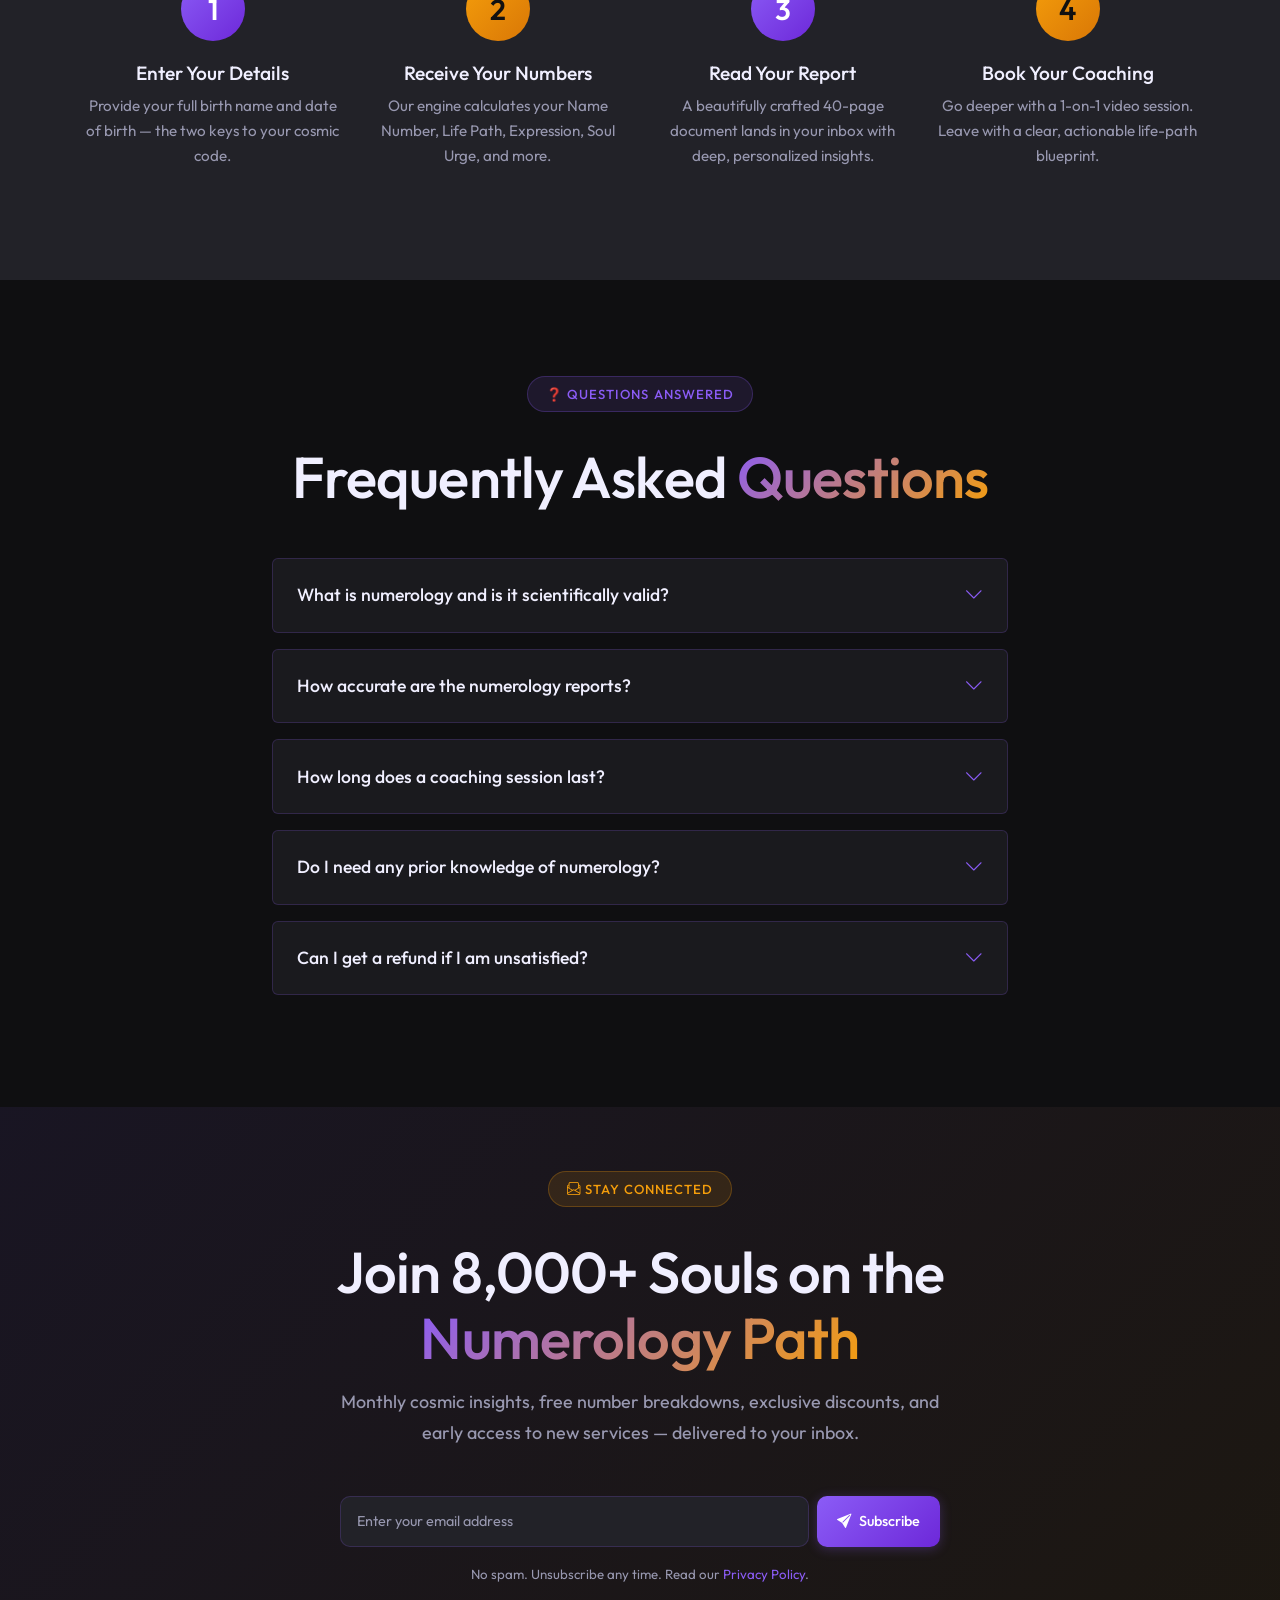
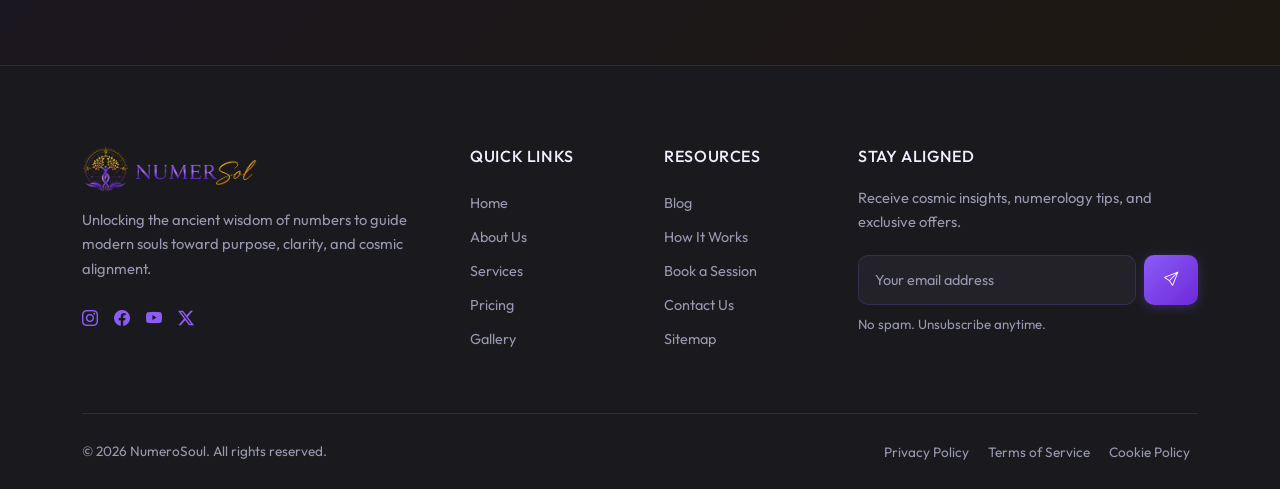
<file: home-2.html>
<!DOCTYPE html>
<html lang="en" dir="ltr" data-theme="dark">

<head>
  <meta charset="UTF-8" />
  <meta name="viewport" content="width=device-width, initial-scale=1.0" />
  <meta name="description"
    content="Explore the 9 universal numbers, learn how numerology works, and discover features that help you align your life with your cosmic blueprint." />
  <meta name="robots" content="index, follow" />
  <meta name="theme-color" content="#8B5CF6" />
  <meta name="author" content="NumeroSoul" />

  <!-- Open Graph -->
  <meta property="og:title" content="NumeroSoul — How Numerology Works | Home 2" />
  <meta property="og:description"
    content="Explore the 9 universal numbers, learn how numerology works, and discover features that help you align your life with your cosmic blueprint." />
  <meta property="og:type" content="website" />
  <meta property="og:url" content="https://numerosoul.com/home-2.html" />
  <meta property="og:image" content="assets/images/logo.png" />

  <!-- Twitter Card -->
  <meta name="twitter:card" content="summary_large_image" />
  <meta name="twitter:title" content="NumeroSoul — How Numerology Works | Home 2" />
  <meta name="twitter:description"
    content="Explore the 9 universal numbers, learn how numerology works, and discover features that help you align your life with your cosmic blueprint." />

  <title>NumeroSoul — How Numerology Works | Home 2</title>
  <link rel="canonical" href="https://numerosoul.com/home-2.html" />
  <link rel="icon" type="image/png" href="assets/images/favicon.png" />
  <link rel="alternate icon" href="assets/images/favicon.ico" />

  <!-- Resource Hints -->
  <link rel="preconnect" href="https://fonts.googleapis.com" />
  <link rel="preconnect" href="https://fonts.gstatic.com" crossorigin />
  <link rel="preload" as="image" href="assets/images/logo_light.png" type="image/png" />
  <link rel="preload" as="image" href="assets/images/logo_dark.png" type="image/png" />
  <link rel="preload" as="style" href="assets/css/style.css" />
  <link href="https://fonts.googleapis.com/css2?family=Outfit:wght@400;450;480;500;510;520;540;560;580&display=swap"
    rel="stylesheet" />

  <!-- Bootstrap 5 CSS -->
  <link href="https://cdn.jsdelivr.net/npm/bootstrap@5.3.3/dist/css/bootstrap.min.css" rel="stylesheet"
    crossorigin="anonymous" />

  <!-- Bootstrap Icons -->
  <link href="https://cdn.jsdelivr.net/npm/bootstrap-icons@1.11.3/font/bootstrap-icons.min.css" rel="stylesheet" />

  <!-- Custom CSS -->
  <link rel="stylesheet" href="assets/css/style.css" />
  <link rel="stylesheet" href="assets/css/dark-mode.css" />
  <link rel="stylesheet" href="assets/css/rtl.css" />


  <!-- Inline theme pre-apply -->
  <script>
    (function () {
      const t = localStorage.getItem('ns-theme');
      const r = localStorage.getItem('ns-rtl');
      if (t) document.documentElement.setAttribute('data-theme', t);
      if (r === 'true') document.documentElement.setAttribute('dir', 'rtl');
    })();
  </script>
</head>

<body>

  <!-- Skip Navigation -->
  <a href="#main-content" class="skip-link">Skip to main content</a>

  <!-- ============================================================
       HEADER / NAVBAR
       ============================================================ -->
  <nav id="mainNav" role="navigation" aria-label="Main navigation">
    <div class="container d-flex align-items-center justify-content-between" style="height: var(--nav-height);">

      <!-- Logo -->
      <a href="index.html" class="navbar-brand p-0 me-4" aria-label="NumeroSoul Home">
        <img src="assets/images/logo_light.png" class="logo-light" alt="NumeroSoul — Numerology and Life Path Coaching" width="180" height="50" fetchpriority="high" />
        <img src="assets/images/logo_dark.png" class="logo-dark" alt="NumeroSoul — Numerology and Life Path Coaching" width="180" height="50" fetchpriority="high" />
      </a>

      <!-- Desktop Navigation -->
      <ul class="desktop-nav d-flex align-items-center gap-1 mb-0" role="list">
        <li><a href="index.html" class="nav-link-custom">Home</a></li>
        <li><a href="home-2.html" class="nav-link-custom active" aria-current="page">Home2</a></li>
        <li><a href="about.html" class="nav-link-custom">About</a></li>
        <li><a href="services.html" class="nav-link-custom">Services</a></li>
        <li><a href="blog.html" class="nav-link-custom">Blog</a></li>
        <li><a href="gallery.html" class="nav-link-custom">Gallery</a></li>
        <li><a href="contact.html" class="nav-link-custom">Contact</a></li>

      </ul>

      <!-- Right Controls -->
      <div class="d-flex align-items-center gap-2">
        <button class="nav-toggle-btn" data-theme-toggle aria-label="Toggle theme" id="themeToggleDesktop"><i class="bi bi-moon-stars"></i></button>
        <button class="nav-toggle-btn" data-rtl-toggle aria-label="Toggle RTL" id="rtlToggleDesktop">RTL</button>
        <a href="login.html" class="btn-primary-custom d-none d-lg-inline-flex" id="loginBtn"
          style="font-size:0.9rem;padding:0.55rem 1.25rem;">
          <i class="bi bi-box-arrow-in-right" aria-hidden="true"></i> Login
        </a>
        <button class="navbar-toggler-custom mobile-nav-toggle" data-bs-toggle="offcanvas" data-bs-target="#mobileMenu"
          aria-controls="mobileMenu" aria-label="Open navigation menu" id="mobileMenuBtn">
          <span></span><span></span><span></span>
        </button>
      </div>
    </div>
  </nav>

  <!-- Mobile Offcanvas Menu -->
  <div class="offcanvas offcanvas-start offcanvas-custom" tabindex="-1" id="mobileMenu"
    aria-labelledby="mobileMenuLabel">
    <div class="offcanvas-header border-bottom" style="border-color: var(--border) !important;">
      <img src="assets/images/logo_light.png" class="logo-light" alt="NumeroSoul Logo" height="42" width="160" style="max-width:160px;object-fit:contain;" loading="lazy" />
      <img src="assets/images/logo_dark.png" class="logo-dark" alt="NumeroSoul Logo" height="42" width="160" style="max-width:160px;object-fit:contain;" loading="lazy" />
      <button type="button" class="btn-close" data-bs-dismiss="offcanvas" aria-label="Close menu"
        style="filter: var(--bs-btn-close-white-filter, none); opacity: 0.7;"></button>
    </div>
    <div class="offcanvas-body d-flex flex-column justify-content-between">
      <ul class="mb-0" role="list">
        <li><a href="index.html" class="offcanvas-nav-link">Home</a></li>
        <li><a href="home-2.html" class="offcanvas-nav-link active" aria-current="page">Home2</a></li>
        <li><a href="about.html" class="offcanvas-nav-link">About</a></li>
        <li><a href="services.html" class="offcanvas-nav-link">Services</a></li>
        <li><a href="blog.html" class="offcanvas-nav-link">Blog</a></li>
        <li><a href="gallery.html" class="offcanvas-nav-link">Gallery</a></li>
        <li><a href="contact.html" class="offcanvas-nav-link">Contact</a></li>

      </ul>
      <div class="d-flex flex-column gap-2 mt-4 pb-2">
        <div class="d-flex gap-2">
          <button class="nav-toggle-btn flex-fill" data-theme-toggle id="themeToggleMobile"><i class="bi bi-moon-stars"></i></button>
          <button class="nav-toggle-btn flex-fill" data-rtl-toggle id="rtlToggleMobile">RTL</button>
        </div>
        <a href="login.html" class="btn-primary-custom text-center justify-content-center">
          <i class="bi bi-box-arrow-in-right" aria-hidden="true"></i> Login
        </a>
      </div>
    </div>
  </div>
  <main id="main-content" role="main">

    <!-- ============================================================
       SECTION 1 — HERO (Centered, full-width cosmic background)
       ============================================================ -->
    <section id="home2-hero" class="section-pad" aria-label="Alternative home hero"
      style="min-height:100vh;display:flex;align-items:center;background:linear-gradient(rgba(10,10,15,0.75), rgba(10,10,15,0.75)), url('assets/images/bg_home2.png') center/cover no-repeat;position:relative;overflow:hidden;padding-top:calc(var(--nav-height) + 3rem);">
      <div aria-hidden="true"
        style="position:absolute;inset:0;background:repeating-linear-gradient(0deg,transparent,transparent 40px,rgba(139,92,246,0.03) 40px,rgba(139,92,246,0.03) 41px),repeating-linear-gradient(90deg,transparent,transparent 40px,rgba(139,92,246,0.03) 40px,rgba(139,92,246,0.03) 41px);">
      </div>
      <div class="container position-relative" style="z-index:2;">
        <div class="row align-items-center">

          <!-- Left: Image (300px) -->
          <div class="col-12 col-md-5 d-flex justify-content-center mb-5 mb-md-0">
            <div
              style="width: 100%; max-width: 320px; aspect-ratio: 1/1; border-radius: 20px; overflow: hidden; box-shadow: 0 15px 35px rgba(139,92,246,0.3); border: 2px solid rgba(139,92,246,0.2); transform: rotate(-1.5deg); transition: transform 0.3s ease;"
              onmouseover="this.style.transform='rotate(0deg) scale(1.03)'"
              onmouseout="this.style.transform='rotate(-1.5deg) scale(1)'">
              <img src="assets/images/hero_coach.png" alt="Professional Numerology Coaching Workspace"
                style="width: 100%; height: 100%; object-fit: cover;">
            </div>
          </div>

          <!-- Right: Text Content -->
          <div class="col-12 col-md-7 text-center">
            <div class="section-badge animate-up" style="text-shadow: none;">🌌 A Different Path In</div>
            <h1 class="animate-up delay-1 mt-3">
              Universe Speaks<br />
              <span class="text-gradient" style="text-shadow: none;">Through Numbers</span>
            </h1>
            <p class="lead max-w-600 mt-4 animate-up delay-2 mx-auto">
              Every soul arrives with a unique numeric signature encoded in their name and birth date. NumeroSoul
              deciphers that code — transforming ancient Pythagorean wisdom into practical, modern-life guidance.
            </p>
            <div class="d-flex gap-3 justify-content-center flex-wrap mt-5 animate-up delay-3">
              <a href="services.html" class="btn-primary-custom">
                <i class="bi bi-stars" aria-hidden="true"></i> Explore Services
              </a>
              <a href="about.html" class="btn-secondary-custom">
                <i class="bi bi-people" aria-hidden="true"></i> Meet the Team
              </a>
            </div>
          </div>

        </div>

        <!-- Floating number orbs -->
        <div aria-hidden="true"
          style="position:absolute;top:10%;left:5%;font-size:3.5rem;font-weight:580;color:rgba(139,92,246,0.12);user-select:none;animation:mandalaFloat 8s ease-in-out infinite;">
          7</div>
        <div aria-hidden="true"
          style="position:absolute;top:20%;right:6%;font-size:5rem;font-weight:580;color:rgba(245,158,11,0.10);user-select:none;animation:mandalaFloat 10s ease-in-out infinite 2s;">
          3</div>
        <div aria-hidden="true"
          style="position:absolute;bottom:15%;left:8%;font-size:4rem;font-weight:580;color:rgba(139,92,246,0.08);user-select:none;animation:mandalaFloat 12s ease-in-out infinite 1s;">
          11</div>
        <div aria-hidden="true"
          style="position:absolute;bottom:20%;right:4%;font-size:3rem;font-weight:580;color:rgba(245,158,11,0.08);user-select:none;animation:mandalaFloat 9s ease-in-out infinite 3s;">
          9</div>
      </div>
    </section>

    <!-- ============================================================
       SECTION 2 — FEATURES GRID (what we offer — unique to home-2)
       ============================================================ -->
    <section id="features" class="section-pad bg-alt" aria-labelledby="features-heading">
      <div class="container">
        <div class="text-center mb-5">
          <div class="section-badge reveal">⚡ Core Features</div>
          <h2 id="features-heading" class="mt-3 reveal delay-1">Everything You Need to<br><span
              class="text-gradient">Decode Your Destiny</span></h2>
          <p class="lead max-w-600 mx-auto mt-3 reveal delay-2">
            From instant calculations to deep coaching sessions — NumeroSoul is your complete numerology companion.
          </p>
        </div>
        <div class="row g-4">
          <div class="col-md-6 col-lg-4 reveal">
            <div class="card-custom">
              <div class="card-icon card-icon-purple"><i class="bi bi-calculator" aria-hidden="true"></i></div>
              <h3 class="card-title-custom">Instant Calculator</h3>
              <p class="card-text-custom">Get your name number and life path number in seconds using the authentic
                Pythagorean method — free, always.</p>
              <a href="index.html#calculator" class="btn-outline-primary-custom mt-auto">Try It Free</a>
            </div>
          </div>
          <div class="col-md-6 col-lg-4 reveal delay-1">
            <div class="card-custom">
              <div class="card-icon card-icon-gold"><i class="bi bi-file-text" aria-hidden="true"></i></div>
              <h3 class="card-title-custom">Deep-Dive Reports</h3>
              <p class="card-text-custom">40+ page personalized reports covering your Core Numbers, Personal Year,
                Compatibility, and 5-year forecast.</p>
              <a href="services.html" class="btn-outline-primary-custom mt-auto">View Reports</a>
            </div>
          </div>
          <div class="col-md-6 col-lg-4 reveal delay-2">
            <div class="card-custom">
              <div class="card-icon card-icon-purple"><i class="bi bi-camera-video" aria-hidden="true"></i></div>
              <h3 class="card-title-custom">1-on-1 Coaching</h3>
              <p class="card-text-custom">Private video sessions with certified numerologists. Walk away with a clear,
                actionable roadmap for your life.</p>
              <a href="contact.html" class="btn-outline-primary-custom mt-auto">Book Session</a>
            </div>
          </div>
          <div class="col-md-6 col-lg-4 reveal">
            <div class="card-custom">
              <div class="card-icon card-icon-gold"><i class="bi bi-heart" aria-hidden="true"></i></div>
              <h3 class="card-title-custom">Compatibility Analysis</h3>
              <p class="card-text-custom">Understand your relationships through numerological compatibility — romantic,
                business, and family bonds decoded.</p>
              <a href="services.html#compatibility" class="btn-outline-primary-custom mt-auto">Learn More</a>
            </div>
          </div>
          <div class="col-md-6 col-lg-4 reveal delay-1">
            <div class="card-custom">
              <div class="card-icon card-icon-purple"><i class="bi bi-calendar-event" aria-hidden="true"></i></div>
              <h3 class="card-title-custom">Personal Year Forecast</h3>
              <p class="card-text-custom">Know what each year, month, and even day holds for you — plan life milestones
                with numerological precision.</p>
              <a href="services.html#forecast" class="btn-outline-primary-custom mt-auto">See Plans</a>
            </div>
          </div>
          <div class="col-md-6 col-lg-4 reveal delay-2">
            <div class="card-custom">
              <div class="card-icon card-icon-gold"><i class="bi bi-book" aria-hidden="true"></i></div>
              <h3 class="card-title-custom">Learning Resources</h3>
              <p class="card-text-custom">Free blog articles, video guides, and a growing library of numerology
                resources for every level of learner.</p>
              <a href="blog.html" class="btn-outline-primary-custom mt-auto">Read Blog</a>
            </div>
          </div>
        </div>
      </div>
    </section>

    <!-- ============================================================
       SECTION 3 — NUMBERS SHOWCASE (1–9 meanings grid)
       ============================================================ -->
    <section id="numbers" class="section-pad" aria-labelledby="numbers-heading">
      <div class="container">
        <div class="text-center mb-5">
          <div class="section-badge reveal">🔢 The Pythagorean Table</div>
          <h2 id="numbers-heading" class="mt-3 reveal delay-1">The <span class="text-gradient">9 Universal
              Numbers</span></h2>
          <p class="lead max-w-600 mx-auto mt-3 reveal delay-2">Each number from 1 to 9 carries a distinct vibration and
            archetype that shapes character, destiny, and purpose.</p>
        </div>
        <div class="row g-3">
          <!-- Numbers 1-9 -->
          <div class="col-6 col-md-4 col-lg-3 reveal">
            <div class="num-showcase-card">
              <div class="num-badge">1</div><strong>The Leader</strong>
              <p class="caption mt-1 mb-0">Independence, pioneer spirit, bold vision</p>
            </div>
          </div>
          <div class="col-6 col-md-4 col-lg-3 reveal delay-1">
            <div class="num-showcase-card">
              <div class="num-badge" style="background:linear-gradient(135deg,var(--secondary),var(--secondary-dark));">
                2</div><strong>The Diplomat</strong>
              <p class="caption mt-1 mb-0">Cooperation, intuition, harmony</p>
            </div>
          </div>
          <div class="col-6 col-md-4 col-lg-3 reveal delay-2">
            <div class="num-showcase-card">
              <div class="num-badge">3</div><strong>The Creator</strong>
              <p class="caption mt-1 mb-0">Expression, joy, artistic gifts</p>
            </div>
          </div>
          <div class="col-6 col-md-4 col-lg-3 reveal">
            <div class="num-showcase-card">
              <div class="num-badge" style="background:linear-gradient(135deg,var(--secondary),var(--secondary-dark));">
                4</div><strong>The Builder</strong>
              <p class="caption mt-1 mb-0">Structure, discipline, solid foundations</p>
            </div>
          </div>
          <div class="col-6 col-md-4 col-lg-3 reveal delay-1">
            <div class="num-showcase-card">
              <div class="num-badge">5</div><strong>The Adventurer</strong>
              <p class="caption mt-1 mb-0">Freedom, versatility, dynamic energy</p>
            </div>
          </div>
          <div class="col-6 col-md-4 col-lg-3 reveal delay-2">
            <div class="num-showcase-card">
              <div class="num-badge" style="background:linear-gradient(135deg,var(--secondary),var(--secondary-dark));">
                6</div><strong>The Nurturer</strong>
              <p class="caption mt-1 mb-0">Compassion, responsibility, healing</p>
            </div>
          </div>
          <div class="col-6 col-md-4 col-lg-3 reveal">
            <div class="num-showcase-card">
              <div class="num-badge">7</div><strong>The Seeker</strong>
              <p class="caption mt-1 mb-0">Analysis, mysticism, inner truth</p>
            </div>
          </div>
          <div class="col-6 col-md-4 col-lg-3 reveal delay-1">
            <div class="num-showcase-card">
              <div class="num-badge" style="background:linear-gradient(135deg,var(--secondary),var(--secondary-dark));">
                8</div><strong>The Achiever</strong>
              <p class="caption mt-1 mb-0">Abundance, authority, material mastery</p>
            </div>
          </div>
          <div class="col-6 col-md-4 col-lg-3 reveal delay-2">
            <div class="num-showcase-card">
              <div class="num-badge">9</div><strong>The Humanitarian</strong>
              <p class="caption mt-1 mb-0">Wisdom, compassion, universal love</p>
            </div>
          </div>
          <!-- Master Numbers -->
          <div class="col-6 col-md-4 col-lg-3 reveal">
            <div class="num-showcase-card" style="border-color:rgba(139,92,246,0.4);">
              <div class="num-badge" style="background:linear-gradient(135deg,#8B5CF6,#F59E0B);font-size:0.8rem;">11
              </div><strong>Master Intuitive</strong>
              <p class="caption mt-1 mb-0">Spiritual sensitivity, higher calling</p>
            </div>
          </div>
          <div class="col-6 col-md-4 col-lg-3 reveal delay-1">
            <div class="num-showcase-card" style="border-color:rgba(139,92,246,0.4);">
              <div class="num-badge" style="background:linear-gradient(135deg,#8B5CF6,#F59E0B);font-size:0.8rem;">22
              </div><strong>Master Builder</strong>
              <p class="caption mt-1 mb-0">Grand vision made real, supreme power</p>
            </div>
          </div>
          <div class="col-6 col-md-4 col-lg-3 reveal delay-2">
            <div class="num-showcase-card" style="border-color:rgba(139,92,246,0.4);">
              <div class="num-badge" style="background:linear-gradient(135deg,#8B5CF6,#F59E0B);font-size:0.8rem;">33
              </div><strong>Master Teacher</strong>
              <p class="caption mt-1 mb-0">Rare — pure compassion, cosmic service</p>
            </div>
          </div>
        </div>
      </div>
    </section>

    <!-- ============================================================
       SECTION 4 — HOW IT WORKS (unique 4-step process)
       ============================================================ -->
    <section id="how-it-works" class="section-pad bg-alt" aria-labelledby="how-heading">
      <div class="container">
        <div class="text-center mb-5">
          <div class="section-badge section-badge-gold reveal">🗺️ Your Journey</div>
          <h2 id="how-heading" class="mt-3 reveal delay-1">From Curious to <span class="text-gradient">Cosmically
              Aligned</span></h2>
          <p class="lead max-w-600 mx-auto mt-3 reveal delay-2">Four simple steps between you and a life lived in
            resonance with your numbers.</p>
        </div>
        <div class="row g-4 justify-content-center">
          <div class="col-sm-6 col-lg-3 reveal text-center">
            <div class="how-step">
              <div class="how-step-num"
                style="background:linear-gradient(135deg,var(--primary),var(--primary-dark));color:#fff;width:64px;height:64px;border-radius:50%;display:flex;align-items:center;justify-content:center;font-size:1.8rem;font-weight:580;margin:0 auto 1.25rem;">
                1</div>
              <h3 style="font-size:1.2rem;font-weight:520;">Enter Your Details</h3>
              <p class="card-text-custom">Provide your full birth name and date of birth — the two keys to your cosmic
                code.</p>
            </div>
          </div>
          <div class="col-sm-6 col-lg-3 reveal delay-1 text-center">
            <div class="how-step">
              <div class="how-step-num"
                style="background:linear-gradient(135deg,var(--secondary),var(--secondary-dark));color:#111;width:64px;height:64px;border-radius:50%;display:flex;align-items:center;justify-content:center;font-size:1.8rem;font-weight:580;margin:0 auto 1.25rem;">
                2</div>
              <h3 style="font-size:1.2rem;font-weight:520;">Receive Your Numbers</h3>
              <p class="card-text-custom">Our engine calculates your Name Number, Life Path, Expression, Soul Urge, and
                more.</p>
            </div>
          </div>
          <div class="col-sm-6 col-lg-3 reveal delay-2 text-center">
            <div class="how-step">
              <div class="how-step-num"
                style="background:linear-gradient(135deg,var(--primary),var(--primary-dark));color:#fff;width:64px;height:64px;border-radius:50%;display:flex;align-items:center;justify-content:center;font-size:1.8rem;font-weight:580;margin:0 auto 1.25rem;">
                3</div>
              <h3 style="font-size:1.2rem;font-weight:520;">Read Your Report</h3>
              <p class="card-text-custom">A beautifully crafted 40-page document lands in your inbox with deep,
                personalized insights.</p>
            </div>
          </div>
          <div class="col-sm-6 col-lg-3 reveal delay-3 text-center">
            <div class="how-step">
              <div class="how-step-num"
                style="background:linear-gradient(135deg,var(--secondary),var(--secondary-dark));color:#111;width:64px;height:64px;border-radius:50%;display:flex;align-items:center;justify-content:center;font-size:1.8rem;font-weight:580;margin:0 auto 1.25rem;">
                4</div>
              <h3 style="font-size:1.2rem;font-weight:520;">Book Your Coaching</h3>
              <p class="card-text-custom">Go deeper with a 1-on-1 video session. Leave with a clear, actionable
                life-path blueprint.</p>
            </div>
          </div>
        </div>
      </div>
    </section>

    <!-- ============================================================
       SECTION 5 — FAQ ACCORDION
       ============================================================ -->
    <section id="faq" class="section-pad" aria-labelledby="faq-heading">
      <div class="container">
        <div class="text-center mb-5">
          <div class="section-badge reveal">❓ Questions Answered</div>
          <h2 id="faq-heading" class="mt-3 reveal delay-1">Frequently Asked <span class="text-gradient">Questions</span>
          </h2>
        </div>
        <div class="row justify-content-center">
          <div class="col-lg-8">
            <div class="faq-accordion" id="faqMain">

              <div class="faq-item reveal">
                <button class="faq-question" aria-expanded="false" aria-controls="faq1" id="faqBtn1">
                  What is numerology and is it scientifically valid?
                  <i class="bi bi-chevron-down faq-icon" aria-hidden="true"></i>
                </button>
                <div id="faq1" role="region" aria-labelledby="faqBtn1" class="faq-answer">
                  <p>Numerology is an ancient symbolic system connecting numbers to human traits, life patterns, and
                    cosmic cycles. While not a hard science, it draws from thousands of years of cross-cultural
                    observation. Many people find it deeply resonant as a self-reflection and decision-making tool.</p>
                </div>
              </div>

              <div class="faq-item reveal delay-1">
                <button class="faq-question" aria-expanded="false" aria-controls="faq2" id="faqBtn2">
                  How accurate are the numerology reports?
                  <i class="bi bi-chevron-down faq-icon" aria-hidden="true"></i>
                </button>
                <div id="faq2" role="region" aria-labelledby="faqBtn2" class="faq-answer">
                  <p>Our reports are generated using the classical Pythagorean system, cross-referenced with Chaldean
                    insights. Accuracy depends on the information provided — your full legal birth name and exact birth
                    date yield the most precise results.</p>
                </div>
              </div>

              <div class="faq-item reveal delay-2">
                <button class="faq-question" aria-expanded="false" aria-controls="faq3" id="faqBtn3">
                  How long does a coaching session last?
                  <i class="bi bi-chevron-down faq-icon" aria-hidden="true"></i>
                </button>
                <div id="faq3" role="region" aria-labelledby="faqBtn3" class="faq-answer">
                  <p>Sessions range from 30-minute introduction calls to 90-minute deep-dive coaching. You choose your
                    package on the booking page. All sessions are conducted via secure video call and can be recorded
                    for your reference.</p>
                </div>
              </div>

              <div class="faq-item reveal">
                <button class="faq-question" aria-expanded="false" aria-controls="faq4" id="faqBtn4">
                  Do I need any prior knowledge of numerology?
                  <i class="bi bi-chevron-down faq-icon" aria-hidden="true"></i>
                </button>
                <div id="faq4" role="region" aria-labelledby="faqBtn4" class="faq-answer">
                  <p>Absolutely not. Our free calculator and introductory blog series are designed for complete
                    beginners. Our coaches explain everything in accessible, jargon-free language — you just bring your
                    curiosity.</p>
                </div>
              </div>

              <div class="faq-item reveal delay-1">
                <button class="faq-question" aria-expanded="false" aria-controls="faq5" id="faqBtn5">
                  Can I get a refund if I am unsatisfied?
                  <i class="bi bi-chevron-down faq-icon" aria-hidden="true"></i>
                </button>
                <div id="faq5" role="region" aria-labelledby="faqBtn5" class="faq-answer">
                  <p>Yes — we offer a 7-day satisfaction guarantee on all report purchases. For coaching sessions,
                    cancellations made 24+ hours in advance receive a full refund. Please see our Terms of Service for
                    complete details.</p>
                </div>
              </div>

            </div>
          </div>
        </div>
      </div>
    </section>

    <!-- ============================================================
       SECTION 6 — NEWSLETTER CTA
       ============================================================ -->
    <section id="newsletter" class="section-pad-sm" aria-labelledby="newsletter-heading"
      style="background:linear-gradient(135deg,rgba(139,92,246,0.08),rgba(245,158,11,0.06));">
      <div class="container text-center">
        <div class="section-badge section-badge-gold reveal"><i class="bi bi-envelope-paper"></i> Stay Connected</div>
        <h2 id="newsletter-heading" class="mt-3 reveal delay-1">Join 8,000+ Souls on the<br><span
            class="text-gradient">Numerology Path</span></h2>
        <p class="lead max-w-600 mx-auto mt-3 mb-5 reveal delay-2">
          Monthly cosmic insights, free number breakdowns, exclusive discounts, and early access to new services —
          delivered to your inbox.
        </p>
        <!-- Mailchimp / ConvertKit placeholder — replace action URL -->
        <form class="newsletter-form justify-content-center max-w-600 mx-auto reveal delay-3" id="sectionNewsletter"
          novalidate aria-label="Newsletter subscription">
          <input type="email" class="newsletter-input flex-fill" placeholder="Enter your email address"
            aria-label="Email address for newsletter" required autocomplete="email" />
          <button type="submit" class="btn-primary-custom newsletter-btn" aria-label="Subscribe">
            <i class="bi bi-send-fill" aria-hidden="true"></i> Subscribe
          </button>
        </form>
        <p class="caption mt-3 reveal delay-3">No spam. Unsubscribe any time. Read our <a href="#">Privacy Policy</a>.
        </p>
      </div>
    </section>
  </main>

  <!-- ============================================================
       FOOTER
       ============================================================ -->
  <footer id="footer" role="contentinfo">
    <div class="container">
      <div class="row g-4 g-lg-5 footer-top">

        <!-- Brand Column -->
        <div class="col-lg-4">
          <div class="footer-logo mb-3">
            <img src="assets/images/logo_light.png" class="logo-light" alt="NumeroSoul Logo" width="180" height="50" fetchpriority="high" />
            <img src="assets/images/logo_dark.png" class="logo-dark" alt="NumeroSoul Logo" width="180" height="50" fetchpriority="high" />
          </div>
          <p class="footer-brief">
            Unlocking the ancient wisdom of numbers to guide modern souls toward purpose, clarity, and cosmic alignment.
          </p>
          <div class="d-flex gap-3 mt-4 social-icons-row">
            <a href="https://instagram.com/numerosoul" class="footer-social-link" aria-label="Instagram" target="_blank"
              rel="noopener">
              <i class="bi bi-instagram" aria-hidden="true"></i>
            </a>
            <a href="https://facebook.com/numerosoul" class="footer-social-link" aria-label="Facebook" target="_blank"
              rel="noopener">
              <i class="bi bi-facebook" aria-hidden="true"></i>
            </a>
            <a href="https://youtube.com/numerosoul" class="footer-social-link" aria-label="YouTube" target="_blank"
              rel="noopener">
              <i class="bi bi-youtube" aria-hidden="true"></i>
            </a>
            <a href="https://twitter.com/numerosoul" class="footer-social-link" aria-label="Twitter / X" target="_blank"
              rel="noopener">
              <i class="bi bi-twitter-x" aria-hidden="true"></i>
            </a>
          </div>
        </div>

        <!-- Quick Links -->
        <div class="col-sm-6 col-lg-2">
          <h3 class="footer-heading">Quick Links</h3>
          <ul class="footer-links">
            <li><a href="index.html" class="footer-link">Home</a></li>
            <li><a href="about.html" class="footer-link">About Us</a></li>
            <li><a href="services.html" class="footer-link">Services</a></li>
            <li><a href="blog.html" class="footer-link">Pricing</a></li>
            <li><a href="gallery.html" class="footer-link">Gallery</a></li>
          </ul>
        </div>

        <!-- Resources -->
        <div class="col-sm-6 col-lg-2">
          <h3 class="footer-heading">Resources</h3>
          <ul class="footer-links">
            <li><a href="blog.html" class="footer-link">Blog</a></li>
            <li><a href="home-2.html" class="footer-link">How It Works</a></li>
            <li><a href="contact.html" class="footer-link">Book a Session</a></li>
            <li><a href="contact.html" class="footer-link">Contact Us</a></li>
            <li><a href="404.html" class="footer-link">Sitemap</a></li>
          </ul>
        </div>

        <!-- Newsletter -->
        <div class="col-lg-4">
          <h3 class="footer-heading">Stay Aligned</h3>
          <p class="footer-brief">Receive cosmic insights, numerology tips, and exclusive offers.</p>
          <!-- Mailchimp / ConvertKit placeholder -->
          <!-- ACTION: Replace with Mailchimp embed or ConvertKit form URL -->
          <form class="newsletter-form" id="footerNewsletter" novalidate aria-label="Newsletter signup">
            <input type="email" class="newsletter-input" placeholder="Your email address" aria-label="Email address"
              required autocomplete="email" />
            <button type="submit" class="btn-primary-custom newsletter-btn" aria-label="Subscribe to newsletter">
              <i class="bi bi-send" aria-hidden="true"></i>
            </button>
          </form>
          <p class="caption mt-2">No spam. Unsubscribe anytime.</p>
        </div>

      </div>

      <!-- Footer Bottom -->
      <div class="footer-bottom">
        <p class="footer-copyright mb-0">
          © <span id="footerYear">2026</span> NumeroSoul. All rights reserved.
        </p>
        <div class="footer-bottom-links">
          <a href="#">Privacy Policy</a>
          <a href="#">Terms of Service</a>
          <a href="#">Cookie Policy</a>
        </div>
      </div>
    </div>

    <!-- Back to Top Button -->
    <button id="backToTop" aria-label="Back to top">
      <i class="bi bi-chevron-up" aria-hidden="true"></i>
    </button>
  </footer>

  <!-- Bootstrap 5 JS -->
  <script src="https://cdn.jsdelivr.net/npm/bootstrap@5.3.3/dist/js/bootstrap.bundle.min.js" crossorigin="anonymous"
    defer></script>
  <!-- Custom JS (ES6 module, deferred) -->
  <script src="assets/js/main.js" type="module" defer></script>
</body>

</html>
</file>
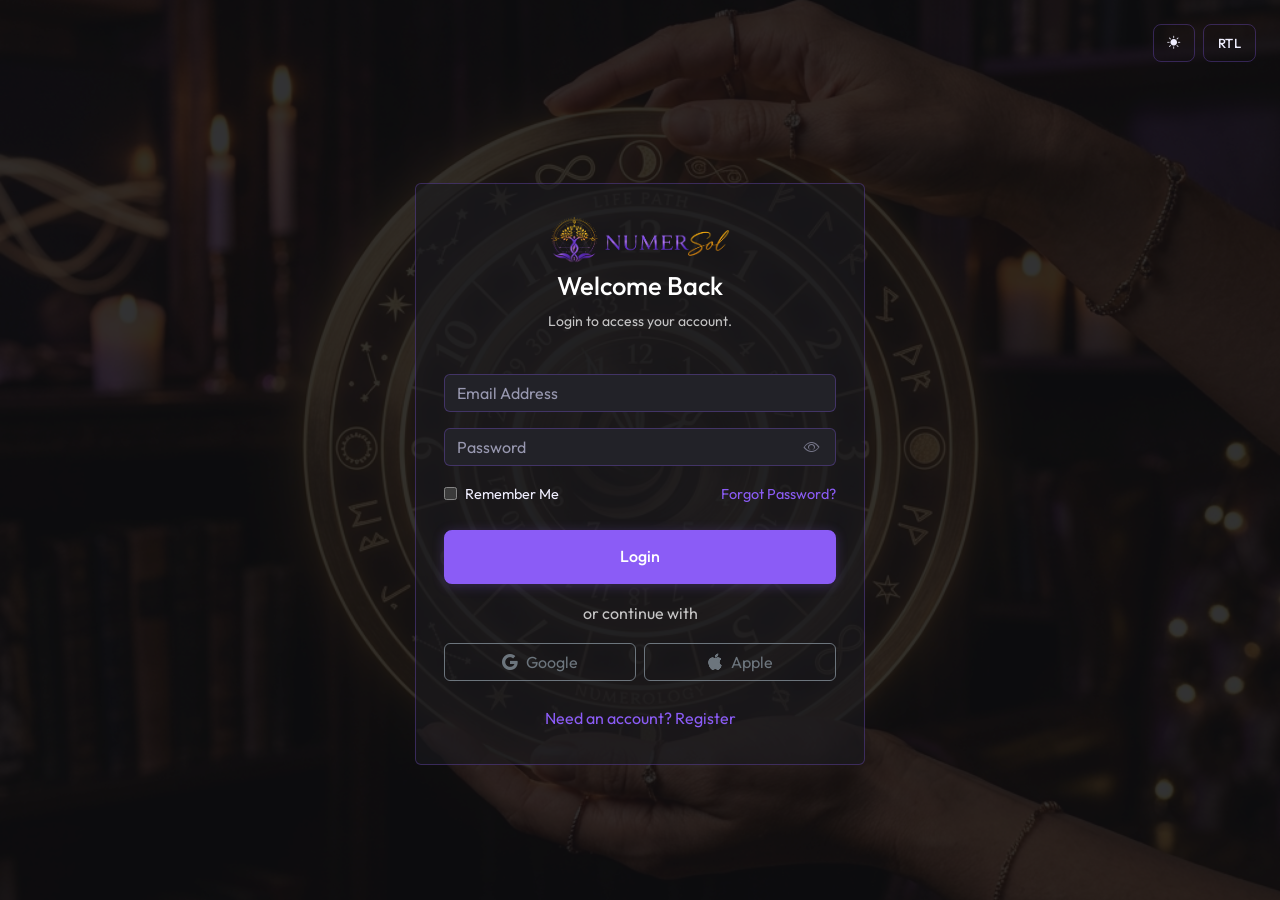
<file: login.html>
<!DOCTYPE html>
<html lang="en" dir="ltr" data-theme="dark">

<head>
  <meta charset="UTF-8" />
  <meta name="viewport" content="width=device-width, initial-scale=1.0" />
  <meta name="description" content="Login" />
  <meta name="robots" content="index, follow" />
  <meta name="theme-color" content="#8B5CF6" />
  <meta name="author" content="NumeroSoul" />

  <!-- Open Graph -->
  <meta property="og:title" content="Login - NumeroSoul" />
  <meta property="og:description" content="Login" />
  <meta property="og:type" content="website" />
  <meta property="og:url" content="https://numerosoul.com/login.html" />
  <meta property="og:image" content="assets/images/logo.png" />

  <!-- Twitter Card -->
  <meta name="twitter:card" content="summary_large_image" />
  <meta name="twitter:title" content="Login - NumeroSoul" />
  <meta name="twitter:description" content="Login" />

  <title>Login - NumeroSoul</title>
  <link rel="canonical" href="https://numerosoul.com/login.html" />
  <link rel="icon" type="image/png" href="assets/images/favicon.png" />
  <link rel="alternate icon" href="assets/images/favicon.ico" />

  <!-- Resource Hints -->
  <link rel="preconnect" href="https://fonts.googleapis.com" />
  <link rel="preconnect" href="https://fonts.gstatic.com" crossorigin />
  <link rel="preload" as="image" href="assets/images/logo_light.png" type="image/png" />
  <link rel="preload" as="image" href="assets/images/logo_dark.png" type="image/png" />
  <link rel="preload" as="style" href="assets/css/style.css" />
  <link href="https://fonts.googleapis.com/css2?family=Outfit:wght@400;450;480;500;510;520;540;560;580&display=swap"
    rel="stylesheet" />

  <!-- Bootstrap 5 CSS -->
  <link href="https://cdn.jsdelivr.net/npm/bootstrap@5.3.3/dist/css/bootstrap.min.css" rel="stylesheet"
    crossorigin="anonymous" />

  <!-- Bootstrap Icons -->
  <link href="https://cdn.jsdelivr.net/npm/bootstrap-icons@1.11.3/font/bootstrap-icons.min.css" rel="stylesheet" />

  <!-- Custom CSS -->
  <link rel="stylesheet" href="assets/css/style.css" />
  <link rel="stylesheet" href="assets/css/dark-mode.css" />
  <link rel="stylesheet" href="assets/css/rtl.css" />


  <!-- Inline theme pre-apply -->
  <script>
    (function () {
      const t = localStorage.getItem('ns-theme');
      const r = localStorage.getItem('ns-rtl');
      if (t) document.documentElement.setAttribute('data-theme', t);
      if (r === 'true') document.documentElement.setAttribute('dir', 'rtl');
    })();
  </script>
</head>

<body>
  <main role="main">

    <div class="auth-page-wrapper">
      <div class="auth-toggles d-flex gap-2">
        <button class="nav-toggle-btn" data-theme-toggle><i class="bi bi-moon-stars"></i></button>
        <button class="nav-toggle-btn" data-rtl-toggle>RTL</button>
      </div>
      <div class="card-custom" style="max-width:450px;width:100%;">
        <div class="text-center mb-4">
          <a href="index.html" class="d-inline-block">
            <img src="assets/images/logo_light.png" class="logo-light" alt="NumeroSoul Logo" width="180" height="50" loading="lazy" />
            <img src="assets/images/logo_dark.png" class="logo-dark" alt="NumeroSoul Logo" width="180" height="50" loading="lazy" />
          </a>
          <h4>Welcome Back</h4>
          <p class="text-muted small">Login to access your account.</p>
        </div>
        <form class="needs-validation" novalidate>
          <div class="mb-3">
            <input type="email" class="form-control" placeholder="Email Address" required>
            <div class="invalid-feedback">Valid email required.</div>
          </div>
          <div class="mb-3 position-relative">
            <input type="password" class="form-control password-input" id="loginPassword" placeholder="Password"
              required>
            <button type="button" class="btn position-absolute end-0 top-0 h-100 px-3 password-toggle"
              onclick="const p=document.getElementById('loginPassword');p.type=p.type==='password'?'text':'password';"><i class="bi bi-eye"></i></button>
            <div class="invalid-feedback">Password required.</div>
          </div>
          <div class="d-flex justify-content-between align-items-center mb-4 text-sm">
            <label class="d-flex align-items-center gap-2 m-0" style="font-size:0.9rem;">
              <input type="checkbox"> Remember Me
            </label>
            <a href="#" style="font-size:0.9rem;">Forgot Password?</a>
          </div>
          <button type="submit" class="btn-primary-custom w-100 mb-3">Login</button>
        </form>

        <div class="text-center mb-3 text-muted">or continue with</div>
        <div class="d-flex gap-2 mb-4">
          <button class="btn btn-outline-secondary w-50 d-flex align-items-center justify-content-center gap-2"><i
              class="bi bi-google"></i> Google</button>
          <button class="btn btn-outline-secondary w-50 d-flex align-items-center justify-content-center gap-2"><i
              class="bi bi-apple"></i> Apple</button>
        </div>

        <div class="text-center">
          <a href="register.html" class="text-decoration-none">Need an account? Register</a>
        </div>
      </div>
    </div>

  </main>

  <!-- Bootstrap 5 JS -->
  <script src="https://cdn.jsdelivr.net/npm/bootstrap@5.3.3/dist/js/bootstrap.bundle.min.js" crossorigin="anonymous"
    defer></script>
  <!-- Custom JS (ES6 module, deferred) -->
  <script src="assets/js/main.js" type="module" defer></script>
</body>

</html>
</file>
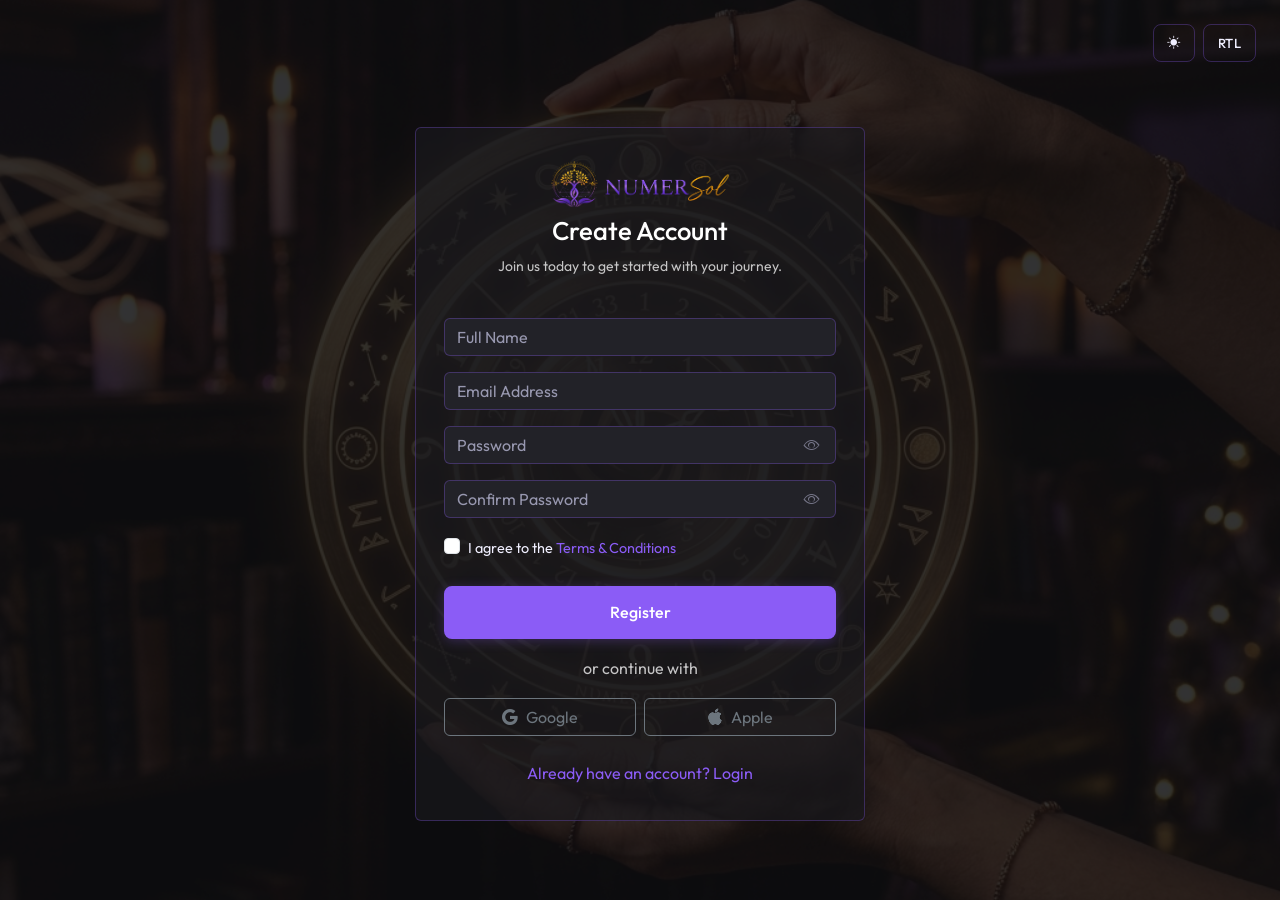
<file: register.html>
<!DOCTYPE html>
<html lang="en" dir="ltr" data-theme="dark">

<head>
  <meta charset="UTF-8" />
  <meta name="viewport" content="width=device-width, initial-scale=1.0" />
  <meta name="description" content="Register" />
  <meta name="robots" content="index, follow" />
  <meta name="theme-color" content="#8B5CF6" />
  <meta name="author" content="NumeroSoul" />

  <!-- Open Graph -->
  <meta property="og:title" content="Register - NumeroSoul" />
  <meta property="og:description" content="Register" />
  <meta property="og:type" content="website" />
  <meta property="og:url" content="https://numerosoul.com/register.html" />
  <meta property="og:image" content="assets/images/logo.png" />

  <!-- Twitter Card -->
  <meta name="twitter:card" content="summary_large_image" />
  <meta name="twitter:title" content="Register - NumeroSoul" />
  <meta name="twitter:description" content="Register" />

  <title>Register - NumeroSoul</title>
  <link rel="canonical" href="https://numerosoul.com/register.html" />
  <link rel="icon" type="image/png" href="assets/images/favicon.png" />
  <link rel="alternate icon" href="assets/images/favicon.ico" />

  <!-- Resource Hints -->
  <link rel="preconnect" href="https://fonts.googleapis.com" />
  <link rel="preconnect" href="https://fonts.gstatic.com" crossorigin />
  <link rel="preload" as="image" href="assets/images/logo_light.png" type="image/png" />
  <link rel="preload" as="image" href="assets/images/logo_dark.png" type="image/png" />
  <link rel="preload" as="style" href="assets/css/style.css" />
  <link href="https://fonts.googleapis.com/css2?family=Outfit:wght@400;450;480;500;510;520;540;560;580&display=swap"
    rel="stylesheet" />

  <!-- Bootstrap 5 CSS -->
  <link href="https://cdn.jsdelivr.net/npm/bootstrap@5.3.3/dist/css/bootstrap.min.css" rel="stylesheet"
    crossorigin="anonymous" />

  <!-- Bootstrap Icons -->
  <link href="https://cdn.jsdelivr.net/npm/bootstrap-icons@1.11.3/font/bootstrap-icons.min.css" rel="stylesheet" />

  <!-- Custom CSS -->
  <link rel="stylesheet" href="assets/css/style.css" />
  <link rel="stylesheet" href="assets/css/dark-mode.css" />
  <link rel="stylesheet" href="assets/css/rtl.css" />


  <!-- Inline theme pre-apply -->
  <script>
    (function () {
      const t = localStorage.getItem('ns-theme');
      const r = localStorage.getItem('ns-rtl');
      if (t) document.documentElement.setAttribute('data-theme', t);
      if (r === 'true') document.documentElement.setAttribute('dir', 'rtl');
    })();
  </script>
</head>

<body>
  <main role="main">

    <div class="auth-page-wrapper">
      <div class="auth-toggles d-flex gap-2">
        <button class="nav-toggle-btn" data-theme-toggle><i class="bi bi-moon-stars"></i></button>
        <button class="nav-toggle-btn" data-rtl-toggle>RTL</button>
      </div>
      <div class="card-custom" style="max-width:450px;width:100%;">
        <div class="text-center mb-4">
          <a href="index.html" class="d-inline-block">
            <img src="assets/images/logo_light.png" class="logo-light" alt="NumeroSoul Logo" width="180" height="50" loading="lazy" />
            <img src="assets/images/logo_dark.png" class="logo-dark" alt="NumeroSoul Logo" width="180" height="50" loading="lazy" />
          </a>
          <h4>Create Account</h4>
          <p class="text-muted small">Join us today to get started with your journey.</p>
        </div>
        <form class="needs-validation" novalidate>
          <div class="mb-3">
            <input type="text" class="form-control" placeholder="Full Name" required>
            <div class="invalid-feedback">Full name is required.</div>
          </div>
          <div class="mb-3">
            <input type="email" class="form-control" placeholder="Email Address" required>
            <div class="invalid-feedback">Valid email required.</div>
          </div>
          <div class="mb-3 position-relative">
            <input type="password" class="form-control password-input" id="regPassword" placeholder="Password" required>
            <button type="button" class="btn position-absolute end-0 top-0 h-100 px-3 password-toggle"
              onclick="const p=document.getElementById('regPassword');p.type=p.type==='password'?'text':'password';"><i class="bi bi-eye"></i></button>
            <div class="invalid-feedback">Password required.</div>
          </div>
          <div class="mb-3 position-relative">
            <input type="password" class="form-control password-input" id="regConfirmPassword"
              placeholder="Confirm Password" required>
            <button type="button" class="btn position-absolute end-0 top-0 h-100 px-3 password-toggle"
              onclick="const p=document.getElementById('regConfirmPassword');p.type=p.type==='password'?'text':'password';"><i class="bi bi-eye"></i></button>
            <div class="invalid-feedback">Please confirm your password.</div>
          </div>
          <div class="mb-3 form-check text-start">
            <input type="checkbox" class="form-check-input" id="termsCheck" required>
            <label class="form-check-label" for="termsCheck" style="font-size:0.9rem;">I agree to the <a href="#">Terms
                & Conditions</a></label>
            <div class="invalid-feedback">You must agree before submitting.</div>
          </div>
          <button type="submit" class="btn-primary-custom w-100 mb-3 mt-2">Register</button>
        </form>

        <div class="text-center mb-3 text-muted">or continue with</div>
        <div class="d-flex gap-2 mb-4">
          <button class="btn btn-outline-secondary w-50 d-flex align-items-center justify-content-center gap-2"><i
              class="bi bi-google"></i> Google</button>
          <button class="btn btn-outline-secondary w-50 d-flex align-items-center justify-content-center gap-2"><i
              class="bi bi-apple"></i> Apple</button>
        </div>

        <div class="text-center">
          <a href="login.html" class="text-decoration-none">Already have an account? Login</a>
        </div>
      </div>
    </div>

  </main>

  <!-- Bootstrap 5 JS -->
  <script src="https://cdn.jsdelivr.net/npm/bootstrap@5.3.3/dist/js/bootstrap.bundle.min.js" crossorigin="anonymous"
    defer></script>
  <!-- Custom JS (ES6 module, deferred) -->
  <script src="assets/js/main.js" type="module" defer></script>
</body>

</html>
</file>
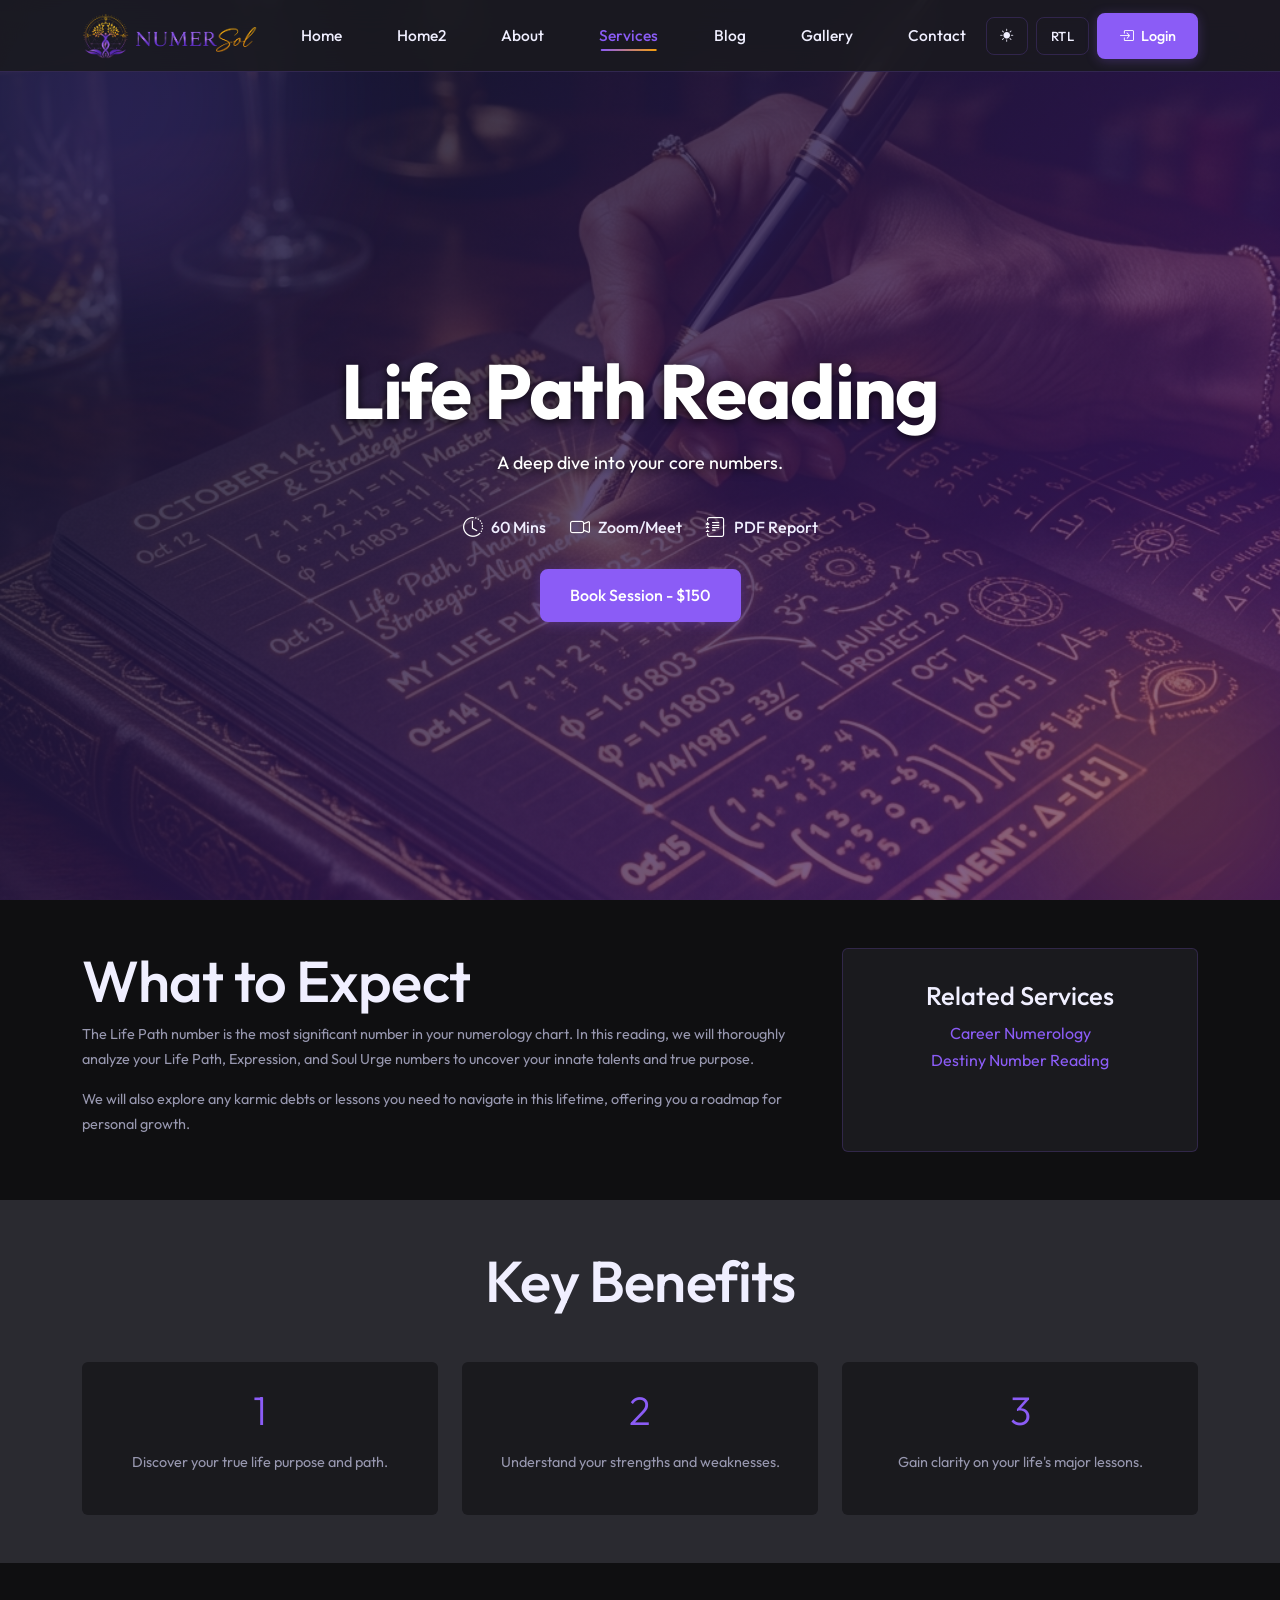
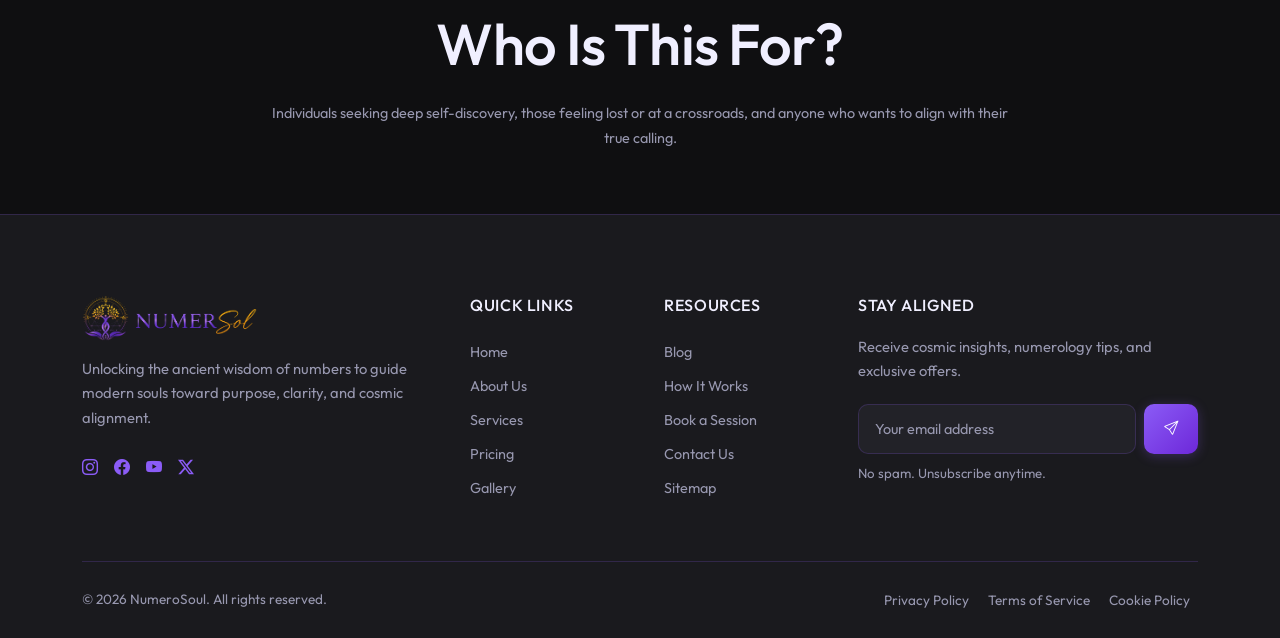
<file: service-details.html>
<!DOCTYPE html>
<html lang="en" dir="ltr" data-theme="dark">
<head>
  <meta charset="UTF-8" />
  <meta name="viewport" content="width=device-width, initial-scale=1.0" />
  <meta name="description" content="Service details" />
  <meta name="robots" content="index, follow" />
  <meta name="theme-color" content="#8B5CF6" />
  <meta name="author" content="NumeroSoul" />

  <!-- Open Graph -->
  <meta property="og:title" content="Life Path Reading" />
  <meta property="og:description" content="Service details" />
  <meta property="og:type" content="website" />
  <meta property="og:url" content="https://numerosoul.com/service-details.html" />
  <meta property="og:image" content="assets/images/logo.png" />

  <!-- Twitter Card -->
  <meta name="twitter:card" content="summary_large_image" />
  <meta name="twitter:title" content="Life Path Reading" />
  <meta name="twitter:description" content="Service details" />

  <title>Life Path Reading</title>
  <link rel="canonical" href="https://numerosoul.com/service-details.html" />
  <link rel="icon" type="image/png" href="assets/images/favicon.png" />
  <link rel="alternate icon" href="assets/images/favicon.ico" />

  <!-- Resource Hints -->
  <link rel="preconnect" href="https://fonts.googleapis.com" />
  <link rel="preconnect" href="https://fonts.gstatic.com" crossorigin />
  <link rel="preload" as="image" href="assets/images/logo_light.png" type="image/png" />
  <link rel="preload" as="image" href="assets/images/logo_dark.png" type="image/png" />
  <link rel="preload" as="style" href="assets/css/style.css" />
  <link href="https://fonts.googleapis.com/css2?family=Outfit:wght@400;450;480;500;510;520;540;560;580&display=swap" rel="stylesheet" />

  <!-- Bootstrap 5 CSS -->
  <link href="https://cdn.jsdelivr.net/npm/bootstrap@5.3.3/dist/css/bootstrap.min.css" rel="stylesheet" crossorigin="anonymous" />

  <!-- Bootstrap Icons -->
  <link href="https://cdn.jsdelivr.net/npm/bootstrap-icons@1.11.3/font/bootstrap-icons.min.css" rel="stylesheet" />

  <!-- Custom CSS -->
  <link rel="stylesheet" href="assets/css/style.css" />
  <link rel="stylesheet" href="assets/css/dark-mode.css" />
  <link rel="stylesheet" href="assets/css/rtl.css" />
  

  <!-- Inline theme pre-apply -->
  <script>
  (function(){
    const t=localStorage.getItem('ns-theme');
    const r=localStorage.getItem('ns-rtl');
    if(t) document.documentElement.setAttribute('data-theme',t);
    if(r==='true') document.documentElement.setAttribute('dir','rtl');
  })();
  </script>
</head>
<body>

  <!-- Skip Navigation -->
  <a href="#main-content" class="skip-link">Skip to main content</a>

  <!-- ============================================================
       HEADER / NAVBAR
       ============================================================ -->
  <nav id="mainNav" role="navigation" aria-label="Main navigation">
    <div class="container d-flex align-items-center justify-content-between" style="height: var(--nav-height);">

      <!-- Logo -->
      <a href="index.html" class="navbar-brand p-0 me-4" aria-label="NumeroSoul Home">
        <img src="assets/images/logo_light.png" class="logo-light" alt="NumeroSoul — Numerology and Life Path Coaching" width="180" height="50" fetchpriority="high" />
        <img src="assets/images/logo_dark.png" class="logo-dark" alt="NumeroSoul — Numerology and Life Path Coaching" width="180" height="50" fetchpriority="high" />
      </a>

      <!-- Desktop Navigation -->
      <ul class="desktop-nav d-flex align-items-center gap-1 mb-0" role="list">
        <li><a href="index.html" class="nav-link-custom">Home</a></li>
        <li><a href="home-2.html" class="nav-link-custom">Home2</a></li>
        <li><a href="about.html" class="nav-link-custom">About</a></li>
        <li><a href="services.html" class="nav-link-custom active" aria-current="page">Services</a></li>
        <li><a href="blog.html" class="nav-link-custom">Blog</a></li>
        <li><a href="gallery.html" class="nav-link-custom">Gallery</a></li>
        <li><a href="contact.html" class="nav-link-custom">Contact</a></li>
        
      </ul>

      <!-- Right Controls -->
      <div class="d-flex align-items-center gap-2">
        <button class="nav-toggle-btn" data-theme-toggle aria-label="Toggle theme" id="themeToggleDesktop"><i class="bi bi-moon-stars"></i></button>
        <button class="nav-toggle-btn" data-rtl-toggle aria-label="Toggle RTL" id="rtlToggleDesktop">RTL</button>
        <a href="login.html" class="btn-primary-custom d-none d-lg-inline-flex" id="loginBtn" style="font-size:0.9rem;padding:0.55rem 1.25rem;">
          <i class="bi bi-box-arrow-in-right" aria-hidden="true"></i> Login
        </a>
        <button class="navbar-toggler-custom mobile-nav-toggle"
                data-bs-toggle="offcanvas"
                data-bs-target="#mobileMenu"
                aria-controls="mobileMenu"
                aria-label="Open navigation menu"
                id="mobileMenuBtn">
          <span></span><span></span><span></span>
        </button>
      </div>
    </div>
  </nav>

  <!-- Mobile Offcanvas Menu -->
  <div class="offcanvas offcanvas-start offcanvas-custom" tabindex="-1" id="mobileMenu" aria-labelledby="mobileMenuLabel">
    <div class="offcanvas-header border-bottom" style="border-color: var(--border) !important;">
      <img src="assets/images/logo_light.png" class="logo-light" alt="NumeroSoul Logo" height="42" width="160" style="max-width:160px;object-fit:contain;" loading="lazy" />
      <img src="assets/images/logo_dark.png" class="logo-dark" alt="NumeroSoul Logo" height="42" width="160" style="max-width:160px;object-fit:contain;" loading="lazy" />
      <button type="button" class="btn-close" data-bs-dismiss="offcanvas" aria-label="Close menu"
              style="filter: var(--bs-btn-close-white-filter, none); opacity: 0.7;"></button>
    </div>
    <div class="offcanvas-body d-flex flex-column justify-content-between">
      <ul class="mb-0" role="list">
        <li><a href="index.html" class="offcanvas-nav-link">Home</a></li>
        <li><a href="home-2.html" class="offcanvas-nav-link">Home2</a></li>
        <li><a href="about.html" class="offcanvas-nav-link">About</a></li>
        <li><a href="services.html" class="offcanvas-nav-link active" aria-current="page">Services</a></li>
        <li><a href="blog.html" class="offcanvas-nav-link">Blog</a></li>
        <li><a href="gallery.html" class="offcanvas-nav-link">Gallery</a></li>
        <li><a href="contact.html" class="offcanvas-nav-link">Contact</a></li>
        
      </ul>
      <div class="d-flex flex-column gap-2 mt-4 pb-2">
        <div class="d-flex gap-2">
          <button class="nav-toggle-btn flex-fill" data-theme-toggle id="themeToggleMobile"><i class="bi bi-moon-stars"></i></button>
          <button class="nav-toggle-btn flex-fill" data-rtl-toggle id="rtlToggleMobile">RTL</button>
        </div>
        <a href="login.html" class="btn-primary-custom text-center justify-content-center">
          <i class="bi bi-box-arrow-in-right" aria-hidden="true"></i> Login
        </a>
      </div>
    </div>
  </div>
  <main id="main-content" role="main">

  <!-- ============================================================
       PAGE HERO / BANNER
       ============================================================ -->
  <section class="page-hero bg-service-details" aria-label="Page header">
    <div class="page-hero-bg-orb page-hero-bg-orb-1" aria-hidden="true"></div>
    <div class="page-hero-bg-orb page-hero-bg-orb-2" aria-hidden="true"></div>
    <div class="container position-relative" style="z-index:2;">
      <div class="page-hero-content text-center">
        
        <h1 class="page-hero-title animate-up" id="hero-title">Service Details</h1>
        <p class="lead page-hero-subtitle animate-up delay-1" id="hero-subtitle">Loading...</p>

        <div class="d-flex justify-content-center gap-4 mt-4 animate-up delay-2">
            <div class="d-flex align-items-center gap-2">
                <i class="bi bi-clock-history fs-5 text-primary"></i>
                <span class="fw-medium">60 Mins</span>
            </div>
            <div class="d-flex align-items-center gap-2">
                <i class="bi bi-camera-video fs-5 text-secondary"></i>
                <span class="fw-medium">Zoom/Meet</span>
            </div>
            <div class="d-flex align-items-center gap-2">
                <i class="bi bi-journal-text fs-5 text-success"></i>
                <span class="fw-medium">PDF Report</span>
            </div>
        </div>
        <div class="mt-4 animate-up delay-3">
            <a href="contact.html" class="btn-primary-custom" id="hero-price">Book Session</a>
        </div>

      </div>
    </div>
  </section>

  <!-- Section 1: Overview -->
  <section class="py-5">
    <div class="container">
      <div class="row">
        <div class="col-lg-8" id="section-overview">
          <!-- Populated by JS -->
        </div>
        <div class="col-lg-4">
          <div class="card-custom">
            <h4>Related Services</h4>
            <ul id="related-services-list">
              <!-- Populated by JS -->
            </ul>
          </div>
        </div>
      </div>
    </div>
  </section>

  <!-- Section 2: Key Benefits -->
  <section class="py-5" style="background: var(--surface);">
    <div class="container">
      <div class="text-center mb-5">
        <h2>Key Benefits</h2>
      </div>
      <div class="row g-4" id="section-benefits">
         <!-- Populated by JS -->
      </div>
    </div>
  </section>

  <!-- Section 3: Who is this for? -->
  <section class="py-5">
    <div class="container">
      <div class="row justify-content-center text-center">
        <div class="col-lg-8">
          <h2>Who Is This For?</h2>
          <div id="section-target" class="mt-4 text-muted fs-5">
             <!-- Populated by JS -->
          </div>
        </div>
      </div>
    </div>
  </section>

  </main>

  <!-- Script to load service details dynamically -->
  <script>
    const servicesData = {
      'life-path': {
        title: 'Life Path Reading',
        subtitle: 'A deep dive into your core numbers.',
        price: 'Book Session - $150',
        overview: `<h2>What to Expect</h2><p>The Life Path number is the most significant number in your numerology chart. In this reading, we will thoroughly analyze your Life Path, Expression, and Soul Urge numbers to uncover your innate talents and true purpose.</p><p>We will also explore any karmic debts or lessons you need to navigate in this lifetime, offering you a roadmap for personal growth.</p>`,
        benefits: [
          'Discover your true life purpose and path.',
          'Understand your strengths and weaknesses.',
          'Gain clarity on your life\'s major lessons.'
        ],
        target: 'Individuals seeking deep self-discovery, those feeling lost or at a crossroads, and anyone who wants to align with their true calling.',
        related: [{ id: 'career', title: 'Career Numerology' }, { id: 'destiny', title: 'Destiny Number Reading' }]
      },
      'compatibility': {
        title: 'Compatibility Check',
        subtitle: 'Understand your relationships better.',
        price: 'Book Session - $200',
        overview: `<h2>What to Expect</h2><p>Relationships are complex, but numerology offers profound insights into how two individuals interact. We will analyze the core numbers of both you and your partner to evaluate compatibility, communication styles, and shared goals.</p><p>You will leave with practical advice on how to harmonize your energies and overcome potential conflicts.</p>`,
        benefits: [
          'Identify the strengths and challenges in your relationship.',
          'Improve communication and mutual understanding.',
          'Discover the long-term potential of your partnership.'
        ],
        target: 'Couples looking to deepen their bond, individuals considering marriage or long-term commitment, and business partners wanting to ensure a harmonious working relationship.',
        related: [{ id: 'life-path', title: 'Life Path Reading' }, { id: 'dates', title: 'Auspicious Dates' }]
      },
      'career': {
        title: 'Career Numerology',
        subtitle: 'Find the best career path for you.',
        price: 'Book Session - $180',
        overview: `<h2>What to Expect</h2><p>Are you in the right job? Career numerology looks at your Expression and Life Path numbers to identify the professions that naturally align with your talents and potential for success.</p><p>We will identify auspicious periods for career changes, promotions, or starting a new business venture based on your personal cycles.</p>`,
        benefits: [
          'Identify career paths aligned with your natural talents.',
          'Determine the best timing for a job change or promotion.',
          'Overcome professional obstacles by understanding your numerical cycles.'
        ],
        target: 'Professionals seeking a career change, recent graduates deciding on a career path, and entrepreneurs looking to optimize their business strategies.',
        related: [{ id: 'business', title: 'Business Numerology' }, { id: 'life-path', title: 'Life Path Reading' }]
      },
      'name': {
        title: 'Name Numerology',
        subtitle: 'A deep analysis of the energies behind your name.',
        price: 'Book Session - $120',
        overview: `<h2>What to Expect</h2><p>Your name carries a specific vibration that influences how you present yourself to the world and how others perceive you. We will analyze the letters in your current name, birth name, or potential new names.</p><p>If you are considering a name change for marriage, professional reasons, or personal transformation, we can guide you to a name that supports your goals.</p>`,
        benefits: [
          'Understand the vibration and energy of your current name.',
          'Discover how a name change could impact your life.',
          'Select an auspicious name for a business or public persona.'
        ],
        target: 'Individuals considering a name change, public figures wanting to optimize their stage name, and those curious about the energy they project to others.',
        related: [{ id: 'baby-name', title: 'Baby Name Selection' }, { id: 'destiny', title: 'Destiny Number Reading' }]
      },
      'business': {
        title: 'Business Numerology',
        subtitle: 'Align your brand name with success and prosperity.',
        price: 'Book Session - $250',
        overview: `<h2>What to Expect</h2><p>A business name holds its own destiny. We will analyze potential business names to ensure they vibrate with success, abundance, and positive energy.</p><p>Furthermore, we will look at optimal launch dates and the compatibility between business partners to give your enterprise the best possible start.</p>`,
        benefits: [
          'Choose a business name that attracts success and clients.',
          'Select auspicious launch dates for products or the business itself.',
          'Understand the energetic dynamics between business partners.'
        ],
        target: 'Entrepreneurs starting a new business, business owners looking to rebrand, and companies wanting to ensure a successful product launch.',
        related: [{ id: 'career', title: 'Career Numerology' }, { id: 'dates', title: 'Auspicious Dates' }]
      },
      'destiny': {
        title: 'Destiny Number Reading',
        subtitle: 'Uncover your ultimate life purpose and calling.',
        price: 'Book Session - $150',
        overview: `<h2>What to Expect</h2><p>Derived from your full birth name, the Destiny number reveals your life\'s purpose, your ultimate goal, and what you are destined to accomplish.</p><p>We will delve deep into this number, exploring the opportunities and challenges you will face as you fulfill your destiny.</p>`,
        benefits: [
          'Gain a clear understanding of your ultimate life purpose.',
          'Identify the necessary steps to achieve your destiny.',
          'Overcome obstacles that may be hindering your progress.'
        ],
        target: 'Individuals seeking a deeper understanding of their purpose, those wanting to leave a lasting legacy, and anyone feeling unfulfilled in their current path.',
        related: [{ id: 'life-path', title: 'Life Path Reading' }, { id: 'name', title: 'Name Numerology' }]
      },
      'yearly': {
        title: 'Yearly Forecast',
        subtitle: 'Prepare for the opportunities of the year ahead.',
        price: 'Book Session - $100',
        overview: `<h2>What to Expect</h2><p>Numerology operates in 9-year cycles. Your Personal Year number indicates the specific energy, opportunities, and challenges you will encounter in the current or upcoming year.</p><p>We will break down your year month-by-month, providing you with a roadmap to navigate the year with confidence and foresight.</p>`,
        benefits: [
          'Understand the overarching theme and energy of the year.',
          'Anticipate challenges and prepare strategies to overcome them.',
          'Identify the best times for specific actions (e.g., career moves, relationship decisions).'
        ],
        target: 'Anyone wanting a roadmap for the year ahead, individuals facing major life decisions, and those interested in maximizing their potential in the current cycle.',
        related: [{ id: 'life-path', title: 'Life Path Reading' }, { id: 'dates', title: 'Auspicious Dates' }]
      },
      'baby-name': {
        title: 'Baby Name Selection',
        subtitle: 'Choose an auspicious name for your newborn child.',
        price: 'Book Session - $150',
        overview: `<h2>What to Expect</h2><p>Giving your child a name with a positive, harmonious vibration is one of the greatest gifts you can offer. We will evaluate potential names based on their numerical value and harmony with the child\'s birth date.</p><p>We can also suggest names that align with specific positive traits or energies you wish for your child.</p>`,
        benefits: [
          'Provide your child with a strong and positive energetic foundation.',
          'Ensure harmony between the child\'s name and birth date.',
          'Avoid names that carry challenging karmic vibrations.'
        ],
        target: 'Expectant parents seeking the perfect name for their newborn, and parents considering a legal name change for a young child.',
        related: [{ id: 'name', title: 'Name Numerology' }, { id: 'compatibility', title: 'Compatibility Check' }]
      },
      'dates': {
        title: 'Auspicious Dates',
        subtitle: 'Find the perfect date for important life events.',
        price: 'Book Session - $90',
        overview: `<h2>What to Expect</h2><p>Timing is everything. Using numerological principles, we will identify the most auspicious dates for significant events such as weddings, business launches, signing contracts, or moving to a new home.</p><p>By aligning your actions with favorable numerical vibrations, you increase the likelihood of success and positive outcomes.</p>`,
        benefits: [
          'Maximize the success and positive energy of important events.',
          'Avoid dates with challenging or conflicting numerical vibrations.',
          'Gain peace of mind knowing you have chosen the best possible timing.'
        ],
        target: 'Couples planning a wedding, entrepreneurs launching a business, individuals buying or selling property, and anyone scheduling a major life event.',
        related: [{ id: 'yearly', title: 'Yearly Forecast' }, { id: 'business', title: 'Business Numerology' }]
      }
    };

    document.addEventListener("DOMContentLoaded", function() {
      const urlParams = new URLSearchParams(window.location.search);
      let serviceId = urlParams.get('id');
      
      // Fallback to localStorage if no URL parameter is provided
      if (!serviceId) {
        serviceId = localStorage.getItem('selectedServiceId');
      }
      
      // Default to life-path if both are unavailable
      if (!serviceId) {
        serviceId = 'life-path';
      }

      const data = servicesData[serviceId];

      if (data) {
        document.title = data.title + ' - NumeroSoul';
        document.getElementById('hero-title').innerText = data.title;
        document.getElementById('hero-subtitle').innerText = data.subtitle;
        document.getElementById('hero-price').innerText = data.price;
        
        document.getElementById('section-overview').innerHTML = data.overview;
        
        let benefitsHtml = '';
        data.benefits.forEach((benefit, index) => {
          benefitsHtml += `
            <div class="col-md-4">
              <div class="card-custom h-100 p-4 border-0">
                <div class="display-6 mb-3" style="color: var(--primary);">${index + 1}</div>
                <p class="text-muted">${benefit}</p>
              </div>
            </div>
          `;
        });
        document.getElementById('section-benefits').innerHTML = benefitsHtml;
        
        document.getElementById('section-target').innerHTML = `<p>${data.target}</p>`;

        let relatedHtml = '';
        data.related.forEach(rel => {
          relatedHtml += `<li><a href="service-details.html?id=${rel.id}">${rel.title}</a></li>`;
        });
        document.getElementById('related-services-list').innerHTML = relatedHtml;
      } else {
        // Fallback if ID is invalid
        document.getElementById('hero-title').innerText = "Service Not Found";
        document.getElementById('hero-subtitle').innerText = "Please select a valid service from our services page.";
        document.getElementById('section-overview').innerHTML = '<p>Could not load the requested service details.</p>';
        document.getElementById('section-benefits').innerHTML = '';
        document.getElementById('section-target').innerHTML = '';
      }
    });
  </script>

  <!-- ============================================================
       FOOTER
       ============================================================ -->
  <footer id="footer" role="contentinfo">
    <div class="container">
      <div class="row g-4 g-lg-5 footer-top">

        <!-- Brand Column -->
        <div class="col-lg-4">
          <div class="footer-logo mb-3">
            <img src="assets/images/logo_light.png" class="logo-light" alt="NumeroSoul Logo" width="180" height="50" fetchpriority="high" />
            <img src="assets/images/logo_dark.png" class="logo-dark" alt="NumeroSoul Logo" width="180" height="50" fetchpriority="high" />
          </div>
          <p class="footer-brief">
            Unlocking the ancient wisdom of numbers to guide modern souls toward purpose, clarity, and cosmic alignment.
          </p>
          <div class="d-flex gap-3 mt-4 social-icons-row">
            <a href="https://instagram.com/numerosoul" class="footer-social-link" aria-label="Instagram" target="_blank" rel="noopener">
              <i class="bi bi-instagram" aria-hidden="true"></i>
            </a>
            <a href="https://facebook.com/numerosoul" class="footer-social-link" aria-label="Facebook" target="_blank" rel="noopener">
              <i class="bi bi-facebook" aria-hidden="true"></i>
            </a>
            <a href="https://youtube.com/numerosoul" class="footer-social-link" aria-label="YouTube" target="_blank" rel="noopener">
              <i class="bi bi-youtube" aria-hidden="true"></i>
            </a>
            <a href="https://twitter.com/numerosoul" class="footer-social-link" aria-label="Twitter / X" target="_blank" rel="noopener">
              <i class="bi bi-twitter-x" aria-hidden="true"></i>
            </a>
          </div>
        </div>

        <!-- Quick Links -->
        <div class="col-sm-6 col-lg-2">
          <h3 class="footer-heading">Quick Links</h3>
          <ul class="footer-links">
            <li><a href="index.html" class="footer-link">Home</a></li>
            <li><a href="about.html" class="footer-link">About Us</a></li>
            <li><a href="services.html" class="footer-link">Services</a></li>
            <li><a href="blog.html" class="footer-link">Pricing</a></li>
            <li><a href="gallery.html" class="footer-link">Gallery</a></li>
          </ul>
        </div>

        <!-- Resources -->
        <div class="col-sm-6 col-lg-2">
          <h3 class="footer-heading">Resources</h3>
          <ul class="footer-links">
            <li><a href="blog.html" class="footer-link">Blog</a></li>
            <li><a href="home-2.html" class="footer-link">How It Works</a></li>
            <li><a href="contact.html" class="footer-link">Book a Session</a></li>
            <li><a href="contact.html" class="footer-link">Contact Us</a></li>
            <li><a href="404.html" class="footer-link">Sitemap</a></li>
          </ul>
        </div>

        <!-- Newsletter -->
        <div class="col-lg-4">
          <h3 class="footer-heading">Stay Aligned</h3>
          <p class="footer-brief">Receive cosmic insights, numerology tips, and exclusive offers.</p>
          <!-- Mailchimp / ConvertKit placeholder -->
          <!-- ACTION: Replace with Mailchimp embed or ConvertKit form URL -->
          <form class="newsletter-form" id="footerNewsletter" novalidate aria-label="Newsletter signup">
            <input
              type="email"
              class="newsletter-input"
              placeholder="Your email address"
              aria-label="Email address"
              required
              autocomplete="email"
            />
            <button type="submit" class="btn-primary-custom newsletter-btn" aria-label="Subscribe to newsletter">
              <i class="bi bi-send" aria-hidden="true"></i>
            </button>
          </form>
          <p class="caption mt-2">No spam. Unsubscribe anytime.</p>
        </div>

      </div>

      <!-- Footer Bottom -->
      <div class="footer-bottom">
        <p class="footer-copyright mb-0">
          © <span id="footerYear">2026</span> NumeroSoul. All rights reserved.
        </p>
        <div class="footer-bottom-links">
          <a href="#">Privacy Policy</a>
          <a href="#">Terms of Service</a>
          <a href="#">Cookie Policy</a>
        </div>
      </div>
    </div>

    <!-- Back to Top Button -->
    <button id="backToTop" aria-label="Back to top">
      <i class="bi bi-chevron-up" aria-hidden="true"></i>
    </button>
  </footer>

  <!-- Bootstrap 5 JS -->
  <script src="https://cdn.jsdelivr.net/npm/bootstrap@5.3.3/dist/js/bootstrap.bundle.min.js" crossorigin="anonymous" defer></script>
  <!-- Custom JS (ES6 module, deferred) -->
  <script src="assets/js/main.js" type="module" defer></script>
</body>
</html>
</file>
<file: assets/css/style.css>
/* ============================================================
   NumeroSoul — Global Design System
   Font: Outfit (Google Fonts)
   PALETTE: 2 Main Colors Only
     Primary   : #8B5CF6 (Violet-Purple)
     Secondary : #F59E0B (Amber-Gold)
   Status/Accent: success #10B981 | warning #F59E0B | error #EF4444
   ============================================================ */

/* ---------- 1. CSS Custom Properties (Design Tokens) ---------- */
:root {
  color-scheme: light;
  /* ─── 2 Main Brand Colors ─── */
  --primary: #8B5CF6;
  /* Violet — primary actions, headings */
  --primary-dark: #6D28D9;
  --primary-light: #A78BFA;
  --secondary: #F59E0B;
  /* Amber-Gold — secondary actions, accents */
  --secondary-dark: #D97706;
  --secondary-light: #FCD34D;

  /* Missing variables used in HTML and CSS gradients */
  --gold: #F59E0B;
  --gold-dark: #D97706;
  --cyan: #06B6D4;

  /* ─── Status Colors ONLY (not for branding) ─── */
  --success: #10B981;
  --warning: #F59E0B;
  /* reuses secondary intentionally */
  --error: #EF4444;

  /* ─── Light Mode Backgrounds (white / near-white) ─── */
  --bg: #FFFFFF;
  --bg-card: #FFFFFF;
  --bg-alt: #F5F5F7;
  /* light-grey, Apple-style */
  --surface: #FAFAFA;
  --border: rgba(139, 92, 246, 0.15);
  --text: #111111;
  --text-muted: #555568;
  --text-inverse: #FFFFFF;
  --shadow: 0 2px 16px rgba(0, 0, 0, 0.08);
  --shadow-lg: 0 8px 40px rgba(0, 0, 0, 0.12);
  --glass: rgba(255, 255, 255, 0.85);
  --glass-border: rgba(139, 92, 246, 0.18);

  /* ─── Structural ─── */
  --nav-height: 72px;
  --radius-card: 6px;
  /* SPEC: 5–7px */
  --radius-btn: 8px;
  --transition: 0.28s cubic-bezier(0.4, 0, 0.2, 1);
  --font: 'Outfit', sans-serif;
}

/* ─── Dark Mode Backgrounds (near-black / dark-grey) ─── */
[data-theme="dark"] {
  color-scheme: dark;
  --bg: #0F0F11;
  /* near-black */
  --bg-card: #1A1A1E;
  /* dark-grey card */
  --bg-alt: #222228;
  /* dark-grey alt */
  --surface: #2A2A30;
  --border: rgba(139, 92, 246, 0.20);
  --text: #F0EFFF;
  --text-muted: #9898B0;
  --text-inverse: #0F0F11;
  --shadow: 0 4px 24px rgba(0, 0, 0, 0.50);
  --shadow-lg: 0 8px 48px rgba(0, 0, 0, 0.65);
  --glass: rgba(26, 26, 30, 0.88);
  --glass-border: rgba(139, 92, 246, 0.22);
}

/* ─── Auto Dark/Light from OS preference (before JS loads) ─── */
@media (prefers-color-scheme: dark) {
  :root:not([data-theme="light"]) {
    color-scheme: dark;
    --bg: #0F0F11;
    --bg-card: #1A1A1E;
    --bg-alt: #222228;
    --surface: #2A2A30;
    --border: rgba(139, 92, 246, 0.20);
    --text: #F0EFFF;
    --text-muted: #9898B0;
    --text-inverse: #0F0F11;
    --shadow: 0 4px 24px rgba(0, 0, 0, 0.50);
    --shadow-lg: 0 8px 48px rgba(0, 0, 0, 0.65);
    --glass: rgba(26, 26, 30, 0.88);
    --glass-border: rgba(139, 92, 246, 0.22);
  }
}

/* ─── Reduced Motion: honour user preference ─── */
@media (prefers-reduced-motion: reduce) {

  *,
  *::before,
  *::after {
    animation-duration: 0.01ms !important;
    animation-iteration-count: 1 !important;
    transition-duration: 0.01ms !important;
  }
}

/* ---------- 2. Reset & Base ---------- */
*,
*::before,
*::after {
  box-sizing: border-box;
  margin: 0;
  padding: 0;
}

html {
  scroll-behavior: smooth;
  font-size: 16px;
}

body {
  font-family: var(--font);
  font-weight: 400;
  font-size: 1rem;
  line-height: 1.7;
  background-color: var(--bg);
  color: var(--text);
  transition: background-color var(--transition), color var(--transition);
  overflow-x: hidden;
}

img {
  max-width: 100%;
  height: auto;
  display: block;
}

a {
  color: var(--primary);
  text-decoration: none;
  transition: color var(--transition);
}

a:hover {
  color: var(--gold);
}

ul {
  list-style: none;
  padding: 0;
  margin: 0;
}

/* ---------- 3. Typography ---------- */
h1 {
  font-weight: 580;
  /* SPEC: max 580 */
  font-size: clamp(4.5rem, 7vw, 6rem);
  /* SPEC: 4.5rem – 6rem */
  line-height: 1.08;
  letter-spacing: -0.02em;
}

h2 {
  font-weight: 540;
  /* SPEC: max 540 */
  font-size: clamp(3rem, 4.5vw, 4.5rem);
  /* SPEC: 3rem – 4.5rem */
  line-height: 1.15;
  letter-spacing: -0.015em;
}

h3 {
  font-weight: 520;
  /* SPEC: max 520 */
  font-size: clamp(2rem, 3vw, 3rem);
  /* SPEC: 2rem – 3rem */
  line-height: 1.25;
}

h4,
h5,
h6 {
  font-weight: 500;
  font-size: clamp(1.1rem, 2vw, 1.6rem);
}

p {
  font-weight: 400;
  /* SPEC: 400–430 */
  font-size: clamp(0.9rem, 1.1vw, 1.2rem);
  /* SPEC: 0.9rem – 1.2rem */
  color: var(--text-muted);
}

.lead {
  font-weight: 430;
  font-size: clamp(1rem, 1.4vw, 1.25rem);
  color: var(--text-muted);
}

.caption {
  font-weight: 400;
  font-size: 0.83rem;
  color: var(--text-muted);
}

.text-gradient {
  background: linear-gradient(135deg, var(--primary), var(--gold));
  -webkit-background-clip: text;
  -webkit-text-fill-color: transparent;
  background-clip: text;
}

.text-gradient-cyan {
  background: linear-gradient(135deg, var(--cyan), var(--primary));
  -webkit-background-clip: text;
  -webkit-text-fill-color: transparent;
  background-clip: text;
}

/* ---------- 5. Global Table Overrides ---------- */
.table {
  --bs-table-bg: transparent;
  --bs-table-color: var(--text);
}

/* ---------- 4. Buttons ---------- */
/* SPEC: font-size 0.9–1.2rem | weight 500–520 | clear hover effect */
.btn-primary-custom {
  display: inline-flex;
  align-items: center;
  justify-content: center;
  gap: 0.5rem;
  padding: 0.7rem 1.75rem;
  background: var(--primary);
  color: #fff !important;
  border: 2px solid var(--primary);
  border-radius: var(--radius-btn);
  font-family: var(--font);
  font-weight: 510;
  /* SPEC: 500–520 */
  font-size: 1rem;
  /* SPEC: 0.9–1.2rem */
  cursor: pointer;
  transition: all var(--transition);
  box-shadow: 0 2px 12px rgba(139, 92, 246, 0.28);
  text-decoration: none;
  position: relative;
  overflow: hidden;
}

.btn-primary-custom::after {
  content: '';
  position: absolute;
  inset: 0;
  background: rgba(255, 255, 255, 0);
  transition: background var(--transition);
}

.btn-primary-custom:hover {
  background: var(--primary-dark);
  border-color: var(--primary-dark);
  transform: translateY(-2px);
  box-shadow: 0 6px 24px rgba(139, 92, 246, 0.42);
  color: #fff !important;
}

.btn-primary-custom:focus-visible {
  outline: 3px solid var(--primary);
  outline-offset: 3px;
}

.btn-primary-custom:active {
  transform: translateY(0);
  box-shadow: none;
}

.btn-secondary-custom {
  display: inline-flex;
  align-items: center;
  justify-content: center;
  gap: 0.5rem;
  padding: 0.7rem 1.75rem;
  background: transparent;
  color: var(--secondary) !important;
  border: 2px solid var(--secondary);
  border-radius: var(--radius-btn);
  font-family: var(--font);
  font-weight: 510;
  /* SPEC: 500–520 */
  font-size: 1rem;
  /* SPEC: 0.9–1.2rem */
  cursor: pointer;
  transition: all var(--transition);
  text-decoration: none;
}

.btn-secondary-custom:hover {
  background: var(--secondary);
  color: #111 !important;
  transform: translateY(-2px);
  box-shadow: 0 6px 24px rgba(245, 158, 11, 0.35);
}

.btn-secondary-custom:focus-visible {
  outline: 3px solid var(--secondary);
  outline-offset: 3px;
}

.btn-secondary-custom:active {
  transform: translateY(0);
}

.btn-outline-primary-custom {
  display: inline-flex;
  align-items: center;
  justify-content: center;
  gap: 0.5rem;
  padding: 0.55rem 1.25rem;
  background: transparent;
  color: var(--primary) !important;
  border: 1.5px solid var(--primary);
  border-radius: var(--radius-btn);
  font-family: var(--font);
  font-weight: 500;
  font-size: 0.95rem;
  cursor: pointer;
  transition: all var(--transition);
  text-decoration: none;
}

.btn-outline-primary-custom:hover {
  background: var(--primary);
  color: #fff !important;
  box-shadow: 0 4px 16px rgba(139, 92, 246, 0.30);
}

.btn-outline-primary-custom:focus-visible {
  outline: 3px solid var(--primary);
  outline-offset: 3px;
}

/* ---------- 5. Section Wrapper ---------- */
.section-pad {
  padding: 6rem 0;
}

.section-pad-sm {
  padding: 4rem 0;
}

.section-badge {
  display: inline-block;
  padding: 0.35rem 1.1rem;
  background: rgba(139, 92, 246, 0.12);
  color: var(--primary);
  border: 1px solid rgba(139, 92, 246, 0.25);
  border-radius: 50px;
  font-size: 0.82rem;
  font-weight: 500;
  letter-spacing: 0.08em;
  text-transform: uppercase;
  margin-bottom: 1rem;
}

.section-badge-gold {
  background: rgba(245, 158, 11, 0.12);
  color: var(--gold);
  border-color: rgba(245, 158, 11, 0.25);
}

.section-badge-cyan {
  background: rgba(6, 182, 212, 0.12);
  color: var(--cyan);
  border-color: rgba(6, 182, 212, 0.25);
}

/* Hero section badge overrides for high contrast and readability */
#hero .section-badge,
.page-hero .section-badge,
#home2-hero .section-badge {
  background: rgba(139, 92, 246, 0.28);
  color: #F3E8FF;
  border-color: rgba(167, 139, 250, 0.6);
  font-weight: 560;
  backdrop-filter: blur(10px);
  -webkit-backdrop-filter: blur(10px);
}

/* Hero section outline button overrides for high contrast and readability */
.page-hero .btn-outline-primary-custom,
#hero .btn-outline-primary-custom,
#home2-hero .btn-outline-primary-custom {
  color: #F3E8FF !important;
  border-color: rgba(167, 139, 250, 0.6) !important;
  background: rgba(139, 92, 246, 0.15) !important;
  backdrop-filter: blur(8px);
  -webkit-backdrop-filter: blur(8px);
}
.page-hero .btn-outline-primary-custom:hover,
#hero .btn-outline-primary-custom:hover,
#home2-hero .btn-outline-primary-custom:hover {
  background: var(--primary) !important;
  color: #ffffff !important;
  border-color: var(--primary) !important;
  box-shadow: 0 4px 16px rgba(139, 92, 246, 0.30);
}

/* Hero section inline link contrast improvements */
.page-hero a:not(.btn-outline-primary-custom):not(.btn-primary-custom):not(.footer-social-link),
#hero a:not(.btn-outline-primary-custom):not(.btn-primary-custom):not(.footer-social-link) {
  color: #C084FC !important;
  font-weight: 500;
  transition: color var(--transition);
}
.page-hero a:not(.btn-outline-primary-custom):not(.btn-primary-custom):not(.footer-social-link):hover,
#hero a:not(.btn-outline-primary-custom):not(.btn-primary-custom):not(.footer-social-link):hover {
  color: #ffffff !important;
  text-decoration: underline !important;
}

/* Hero section search form control input contrast */
.page-hero .form-control,
#hero .form-control {
  border-color: rgba(167, 139, 250, 0.5) !important;
  background: rgba(26, 26, 30, 0.75) !important;
}

/* Contact page hero info card overlay styles */
.contact-hero-card {
  background: rgba(26, 26, 30, 0.7) !important;
  border: 1.5px solid rgba(167, 139, 250, 0.5) !important;
  backdrop-filter: blur(12px);
  -webkit-backdrop-filter: blur(12px);
}

/* Popular search links styling in Blog Hero section */
.hero-popular-tags {
  color: rgba(255, 255, 255, 0.75) !important;
}
.hero-popular-tags a {
  color: #C084FC !important;
  font-weight: 520 !important;
  transition: color var(--transition);
}
.hero-popular-tags a:hover {
  color: #ffffff !important;
  text-decoration: underline !important;
}



/* ---------- 6. Navbar ---------- */
#mainNav {
  position: fixed !important;
  top: 0;
  left: 0;
  right: 0;
  z-index: 1050;
  height: var(--nav-height);
  background: var(--glass);
  backdrop-filter: blur(20px);
  -webkit-backdrop-filter: blur(20px);
  border-bottom: 1px solid var(--glass-border);
  transition: background var(--transition), box-shadow var(--transition);
}

#mainNav.scrolled {
  background: var(--bg-card);
  box-shadow: var(--shadow);
}

.navbar-brand img {
  height: 46px;
  width: auto;
  max-width: 180px;
  object-fit: contain;
}

/* Theme-dependent logo visibility */
.logo-light {
  display: block;
  margin: 0 auto;
}

.logo-dark {
  display: none;
  margin: 0 auto;
}

[data-theme="dark"] .logo-light {
  display: none;
}

[data-theme="dark"] .logo-dark {
  display: block;
}

@media (prefers-color-scheme: dark) {
  :root:not([data-theme="light"]) .logo-light {
    display: none;
  }

  :root:not([data-theme="light"]) .logo-dark {
    display: block;
  }
}


.desktop-nav {
  gap: 1.25rem !important;
  /* Increase gap between menu items */
}

@media (min-width: 992px) {
  .desktop-nav {
    flex-grow: 1 !important;
    margin-left: 0 !important;
    margin-right: 0 !important;
  }
  .desktop-nav li:first-child {
    margin-left: auto !important;
  }
  .desktop-nav li:last-child {
    margin-right: auto !important;
  }
}

.nav-link-custom {
  font-family: var(--font);
  font-weight: 480;
  font-size: 0.97rem;
  color: var(--text) !important;
  padding: 0.45rem 1.1rem !important;
  /* Increased padding */
  border-radius: 8px;
  transition: all var(--transition);
  position: relative;
}

.nav-link-custom::after {
  content: '';
  position: absolute;
  bottom: 2px;
  left: 50%;
  transform: translateX(-50%);
  width: 0;
  height: 2px;
  background: linear-gradient(90deg, var(--primary), var(--gold));
  border-radius: 2px;
  transition: width var(--transition);
}

.nav-link-custom:hover::after,
.nav-link-custom.active::after {
  width: 60%;
}

.nav-link-custom:hover {
  color: var(--primary) !important;
}

.nav-link-custom.active {
  color: var(--primary) !important;
}

/* Toggle Buttons in Nav */
.nav-toggle-btn {
  display: inline-flex;
  align-items: center;
  justify-content: center;
  padding: 0.42rem 0.85rem;
  background: transparent;
  color: var(--text);
  border: 1.5px solid var(--border);
  border-radius: 8px;
  font-family: var(--font);
  font-weight: 500;
  font-size: 0.82rem;
  cursor: pointer;
  transition: all var(--transition);
  letter-spacing: 0.04em;
}

.nav-toggle-btn:hover {
  background: var(--primary);
  color: #fff;
  border-color: var(--primary);
}

[data-theme="dark"] .nav-toggle-btn {
  color: var(--text);
}

/* Hamburger */
.navbar-toggler-custom {
  width: 42px;
  height: 42px;
  display: flex;
  flex-direction: column;
  justify-content: center;
  align-items: center;
  gap: 5px;
  background: rgba(139, 92, 246, 0.1);
  border: 1.5px solid var(--border);
  border-radius: 10px;
  cursor: pointer;
  transition: all var(--transition);
  padding: 0;
  margin-right: 0.5rem;
}

.navbar-toggler-custom span {
  display: block;
  width: 22px;
  height: 2px;
  background: var(--text);
  border-radius: 2px;
  transition: all var(--transition);
}

.navbar-toggler-custom:hover {
  background: rgba(139, 92, 246, 0.2);
}

/* Offcanvas */
.offcanvas-custom {
  background: var(--bg-card) !important;
  border-right: 1px solid var(--border) !important;
}

[dir="rtl"] .offcanvas-custom {
  border-right: none !important;
  border-left: 1px solid var(--border) !important;
}

.offcanvas-nav-link {
  display: block;
  padding: 0.9rem 1.2rem;
  font-size: 1.1rem;
  font-weight: 480;
  color: var(--text);
  border-radius: 10px;
  transition: all var(--transition);
  margin-bottom: 0.25rem;
}

.offcanvas-nav-link:hover,
.offcanvas-nav-link.active {
  background: rgba(139, 92, 246, 0.1);
  color: var(--primary);
  padding-left: 1.6rem;
}

[dir="rtl"] .offcanvas-nav-link:hover,
[dir="rtl"] .offcanvas-nav-link.active {
  padding-left: 1.2rem;
  padding-right: 1.6rem;
}

/* ---------- 7. Hero Section ---------- */
#hero {
  min-height: 100vh;
  display: flex;
  align-items: center;
  padding-top: var(--nav-height);
  position: relative;
  overflow: hidden;
  background: linear-gradient(rgba(10, 10, 15, 0.75), rgba(10, 10, 15, 0.75)), url('../images/hero_bg.png') center/cover no-repeat;
}

#hero,
.page-hero,
#home2-hero,
.stats-strip {
  --text: #F0EFFF;
  --text-muted: #d1d1e0;
  --bg-card: rgba(26, 26, 30, 0.6);
  --glass: rgba(26, 26, 30, 0.6);
  --border: rgba(139, 92, 246, 0.3);
  --bs-body-color: #F0EFFF;
  --bs-secondary-color: rgba(255, 255, 255, 0.75);
  --bs-link-color: rgba(255, 255, 255, 0.9);
  --bs-link-hover-color: #ffffff;
  color: var(--text);
}

#hero .form-control,
.page-hero .form-control,
#home2-hero .form-control,
.stats-strip .form-control {
  color: #ffffff !important;
}

#hero .form-control::placeholder,
.page-hero .form-control::placeholder,
#home2-hero .form-control::placeholder,
.stats-strip .form-control::placeholder {
  color: rgba(255, 255, 255, 0.6) !important;
}

#hero .text-muted,
.page-hero .text-muted,
#home2-hero .text-muted,
.stats-strip .text-muted {
  color: rgba(255, 255, 255, 0.75) !important;
}


#hero .text-primary,
.page-hero .text-primary,
#home2-hero .text-primary,
.stats-strip .text-primary,
#hero .text-secondary,
.page-hero .text-secondary,
#home2-hero .text-secondary,
.stats-strip .text-secondary,
#hero .text-success,
.page-hero .text-success,
#home2-hero .text-success,
.stats-strip .text-success {
  color: #ffffff !important;
}

#hero h1,
#hero p,
.page-hero h1,
.page-hero p,
#home2-hero h1,
#home2-hero p {
  color: #ffffff !important;
  text-shadow: 0 2px 10px rgba(0, 0, 0, 0.8);
}

.hero-bg-orb {
  position: absolute;
  border-radius: 50%;
  filter: blur(80px);
  opacity: 0.18;
  pointer-events: none;
  animation: orbFloat 8s ease-in-out infinite;
}

.hero-bg-orb-1 {
  width: 500px;
  height: 500px;
  background: var(--primary);
  top: -100px;
  left: -100px;
  animation-delay: 0s;
}

.hero-bg-orb-2 {
  width: 400px;
  height: 400px;
  background: var(--gold);
  bottom: -80px;
  right: -60px;
  animation-delay: -3s;
}

.hero-bg-orb-3 {
  width: 300px;
  height: 300px;
  background: var(--cyan);
  top: 40%;
  right: 20%;
  animation-delay: -6s;
  opacity: 0.10;
}

@keyframes orbFloat {

  0%,
  100% {
    transform: translate(0, 0) scale(1);
  }

  33% {
    transform: translate(30px, -20px) scale(1.05);
  }

  66% {
    transform: translate(-20px, 30px) scale(0.97);
  }
}

.hero-grid-lines {
  position: absolute;
  inset: 0;
  background-image:
    linear-gradient(rgba(139, 92, 246, 0.04) 1px, transparent 1px),
    linear-gradient(90deg, rgba(139, 92, 246, 0.04) 1px, transparent 1px);
  background-size: 60px 60px;
  pointer-events: none;
}

.hero-star {
  position: absolute;
  width: 4px;
  height: 4px;
  background: var(--gold);
  border-radius: 50%;
  opacity: 0.6;
  animation: starTwinkle 3s ease-in-out infinite;
}

@keyframes starTwinkle {

  0%,
  100% {
    opacity: 0.6;
    transform: scale(1);
  }

  50% {
    opacity: 1;
    transform: scale(1.4);
  }
}

.hero-image-wrapper {
  position: relative;
  display: flex;
  justify-content: center;
  align-items: center;
}

.hero-image-ring {
  position: absolute;
  border-radius: 50%;
  border: 1px solid;
  animation: ringRotate 20s linear infinite;
}

.hero-image-ring-1 {
  width: 320px;
  height: 320px;
  border-color: rgba(139, 92, 246, 0.3);
  animation-direction: normal;
}

.hero-image-ring-2 {
  width: 400px;
  height: 400px;
  border-color: rgba(245, 158, 11, 0.2);
  animation-direction: reverse;
  animation-duration: 30s;
}

.hero-image-ring-3 {
  width: 480px;
  height: 480px;
  border-color: rgba(6, 182, 212, 0.15);
  animation-direction: normal;
  animation-duration: 40s;
}

@keyframes ringRotate {
  from {
    transform: rotate(0deg);
  }

  to {
    transform: rotate(360deg);
  }
}

.hero-mandala {
  width: 260px;
  height: 260px;
  border-radius: 50%;
  background: linear-gradient(135deg, rgba(139, 92, 246, 0.15), rgba(245, 158, 11, 0.1));
  border: 2px solid rgba(139, 92, 246, 0.3);
  display: flex;
  align-items: center;
  justify-content: center;
  font-size: 8rem;
  position: relative;
  z-index: 2;
  animation: mandalaFloat 6s ease-in-out infinite;
  box-shadow: 0 0 60px rgba(139, 92, 246, 0.2), inset 0 0 40px rgba(139, 92, 246, 0.08);
}

@keyframes mandalaFloat {

  0%,
  100% {
    transform: translateY(0) rotate(0deg);
  }

  33% {
    transform: translateY(-18px) rotate(3deg);
  }

  66% {
    transform: translateY(8px) rotate(-2deg);
  }
}

.hero-floating-badge {
  position: absolute;
  background: var(--bg-card);
  border: 1px solid var(--border);
  border-radius: 12px;
  padding: 0.6rem 1rem;
  display: flex;
  align-items: center;
  gap: 0.5rem;
  box-shadow: var(--shadow);
  font-size: 0.82rem;
  font-weight: 500;
  color: var(--text);
  animation: badgeFloat 5s ease-in-out infinite;
  z-index: 3;
}

.hero-floating-badge:nth-child(2) {
  animation-delay: -2s;
}

.hero-floating-badge:nth-child(3) {
  animation-delay: -4s;
}

.badge-1 {
  top: 10%;
  right: -20px;
}

.badge-2 {
  bottom: 18%;
  left: -30px;
}

.badge-3 {
  top: 58%;
  right: -30px;
}

@keyframes badgeFloat {

  0%,
  100% {
    transform: translateY(0);
  }

  50% {
    transform: translateY(-10px);
  }
}

/* Number pill decoration */
.num-pill {
  display: inline-flex;
  align-items: center;
  justify-content: center;
  width: 34px;
  height: 34px;
  border-radius: 50%;
  background: linear-gradient(135deg, var(--primary), var(--gold));
  color: #fff;
  font-weight: 600;
  font-size: 0.9rem;
  flex-shrink: 0;
}

/* ---------- 7.5 Page Hero Section ---------- */
.page-hero {
  padding-top: calc(var(--nav-height) + 60px);
  padding-bottom: 60px;
  position: relative;
  overflow: hidden;
  background: linear-gradient(135deg, rgba(88, 28, 135, 0.8), rgba(15, 23, 42, 0.85)), url('../images/hero_bg.png') center/cover no-repeat;
  display: flex;
  align-items: center;
  min-height: 100vh;
}

.bg-services {
  background: linear-gradient(135deg, rgba(15, 23, 42, 0.9), rgba(88, 28, 135, 0.65)), url('../images/bg_services.png') center/cover no-repeat !important;
}

.bg-service-details {
  background: linear-gradient(135deg, rgba(15, 23, 42, 0.9), rgba(88, 28, 135, 0.65)), url('../images/bg_service_details.png') center/cover no-repeat !important;
}

.bg-about {
  background: linear-gradient(135deg, rgba(88, 28, 135, 0.75), rgba(245, 158, 11, 0.25)), url('../images/bg_about.png') center/cover no-repeat !important;
}

.bg-blog {
  background: linear-gradient(135deg, rgba(88, 28, 135, 0.75), rgba(245, 158, 11, 0.25)), url('../images/bg_blog.png') center/cover no-repeat !important;
}

.bg-gallery {
  background: linear-gradient(135deg, rgba(15, 23, 42, 0.92), rgba(6, 182, 212, 0.25)), url('../images/bg_gallery.png') center/cover no-repeat !important;
}

.bg-contact {
  background: linear-gradient(135deg, rgba(15, 23, 42, 0.92), rgba(6, 182, 212, 0.25)), url('../images/bg_contact.png') center/cover no-repeat !important;
}

.page-hero-bg-orb {
  position: absolute;
  border-radius: 50%;
  filter: blur(80px);
  opacity: 0.18;
  pointer-events: none;
  animation: orbFloat 8s ease-in-out infinite;
}

.page-hero-bg-orb-1 {
  width: 400px;
  height: 400px;
  background: var(--primary);
  top: -100px;
  left: -100px;
}

.page-hero-bg-orb-2 {
  width: 300px;
  height: 300px;
  background: var(--gold);
  bottom: -50px;
  right: -50px;
  animation-delay: -3s;
}

.page-hero-title {
  font-family: var(--font-heading);
  font-weight: 700;
  margin-bottom: 1rem;
}

.page-hero-subtitle {
  color: var(--text-muted);
  max-width: 600px;
  margin: 0 auto 2rem auto;
}

/* ---------- 8. Cards (SPEC: border-radius 5–7px, CTA anchored at bottom) ---------- */
.card-custom {
  background: var(--bg-card);
  border: 1px solid var(--border);
  border-radius: var(--radius-card);
  /* = 6px, within 5–7px spec */
  padding: 2rem 1.75rem;
  transition: transform var(--transition), box-shadow var(--transition), border-color var(--transition);
  position: relative;
  overflow: hidden;
  height: 100%;
  display: flex;
  flex-direction: column;
  /* enables CTA anchor at bottom */
  text-align: center;
}

.card-custom>[class*="btn-"] {
  margin-top: auto !important;
}

.card-custom-body {
  flex: 1;
  /* pushes CTA to bottom */
}

.card-custom::before {
  content: '';
  position: absolute;
  top: 0;
  left: 0;
  right: 0;
  height: 3px;
  background: linear-gradient(90deg, var(--primary), var(--secondary));
  opacity: 0;
  transition: opacity var(--transition);
}

.card-custom:hover {
  transform: translateY(-4px);
  box-shadow: var(--shadow-lg);
  border-color: rgba(139, 92, 246, 0.30);
}

.card-custom:hover::before {
  opacity: 1;
}

/* Card icon */
.card-icon {
  width: 68px;
  height: 68px;
  border-radius: 16px;
  display: flex;
  align-items: center;
  justify-content: center;
  margin: 0 auto 1.5rem auto;
  flex-shrink: 0;
  position: relative;
  transition: all var(--transition);
  border: 1px solid rgba(255, 255, 255, 0.1);
  box-shadow: 0 8px 20px rgba(0, 0, 0, 0.05);
}

.card-icon svg {
  transition: transform 0.4s cubic-bezier(0.34, 1.56, 0.64, 1);
}

.card-custom:hover .card-icon {
  transform: translateY(-2px) scale(1.05);
}

.card-custom:hover .card-icon svg {
  transform: scale(1.1) rotate(5deg);
}

.card-icon-purple {
  background: rgba(139, 92, 246, 0.08);
  border-color: rgba(139, 92, 246, 0.2);
  color: var(--primary);
  box-shadow: 0 8px 24px rgba(139, 92, 246, 0.12);
}

.card-icon-purple::after {
  content: '';
  position: absolute;
  inset: -1px;
  border-radius: 16px;
  background: linear-gradient(135deg, var(--primary), transparent);
  -webkit-mask: linear-gradient(#fff 0 0) content-box, linear-gradient(#fff 0 0);
  mask: linear-gradient(#fff 0 0) content-box, linear-gradient(#fff 0 0);
  -webkit-mask-composite: xor;
  mask-composite: exclude;
  pointer-events: none;
  opacity: 0.5;
}

.card-icon-gold {
  background: rgba(245, 158, 11, 0.08);
  border-color: rgba(245, 158, 11, 0.25);
  color: var(--secondary);
  box-shadow: 0 8px 24px rgba(245, 158, 11, 0.12);
}

.card-icon-gold::after {
  content: '';
  position: absolute;
  inset: -1px;
  border-radius: 16px;
  background: linear-gradient(135deg, var(--secondary), transparent);
  -webkit-mask: linear-gradient(#fff 0 0) content-box, linear-gradient(#fff 0 0);
  mask: linear-gradient(#fff 0 0) content-box, linear-gradient(#fff 0 0);
  -webkit-mask-composite: xor;
  mask-composite: exclude;
  pointer-events: none;
  opacity: 0.5;
}

.card-icon-cyan {
  background: rgba(6, 182, 212, 0.08);
  border-color: rgba(6, 182, 212, 0.25);
  color: var(--cyan);
  box-shadow: 0 8px 24px rgba(6, 182, 212, 0.12);
}

.card-icon-cyan::after {
  content: '';
  position: absolute;
  inset: -1px;
  border-radius: 16px;
  background: linear-gradient(135deg, var(--cyan), transparent);
  -webkit-mask: linear-gradient(#fff 0 0) content-box, linear-gradient(#fff 0 0);
  mask: linear-gradient(#fff 0 0) content-box, linear-gradient(#fff 0 0);
  -webkit-mask-composite: xor;
  mask-composite: exclude;
  pointer-events: none;
  opacity: 0.5;
}

.card-title-custom {
  font-weight: 520;
  font-size: 1.15rem;
  color: var(--text);
  margin-bottom: 0.65rem;
}

.card-text-custom {
  font-weight: 400;
  font-size: 0.95rem;
  color: var(--text-muted);
  line-height: 1.65;
}

/* ---------- 9. Report Sample Cards ---------- */
.report-card {
  background: var(--bg-card);
  border: 1px solid var(--border);
  border-radius: var(--radius-card);
  overflow: hidden;
  transition: all var(--transition);
  height: 100%;
  display: flex;
  flex-direction: column;
}

/* Center leftover cards when wrapping on tablet/desktop */
.row:has(> [class*="col-"] > .card-custom),
.row:has(> [class*="col-"] > .report-card) {
  justify-content: center;
}

.report-card:hover {
  transform: translateY(-8px);
  box-shadow: var(--shadow-lg);
}

.report-card-header {
  padding: 2rem;
  background: linear-gradient(135deg, rgba(139, 92, 246, 0.15), rgba(245, 158, 11, 0.08));
  display: flex;
  align-items: center;
  gap: 1rem;
  border-bottom: 1px solid var(--border);
  min-height: 145px;
}

.report-number-display {
  width: 64px;
  height: 64px;
  border-radius: 50%;
  background: linear-gradient(135deg, var(--primary), var(--gold));
  display: flex;
  align-items: center;
  justify-content: center;
  font-size: 1.8rem;
  font-weight: 560;
  color: #fff;
  flex-shrink: 0;
}

.report-card-body {
  padding: 1.5rem 2rem 2rem;
  display: flex;
  flex-direction: column;
  flex-grow: 1;
}

.report-trait-tag {
  display: inline-block;
  padding: 0.25rem 0.7rem;
  background: rgba(139, 92, 246, 0.1);
  color: var(--primary);
  border-radius: 50px;
  font-size: 0.75rem;
  font-weight: 500;
  margin: 0.2rem;
}

.report-trait-tag.gold {
  background: rgba(245, 158, 11, 0.1);
  color: var(--gold-dark);
}

.report-trait-tag.cyan {
  background: rgba(6, 182, 212, 0.1);
  color: var(--cyan);
}

.report-meter {
  margin: 1rem 0;
}

.report-meter-label {
  display: flex;
  justify-content: space-between;
  font-size: 0.82rem;
  font-weight: 500;
  color: var(--text-muted);
  margin-bottom: 0.35rem;
}

.report-meter-bar {
  height: 6px;
  background: var(--border);
  border-radius: 3px;
  overflow: hidden;
}

.report-meter-fill {
  height: 100%;
  background: linear-gradient(90deg, var(--primary), var(--gold));
  border-radius: 3px;
  transition: width 1.5s cubic-bezier(0.4, 0, 0.2, 1);
}

/* ---------- 10. Calculator Section ---------- */
#calculator {
  background: var(--bg-alt);
  position: relative;
  overflow: hidden;
}

.calculator-card {
  background: var(--bg-card);
  border: 1px solid var(--border);
  border-radius: 20px;
  padding: 3rem 2.5rem;
  box-shadow: var(--shadow-lg);
  position: relative;
  z-index: 1;
}

.calc-input-group {
  position: relative;
}

.calc-input {
  width: 100%;
  padding: 1rem 1.25rem;
  background: var(--bg);
  border: 1.5px solid var(--border);
  border-radius: 10px;
  font-family: var(--font);
  font-size: 1rem;
  color: var(--text);
  transition: all var(--transition);
  outline: none;
}

.calc-input:focus {
  border-color: var(--primary);
  box-shadow: 0 0 0 3px rgba(139, 92, 246, 0.15);
}

.calc-input::placeholder {
  color: var(--text-muted);
  opacity: 0.7;
}

.calc-result-display {
  background: linear-gradient(135deg, rgba(139, 92, 246, 0.08), rgba(245, 158, 11, 0.05));
  border: 1px solid var(--border);
  border-radius: 16px;
  padding: 2rem;
  text-align: center;
  margin-top: 1.5rem;
  display: none;
}

.calc-result-display.show {
  display: block;
  animation: resultAppear 0.5s ease;
}

@keyframes resultAppear {
  from {
    opacity: 0;
    transform: translateY(10px);
  }

  to {
    opacity: 1;
    transform: translateY(0);
  }
}

.calc-result-number {
  font-size: 5rem;
  font-weight: 580;
  line-height: 1;
  background: linear-gradient(135deg, var(--primary), var(--gold));
  -webkit-background-clip: text;
  -webkit-text-fill-color: transparent;
  background-clip: text;
  margin-bottom: 0.5rem;
}

.calc-result-title {
  font-weight: 520;
  font-size: 1.4rem;
  color: var(--text);
  margin-bottom: 0.5rem;
}

.calc-result-desc {
  font-size: 0.95rem;
  color: var(--text-muted);
  max-width: 480px;
  margin: 0 auto 1.5rem;
}

.calc-lead-capture {
  display: flex;
  gap: 0.75rem;
  max-width: 420px;
  margin: 0 auto;
  flex-wrap: wrap;
}

.calc-lead-capture .calc-input {
  flex: 1;
  min-width: 180px;
}

/* ---------- 11. Testimonials ---------- */
#testimonials {
  background: var(--bg);
}

.testimonial-card {
  background: var(--bg-card);
  border: 1px solid var(--border);
  border-radius: var(--radius-card);
  padding: 2rem;
  height: 100%;
  position: relative;
  transition: all var(--transition);
}

.testimonial-card::before {
  content: '"';
  position: absolute;
  top: 1.2rem;
  right: 1.5rem;
  font-size: 5rem;
  font-weight: 700;
  color: var(--primary);
  opacity: 0.12;
  line-height: 1;
  font-family: var(--font);
  /* Removed Georgia to strictly enforce one global font */
}

[dir="rtl"] .testimonial-card::before {
  right: auto;
  left: 1.5rem;
}

.testimonial-card:hover {
  transform: translateY(-4px);
  box-shadow: var(--shadow);
}

.testimonial-avatar {
  width: 52px;
  height: 52px;
  border-radius: 50%;
  background: linear-gradient(135deg, var(--primary), var(--gold));
  display: flex;
  align-items: center;
  justify-content: center;
  font-size: 1.25rem;
  color: #fff;
  font-weight: 520;
  flex-shrink: 0;
}

.star-rating {
  color: var(--gold);
  font-size: 0.9rem;
}

/* ---------- 12. Stats Strip ---------- */
.stats-strip {
  background: linear-gradient(135deg, var(--primary-dark), var(--primary));
  padding: 3.5rem 0;
  position: relative;
  overflow: hidden;
}

.stats-strip::before {
  content: '';
  position: absolute;
  inset: 0;
  background-image:
    radial-gradient(rgba(255, 255, 255, 0.05) 1px, transparent 1px);
  background-size: 30px 30px;
}

.stat-item {
  text-align: center;
}

.stat-number {
  font-size: clamp(2rem, 4vw, 3rem);
  font-weight: 560;
  color: #fff;
  line-height: 1;
}

.stat-label {
  font-size: 0.9rem;
  font-weight: 450;
  color: rgba(255, 255, 255, 0.75);
  margin-top: 0.35rem;
}

/* ---------- 13. CTA Section ---------- */
.cta-section {
  background: linear-gradient(135deg, #0D0B1A 0%, #1A1035 50%, #0D0B1A 100%);
  padding: 6rem 0;
  position: relative;
  overflow: hidden;
}

[data-theme="light"] .cta-section {
  background: linear-gradient(135deg, #2D1B69 0%, #4C1D95 50%, #2D1B69 100%);
}

.cta-section::before {
  content: '';
  position: absolute;
  inset: 0;
  background: radial-gradient(ellipse at 30% 50%, rgba(139, 92, 246, 0.25) 0%, transparent 60%),
    radial-gradient(ellipse at 70% 50%, rgba(245, 158, 11, 0.15) 0%, transparent 60%);
  pointer-events: none;
}

/* ---------- 14. Footer ---------- */
#footer {
  background: var(--bg-card);
  border-top: 1px solid var(--border);
  padding-top: 5rem;
}

.footer-logo img {
  height: 46px;
  width: auto;
  max-width: 180px;
  object-fit: contain;
  margin: 0 !important;
}

.footer-brief {
  font-size: 0.92rem;
  color: var(--text-muted);
  margin: 1rem 0 1.25rem;
  max-width: 100%;
  line-height: 1.65;
}

.social-icon {
  display: inline-flex;
  align-items: center;
  justify-content: center;
  width: 38px;
  height: 38px;
  border-radius: 9px;
  background: rgba(139, 92, 246, 0.1);
  color: var(--primary);
  border: 1px solid var(--border);
  font-size: 1rem;
  transition: all var(--transition);
}

.social-icon:hover {
  background: var(--primary);
  color: #fff !important;
  transform: translateY(-3px);
  box-shadow: 0 6px 20px rgba(139, 92, 246, 0.35);
  border-color: var(--primary);
}

.footer-heading {
  font-weight: 520;
  font-size: 1rem;
  color: var(--text);
  margin-bottom: 1.25rem;
  letter-spacing: 0.04em;
  text-transform: uppercase;
}

.footer-link {
  display: block;
  font-size: 0.9rem;
  color: var(--text-muted);
  padding: 0.3rem 0;
  transition: color var(--transition);
}

.footer-link:hover {
  color: var(--primary);
}

/* Newsletter */
.newsletter-form {
  display: flex;
  gap: 0.5rem;
}

.newsletter-input {
  flex: 1;
  padding: 0.75rem 1rem;
  background: var(--bg);
  border: 1.5px solid var(--border);
  border-radius: 10px;
  font-family: var(--font);
  font-size: 0.9rem;
  color: var(--text);
  outline: none;
  transition: all var(--transition);
}

.newsletter-input:focus {
  border-color: var(--primary);
  box-shadow: 0 0 0 3px rgba(139, 92, 246, 0.12);
}

.newsletter-input::placeholder {
  color: var(--text-muted);
}

.newsletter-btn {
  padding: 0.75rem 1.25rem;
  background: linear-gradient(135deg, var(--primary), var(--primary-dark));
  color: #fff;
  border: none;
  border-radius: 10px;
  font-family: var(--font);
  font-weight: 510;
  font-size: 0.9rem;
  cursor: pointer;
  transition: all var(--transition);
  white-space: nowrap;
}

.newsletter-btn:hover {
  transform: translateY(-2px);
  box-shadow: 0 6px 20px rgba(139, 92, 246, 0.35);
}

/* Footer Bottom */
.footer-bottom {
  border-top: 1px solid var(--border);
  padding: 1.5rem 0;
  margin-top: 3.5rem;
  display: flex;
  align-items: center;
  justify-content: space-between;
  flex-wrap: wrap;
  gap: 0.75rem;
}

.footer-bottom-links a {
  font-size: 0.85rem;
  color: var(--text-muted);
  margin: 0 0.5rem;
  transition: color var(--transition);
}

.footer-bottom-links a:hover {
  color: var(--primary);
}

.footer-copyright {
  font-size: 0.85rem;
  color: var(--text-muted);
}

/* Back to Top */
#backToTop {
  position: fixed;
  bottom: 2rem;
  right: 2rem;
  width: 46px;
  height: 46px;
  border-radius: 12px;
  background: linear-gradient(135deg, var(--primary), var(--primary-dark));
  color: #fff;
  border: none;
  display: flex;
  align-items: center;
  justify-content: center;
  font-size: 1.1rem;
  cursor: pointer;
  box-shadow: 0 4px 20px rgba(139, 92, 246, 0.40);
  z-index: 999;
  opacity: 0;
  transform: translateY(20px);
  transition: all var(--transition);
  pointer-events: none;
}

#backToTop.visible {
  opacity: 1;
  transform: translateY(0);
  pointer-events: all;
}

#backToTop:hover {
  transform: translateY(-4px);
  box-shadow: 0 8px 30px rgba(139, 92, 246, 0.55);
}

[dir="rtl"] #backToTop {
  right: auto;
  left: 2rem;
}

/* ---------- 15. Dividers & Decoratives ---------- */
.divider-gradient {
  height: 1px;
  background: linear-gradient(90deg, transparent, var(--primary), var(--gold), transparent);
  margin: 0.5rem 0;
  opacity: 0.4;
}

.section-number {
  font-size: 6rem;
  font-weight: 700;
  background: linear-gradient(135deg, var(--primary), transparent);
  -webkit-background-clip: text;
  -webkit-text-fill-color: transparent;
  background-clip: text;
  line-height: 1;
  opacity: 0.12;
  position: absolute;
  top: -1rem;
  left: 0;
  pointer-events: none;
}

/* ---------- 16. Animations ---------- */
@keyframes fadeInUp {
  from {
    opacity: 0;
    transform: translateY(30px);
  }

  to {
    opacity: 1;
    transform: translateY(0);
  }
}

@keyframes fadeInLeft {
  from {
    opacity: 0;
    transform: translateX(-30px);
  }

  to {
    opacity: 1;
    transform: translateX(0);
  }
}

@keyframes fadeInRight {
  from {
    opacity: 0;
    transform: translateX(30px);
  }

  to {
    opacity: 1;
    transform: translateX(0);
  }
}

.animate-up {
  animation: fadeInUp 0.8s ease both;
}

.animate-left {
  animation: fadeInLeft 0.8s ease both;
}

.animate-right {
  animation: fadeInRight 0.8s ease both;
}

.delay-1 {
  animation-delay: 0.1s;
}

.delay-2 {
  animation-delay: 0.2s;
}

.delay-3 {
  animation-delay: 0.3s;
}

.delay-4 {
  animation-delay: 0.4s;
}

.delay-5 {
  animation-delay: 0.5s;
}

.delay-6 {
  animation-delay: 0.6s;
}

/* Scroll reveal */
.reveal {
  opacity: 0;
  transform: translateY(28px);
  transition: opacity 0.7s ease, transform 0.7s ease;
}

.reveal.visible {
  opacity: 1;
  transform: translateY(0);
}

.reveal-left {
  opacity: 0;
  transform: translateX(-28px);
  transition: opacity 0.7s ease, transform 0.7s ease;
}

.reveal-left.visible {
  opacity: 1;
  transform: translateX(0);
}

.reveal-right {
  opacity: 0;
  transform: translateX(28px);
  transition: opacity 0.7s ease, transform 0.7s ease;
}

.reveal-right.visible {
  opacity: 1;
  transform: translateX(0);
}

/* ---------- 17. Scroll Indicator ---------- */
.scroll-indicator {
  position: absolute;
  bottom: 2.5rem;
  left: 50%;
  transform: translateX(-50%);
  display: flex;
  flex-direction: column;
  align-items: center;
  gap: 0.4rem;
  color: var(--text-muted);
  font-size: 0.8rem;
  animation: scrollBounce 2s ease-in-out infinite;
}

@keyframes scrollBounce {

  0%,
  100% {
    transform: translateX(-50%) translateY(0);
  }

  50% {
    transform: translateX(-50%) translateY(-8px);
  }
}

.scroll-mouse {
  width: 22px;
  height: 36px;
  border: 2px solid var(--text-muted);
  border-radius: 12px;
  position: relative;
  display: flex;
  justify-content: center;
}

.scroll-mouse::before {
  content: '';
  width: 3px;
  height: 8px;
  background: var(--primary);
  border-radius: 2px;
  position: absolute;
  top: 6px;
  animation: scrollDot 1.5s ease-in-out infinite;
}

@keyframes scrollDot {

  0%,
  100% {
    opacity: 1;
    top: 6px;
  }

  50% {
    opacity: 0;
    top: 16px;
  }
}

/* ---------- 18. Principles Numbered Steps ---------- */
.step-number {
  width: 48px;
  height: 48px;
  border-radius: 12px;
  background: linear-gradient(135deg, var(--primary), var(--primary-dark));
  color: #fff;
  font-size: 1.2rem;
  font-weight: 560;
  display: flex;
  align-items: center;
  justify-content: center;
  flex-shrink: 0;
  margin-bottom: 1rem;
}

/* ---------- 19. How It Works ---------- */
.how-connector {
  position: absolute;
  top: 24px;
  left: calc(50% + 40px);
  right: calc(-50% + 40px);
  height: 2px;
  background: linear-gradient(90deg, var(--primary), var(--gold));
  opacity: 0.3;
}

[dir="rtl"] .how-connector {
  left: calc(-50% + 40px);
  right: calc(50% + 40px);
}

/* ---------- 20. General Utilities ---------- */
.text-primary-custom {
  color: var(--primary) !important;
}

.text-gold {
  color: var(--gold) !important;
}

.text-cyan {
  color: var(--cyan) !important;
}

.text-muted-custom {
  color: var(--text-muted) !important;
}

.bg-alt {
  background: var(--bg-alt) !important;
}

.border-custom {
  border-color: var(--border) !important;
}

.gap-custom {
  gap: 1rem;
}

.fw-500 {
  font-weight: 500;
}

.fw-480 {
  font-weight: 480;
}

.max-w-600 {
  max-width: 600px;
}

.max-w-720 {
  max-width: 720px;
}

.max-w-900 {
  max-width: 900px;
}

.mx-auto {
  margin-left: auto;
  margin-right: auto;
}

/* Gradient border trick */
.gradient-border {
  position: relative;
  background-clip: padding-box;
}

.gradient-border::before {
  content: '';
  position: absolute;
  inset: 0;
  z-index: -1;
  margin: -2px;
  border-radius: inherit;
  background: linear-gradient(135deg, var(--primary), var(--gold));
}

/* Toast notification */
.toast-custom {
  position: fixed;
  bottom: 5rem;
  right: 2rem;
  background: var(--bg-card);
  border: 1px solid var(--border);
  border-radius: 12px;
  padding: 1rem 1.5rem;
  box-shadow: var(--shadow-lg);
  z-index: 9999;
  display: flex;
  align-items: center;
  gap: 0.75rem;
  font-size: 0.9rem;
  color: var(--text);
  opacity: 0;
  transform: translateY(20px);
  transition: all 0.3s ease;
  pointer-events: none;
  max-width: 320px;
}

.toast-custom.show {
  opacity: 1;
  transform: translateY(0);
  pointer-events: all;
}

[dir="rtl"] .toast-custom {
  right: auto;
  left: 2rem;
}

/* Particles */
.particle {
  position: absolute;
  width: 3px;
  height: 3px;
  border-radius: 50%;
  background: var(--primary);
  opacity: 0.5;
  animation: particleFloat 8s ease-in-out infinite;
}

@keyframes particleFloat {

  0%,
  100% {
    transform: translateY(0) translateX(0);
    opacity: 0.5;
  }

  25% {
    transform: translateY(-40px) translateX(20px);
    opacity: 0.8;
  }

  50% {
    transform: translateY(-20px) translateX(-15px);
    opacity: 0.3;
  }

  75% {
    transform: translateY(-60px) translateX(10px);
    opacity: 0.6;
  }
}

/* ---------- 21. RTL Overrides ---------- */
[dir="rtl"] .text-md-start {
  text-align: right !important;
}

[dir="rtl"] .footer-brief {
  max-width: 100%;
}

[dir="rtl"] .newsletter-form {
  flex-direction: row-reverse;
}

[dir="rtl"] .how-connector {
  transform: scaleX(-1);
}

[dir="rtl"] #backToTop {
  right: auto;
  left: 2rem;
}

from {
  opacity: 0;
  transform: translateX(-30px);
}

to {
  opacity: 1;
  transform: translateX(0);
}

@keyframes fadeInRight {
  from {
    opacity: 0;
    transform: translateX(30px);
  }

  to {
    opacity: 1;
    transform: translateX(0);
  }
}

.animate-up {
  animation: fadeInUp 0.8s ease both;
}

.animate-left {
  animation: fadeInLeft 0.8s ease both;
}

.animate-right {
  animation: fadeInRight 0.8s ease both;
}

.delay-1 {
  animation-delay: 0.1s;
}

.delay-2 {
  animation-delay: 0.2s;
}

.delay-3 {
  animation-delay: 0.3s;
}

.delay-4 {
  animation-delay: 0.4s;
}

.delay-5 {
  animation-delay: 0.5s;
}

.delay-6 {
  animation-delay: 0.6s;
}

/* Scroll reveal */
.reveal {
  opacity: 0;
  transform: translateY(28px);
  transition: opacity 0.7s ease, transform 0.7s ease;
}

.reveal.visible {
  opacity: 1;
  transform: translateY(0);
}

.reveal-left {
  opacity: 0;
  transform: translateX(-28px);
  transition: opacity 0.7s ease, transform 0.7s ease;
}

.reveal-left.visible {
  opacity: 1;
  transform: translateX(0);
}

.reveal-right {
  opacity: 0;
  transform: translateX(28px);
  transition: opacity 0.7s ease, transform 0.7s ease;
}

.reveal-right.visible {
  opacity: 1;
  transform: translateX(0);
}

/* ---------- 17. Scroll Indicator ---------- */
.scroll-indicator {
  position: absolute;
  bottom: 2.5rem;
  left: 50%;
  transform: translateX(-50%);
  display: flex;
  flex-direction: column;
  align-items: center;
  gap: 0.4rem;
  color: var(--text-muted);
  font-size: 0.8rem;
  animation: scrollBounce 2s ease-in-out infinite;
}

@keyframes scrollBounce {

  0%,
  100% {
    transform: translateX(-50%) translateY(0);
  }

  50% {
    transform: translateX(-50%) translateY(-8px);
  }
}

.scroll-mouse {
  width: 22px;
  height: 36px;
  border: 2px solid var(--text-muted);
  border-radius: 12px;
  position: relative;
  display: flex;
  justify-content: center;
}

.scroll-mouse::before {
  content: '';
  width: 3px;
  height: 8px;
  background: var(--primary);
  border-radius: 2px;
  position: absolute;
  top: 6px;
  animation: scrollDot 1.5s ease-in-out infinite;
}

@keyframes scrollDot {

  0%,
  100% {
    opacity: 1;
    top: 6px;
  }

  50% {
    opacity: 0;
    top: 16px;
  }
}

/* ---------- 18. Principles Numbered Steps ---------- */
.step-number {
  width: 48px;
  height: 48px;
  border-radius: 12px;
  background: linear-gradient(135deg, var(--primary), var(--primary-dark));
  color: #fff;
  font-size: 1.2rem;
  font-weight: 560;
  display: flex;
  align-items: center;
  justify-content: center;
  flex-shrink: 0;
  margin-bottom: 1rem;
}

/* ---------- 19. How It Works ---------- */
.how-connector {
  position: absolute;
  top: 24px;
  left: calc(50% + 40px);
  right: calc(-50% + 40px);
  height: 2px;
  background: linear-gradient(90deg, var(--primary), var(--gold));
  opacity: 0.3;
}

[dir="rtl"] .how-connector {
  left: calc(-50% + 40px);
  right: calc(50% + 40px);
}

/* ---------- 20. General Utilities ---------- */
.text-primary-custom {
  color: var(--primary) !important;
}

.text-gold {
  color: var(--gold) !important;
}

.text-cyan {
  color: var(--cyan) !important;
}

.text-muted-custom {
  color: var(--text-muted) !important;
}

.bg-alt {
  background: var(--bg-alt) !important;
}

.border-custom {
  border-color: var(--border) !important;
}

.gap-custom {
  gap: 1rem;
}

.fw-500 {
  font-weight: 500;
}

.fw-480 {
  font-weight: 480;
}

.max-w-600 {
  max-width: 600px;
}

.max-w-720 {
  max-width: 720px;
}

.max-w-900 {
  max-width: 900px;
}

.mx-auto {
  margin-left: auto;
  margin-right: auto;
}

/* Gradient border trick */
.gradient-border {
  position: relative;
  background-clip: padding-box;
}

.gradient-border::before {
  content: '';
  position: absolute;
  inset: 0;
  z-index: -1;
  margin: -2px;
  border-radius: inherit;
  background: linear-gradient(135deg, var(--primary), var(--gold));
}

/* Toast notification */
.toast-custom {
  position: fixed;
  bottom: 5rem;
  right: 2rem;
  background: var(--bg-card);
  border: 1px solid var(--border);
  border-radius: 12px;
  padding: 1rem 1.5rem;
  box-shadow: var(--shadow-lg);
  z-index: 9999;
  display: flex;
  align-items: center;
  gap: 0.75rem;
  font-size: 0.9rem;
  color: var(--text);
  opacity: 0;
  transform: translateY(20px);
  transition: all 0.3s ease;
  pointer-events: none;
  max-width: 320px;
}

.toast-custom.show {
  opacity: 1;
  transform: translateY(0);
  pointer-events: all;
}

[dir="rtl"] .toast-custom {
  right: auto;
  left: 2rem;
}

/* Particles */
.particle {
  position: absolute;
  width: 3px;
  height: 3px;
  border-radius: 50%;
  background: var(--primary);
  opacity: 0.5;
  animation: particleFloat 8s ease-in-out infinite;
}

@keyframes particleFloat {

  0%,
  100% {
    transform: translateY(0) translateX(0);
    opacity: 0.5;
  }

  25% {
    transform: translateY(-40px) translateX(20px);
    opacity: 0.8;
  }

  50% {
    transform: translateY(-20px) translateX(-15px);
    opacity: 0.3;
  }

  75% {
    transform: translateY(-60px) translateX(10px);
    opacity: 0.6;
  }
}

/* ---------- 21. RTL Overrides ---------- */
[dir="rtl"] .text-md-start {
  text-align: right !important;
}

[dir="rtl"] .footer-brief {
  max-width: 100%;
}

[dir="rtl"] .newsletter-form {
  flex-direction: row-reverse;
}

[dir="rtl"] .how-connector {
  transform: scaleX(-1);
}

[dir="rtl"] #backToTop {
  right: auto;
  left: 2rem;
}

/* ---------- 22. Responsive Breakpoints (SPEC: 640 / 1024 / 1280px) ---------- */

/* Mobile: < 640px */
@media (max-width: 639px) {
  h1 {
    font-size: 3.2rem;
  }

  h2 {
    font-size: 2.2rem;
  }

  h3 {
    font-size: 1.65rem;
  }

  #hero {
    min-height: auto;
    padding-top: calc(var(--nav-height) + 2rem);
    padding-bottom: 4rem;
    height: auto;
  }

  .section-pad {
    padding: 3.5rem 0;
  }

  .calculator-card {
    padding: 1.5rem 1rem;
  }

  .hero-image-ring-3 {
    width: 300px;
    height: 300px;
  }

  .hero-image-ring-2 {
    width: 240px;
    height: 240px;
  }

  .hero-image-ring-1 {
    width: 185px;
    height: 185px;
  }

  .hero-mandala {
    width: 160px;
    height: 160px;
    font-size: 4.5rem;
  }

  .hero-floating-badge {
    padding: 0.35rem 0.55rem;
    font-size: 0.65rem;
    gap: 0.3rem;
  }

  .num-pill {
    width: 24px;
    height: 24px;
    font-size: 0.75rem;
  }

  .badge-1 {
    top: 5%;
    right: 2%;
  }

  .badge-2 {
    bottom: 15%;
    left: 2%;
  }

  .badge-3 {
    top: 65%;
    right: 0%;
  }

  .calc-lead-capture {
    flex-direction: column;
  }

  .newsletter-form {
    flex-direction: column;
  }

  .footer-bottom {
    flex-direction: column;
    text-align: center;
  }

  .stats-strip .stat-number {
    font-size: 1.8rem;
  }
}

/* Tablet: 640px – 1023px */
@media (min-width: 640px) and (max-width: 1023px) {
  h1 {
    font-size: 4rem;
  }

  h2 {
    font-size: 2.8rem;
  }

  #hero {
    min-height: auto;
    padding-top: calc(var(--nav-height) + 2rem);
    padding-bottom: 5rem;
    height: auto;
  }

  .section-pad {
    padding: 4.5rem 0;
  }

  .hero-floating-badge {
    padding: 0.45rem 0.7rem;
    font-size: 0.7rem;
  }

  .num-pill {
    width: 28px;
    height: 28px;
    font-size: 0.8rem;
  }

  .badge-1 {
    top: 15%;
    right: 5%;
  }

  .badge-2 {
    bottom: 20%;
    left: 5%;
  }

  .badge-3 {
    top: 60%;
    right: 5%;
  }
}

/* Nav collapse breakpoint: <= 1100px = hamburger */
@media (max-width: 1100px) {
  .desktop-nav {
    display: none !important;
  }

  .mobile-nav-toggle {
    display: flex !important;
  }

  #themeToggleDesktop,
  #rtlToggleDesktop,
  #loginBtn {
    display: none !important;
  }
}

/* Desktop: 1101px – 1279px */
@media (min-width: 1101px) {
  .desktop-nav {
    display: flex !important;
  }

  .mobile-nav-toggle {
    display: none !important;
  }
}

/* Large Desktop: ≥ 1280px */
@media (min-width: 1280px) {
  h1 {
    font-size: clamp(4.5rem, 6vw, 6rem);
  }
}

/* ---------- 23. Scrollbar ---------- */
::-webkit-scrollbar {
  width: 6px;
}

::-webkit-scrollbar-track {
  background: var(--bg);
}

::-webkit-scrollbar-thumb {
  background: linear-gradient(180deg, var(--primary), var(--secondary));
  border-radius: 3px;
}

/* ---------- 24. Selection ---------- */
::selection {
  background: rgba(139, 92, 246, 0.25);
  color: var(--text);
}

/* ---------- 25. Focus Visible (WCAG 2.1 AA) ---------- */
:focus-visible {
  outline: 3px solid var(--primary);
  outline-offset: 3px;
  border-radius: 4px;
}

/* ---------- 26. WCAG — Skip Navigation Link ---------- */
.skip-link {
  position: absolute;
  top: -100%;
  left: 1rem;
  background: var(--primary);
  color: #fff;
  padding: 0.5rem 1rem;
  border-radius: 0 0 6px 6px;
  font-size: 0.9rem;
  font-weight: 500;
  z-index: 9999;
  transition: top 0.2s;
  text-decoration: none;
}

.skip-link:focus {
  top: 0;
}

/* ---------- 27. Screen Reader Only ---------- */
.sr-only {
  position: absolute;
  width: 1px;
  height: 1px;
  padding: 0;
  margin: -1px;
  overflow: hidden;
  clip: rect(0, 0, 0, 0);
  white-space: nowrap;
  border: 0;
}

/* ---------- 28. Skeleton Loaders ---------- */
/* Usage: add .skeleton class to any placeholder element */
.skeleton {
  background: linear-gradient(90deg,
      var(--bg-alt) 25%,
      var(--surface) 50%,
      var(--bg-alt) 75%);
  background-size: 200% 100%;
  animation: skeletonShimmer 1.5s ease-in-out infinite;
  border-radius: var(--radius-card);
  color: transparent !important;
}

.skeleton * {
  visibility: hidden !important;
}

@keyframes skeletonShimmer {
  0% {
    background-position: 200% 0;
  }

  100% {
    background-position: -200% 0;
  }
}

/* Preset skeleton shapes */
.skeleton-text {
  height: 1em;
  border-radius: 4px;
  margin-bottom: 0.5rem;
}

.skeleton-text.short {
  width: 60%;
}

.skeleton-text.medium {
  width: 80%;
}

.skeleton-text.full {
  width: 100%;
}

.skeleton-circle {
  border-radius: 50%;
  width: 52px;
  height: 52px;
}

.skeleton-card {
  height: 220px;
  width: 100%;
}

/* Calculator result skeleton shown while computing */
#calcResultSkeleton {
  display: none;
}

#calcResultSkeleton.show {
  display: block;
  padding: 2rem;
  border-radius: var(--radius-card);
}

/* ---------- 29. Form Validation — Inline Tooltips (WCAG) ---------- */
/* Wraps each field in .field-wrap to position tooltip relative to input */
.field-wrap {
  position: relative;
}

.field-error-msg {
  display: none;
  position: absolute;
  top: calc(100% + 4px);
  left: 0;
  background: var(--error);
  color: #fff;
  font-size: 0.78rem;
  font-weight: 500;
  padding: 0.3rem 0.65rem;
  border-radius: 5px;
  z-index: 10;
  white-space: nowrap;
  pointer-events: none;
  box-shadow: 0 2px 8px rgba(239, 68, 68, 0.30);
}

/* Arrow pointing up */
.field-error-msg::before {
  content: '';
  position: absolute;
  top: -5px;
  left: 12px;
  border-left: 5px solid transparent;
  border-right: 5px solid transparent;
  border-bottom: 5px solid var(--error);
}

.field-error-msg.show {
  display: block;
}

[dir="rtl"] .field-error-msg {
  left: auto;
  right: 0;
}

[dir="rtl"] .field-error-msg::before {
  left: auto;
  right: 12px;
}

/* Input invalid state styling */
.calc-input.is-invalid {
  border-color: var(--error) !important;
  box-shadow: 0 0 0 3px rgba(239, 68, 68, 0.15);
}

.calc-input.is-valid {
  border-color: var(--success) !important;
  box-shadow: 0 0 0 3px rgba(16, 185, 129, 0.15);
}

/* Live character count indicator */
.char-count {
  font-size: 0.75rem;
  color: var(--text-muted);
  text-align: right;
  margin-top: 0.2rem;
}

.char-count.warn {
  color: var(--warning);
}

.char-count.over {
  color: var(--error);
}

/* ==========================================================================
   19. FAQ Accordion
   ========================================================================== */
.faq-item {
  background: var(--bg-card);
  border: 1px solid var(--border);
  border-radius: var(--radius-card);
  margin-bottom: 1rem;
  overflow: hidden;
  transition: box-shadow var(--transition), border-color var(--transition);
}

.faq-item:hover {
  border-color: var(--primary);
  box-shadow: var(--shadow-sm);
}

.faq-question {
  width: 100%;
  display: flex;
  justify-content: space-between;
  align-items: center;
  padding: 1.25rem 1.5rem;
  background: transparent;
  border: none;
  font-size: 1.1rem;
  font-weight: 500;
  color: var(--text);
  cursor: pointer;
  text-align: left;
  transition: color var(--transition), background var(--transition);
}

.faq-question:hover {
  color: var(--primary);
  background: rgba(139, 92, 246, 0.03);
}

.faq-icon {
  font-size: 1.2rem;
  color: var(--primary);
  transition: transform 0.4s ease;
}

.faq-question[aria-expanded="true"] .faq-icon {
  transform: rotate(180deg);
}

.faq-answer {
  max-height: 0;
  overflow: hidden;
  transition: max-height 0.4s ease, padding 0.4s ease, opacity 0.4s ease;
  padding: 0 1.5rem;
  opacity: 0;
}

.faq-answer.show {
  max-height: 500px;
  outline-offset: 3px;
  border-radius: 4px;
}

/* ---------- 26. WCAG — Skip Navigation Link ---------- */
.skip-link {
  position: absolute;
  top: -100%;
  left: 1rem;
  background: var(--primary);
  color: #fff;
  padding: 0.5rem 1rem;
  border-radius: 0 0 6px 6px;
  font-size: 0.9rem;
  font-weight: 500;
  z-index: 9999;
  transition: top 0.2s;
  text-decoration: none;
}

.skip-link:focus {
  top: 0;
}

/* ---------- 27. Screen Reader Only ---------- */
.sr-only {
  position: absolute;
  width: 1px;
  height: 1px;
  padding: 0;
  margin: -1px;
  overflow: hidden;
  clip: rect(0, 0, 0, 0);
  white-space: nowrap;
  border: 0;
}

/* ---------- 28. Skeleton Loaders ---------- */
/* Usage: add .skeleton class to any placeholder element */
.skeleton {
  background: linear-gradient(90deg,
      var(--bg-alt) 25%,
      var(--surface) 50%,
      var(--bg-alt) 75%);
  background-size: 200% 100%;
  animation: skeletonShimmer 1.5s ease-in-out infinite;
  border-radius: var(--radius-card);
  color: transparent !important;
}

.skeleton * {
  visibility: hidden !important;
}

@keyframes skeletonShimmer {
  0% {
    background-position: 200% 0;
  }

  100% {
    background-position: -200% 0;
  }
}

/* Preset skeleton shapes */
.skeleton-text {
  height: 1em;
  border-radius: 4px;
  margin-bottom: 0.5rem;
}

.skeleton-text.short {
  width: 60%;
}

.skeleton-text.medium {
  width: 80%;
}

.skeleton-text.full {
  width: 100%;
}

.skeleton-circle {
  border-radius: 50%;
  width: 52px;
  height: 52px;
}

.skeleton-card {
  height: 220px;
  width: 100%;
}

/* Calculator result skeleton shown while computing */
#calcResultSkeleton {
  display: none;
}

#calcResultSkeleton.show {
  display: block;
  padding: 2rem;
  border-radius: var(--radius-card);
}

/* ---------- 29. Form Validation — Inline Tooltips (WCAG) ---------- */
/* Wraps each field in .field-wrap to position tooltip relative to input */
.field-wrap {
  position: relative;
}

.field-error-msg {
  display: none;
  position: absolute;
  top: calc(100% + 4px);
  left: 0;
  background: var(--error);
  color: #fff;
  font-size: 0.78rem;
  font-weight: 500;
  padding: 0.3rem 0.65rem;
  border-radius: 5px;
  z-index: 10;
  white-space: nowrap;
  pointer-events: none;
  box-shadow: 0 2px 8px rgba(239, 68, 68, 0.30);
}

/* Arrow pointing up */
.field-error-msg::before {
  content: '';
  position: absolute;
  top: -5px;
  left: 12px;
  border-left: 5px solid transparent;
  border-right: 5px solid transparent;
  border-bottom: 5px solid var(--error);
}

.field-error-msg.show {
  display: block;
}

[dir="rtl"] .field-error-msg {
  left: auto;
  right: 0;
}

[dir="rtl"] .field-error-msg::before {
  left: auto;
  right: 12px;
}

/* Input invalid state styling */
.calc-input.is-invalid {
  border-color: var(--error) !important;
  box-shadow: 0 0 0 3px rgba(239, 68, 68, 0.15);
}

.calc-input.is-valid {
  border-color: var(--success) !important;
  box-shadow: 0 0 0 3px rgba(16, 185, 129, 0.15);
}

/* Live character count indicator */
.char-count {
  font-size: 0.75rem;
  color: var(--text-muted);
  text-align: right;
  margin-top: 0.2rem;
}

.char-count.warn {
  color: var(--warning);
}

.char-count.over {
  color: var(--error);
}

/* ==========================================================================
   19. FAQ Accordion
   ========================================================================== */
.faq-item {
  background: var(--bg-card);
  border: 1px solid var(--border);
  border-radius: var(--radius-card);
  margin-bottom: 1rem;
  overflow: hidden;
  transition: box-shadow var(--transition), border-color var(--transition);
}

.faq-item:hover {
  border-color: var(--primary);
  box-shadow: var(--shadow-sm);
}

.faq-question {
  width: 100%;
  display: flex;
  justify-content: space-between;
  align-items: center;
  padding: 1.25rem 1.5rem;
  background: transparent;
  border: none;
  font-size: 1.1rem;
  font-weight: 500;
  color: var(--text);
  cursor: pointer;
  text-align: left;
  transition: color var(--transition), background var(--transition);
}

.faq-question:hover {
  color: var(--primary);
  background: rgba(139, 92, 246, 0.03);
}

.faq-icon {
  font-size: 1.2rem;
  color: var(--primary);
  transition: transform 0.4s ease;
}

.faq-question[aria-expanded="true"] .faq-icon {
  transform: rotate(180deg);
}

.faq-answer {
  max-height: 0;
  overflow: hidden;
  transition: max-height 0.4s ease, padding 0.4s ease, opacity 0.4s ease;
  padding: 0 1.5rem;
  opacity: 0;
}

.faq-answer.show {
  max-height: 500px;
  padding: 0 1.5rem 1.25rem 1.5rem;
  opacity: 1;
}

.faq-answer p:last-child {
  margin-bottom: 0;
}

.password-input {
  padding-right: 2.5rem !important;
}

.auth-page-wrapper {
  min-height: 100vh;
  display: flex;
  align-items: center;
  justify-content: center;
  padding: 5rem 1.5rem 2rem 1.5rem;
  background-image: url('../images/hero_bg.png');
  background-size: cover;
  background-position: center;
  background-attachment: fixed;
  position: relative;
}

.auth-page-wrapper::before {
  content: '';
  position: absolute;
  top: 0;
  left: 0;
  width: 100%;
  height: 100%;
  background: rgba(255, 255, 255, 0.85);
  z-index: 0;
}

[data-theme='dark'] .auth-page-wrapper::before {
  background: rgba(15, 15, 17, 0.85);
}

.auth-page-wrapper>* {
  z-index: 1;
}

.auth-toggles {
  position: absolute;
  top: 1.5rem;
  right: 1.5rem;
  z-index: 10;
}

.num-badge {
  padding-left: 10px;
}

.password-toggle {
  color: var(--text-muted) !important;
  opacity: 0.7;
  transition: opacity 0.28s var(--transition), color 0.28s var(--transition);
  background: transparent !important;
  border: none !important;
}

.password-toggle:hover,
.password-toggle:focus {
  color: var(--primary) !important;
  opacity: 1 !important;
  background: transparent !important;
  box-shadow: none !important;
}

/* Ensure cards and blocks inside permanently dark sections keep light text and dark backgrounds in light mode */
#hero,
.page-hero,
#home2-hero,
.cta-section,
.auth-page-wrapper {
  --text: #F0EFFF !important;
  --text-muted: #9898B0 !important;
  --bg-card: rgba(26, 26, 30, 0.65) !important;
  --surface: #2A2A30 !important;
  --border: rgba(139, 92, 246, 0.3) !important;
  --glass: rgba(26, 26, 30, 0.65) !important;
  --glass-border: rgba(139, 92, 246, 0.3) !important;
}

/* Specific elements inside these dark sections */
#hero .card-custom,
.page-hero .card-custom,
#home2-hero .card-custom,
.cta-section .card-custom,
.auth-page-wrapper .card-custom,
#hero .report-card,
.page-hero .report-card,
#home2-hero .report-card,
.cta-section .report-card,
#hero .testimonial-card,
.page-hero .testimonial-card,
#home2-hero .testimonial-card,
.cta-section .testimonial-card,
#hero .pricing-card,
.page-hero .pricing-card,
#home2-hero .pricing-card,
.cta-section .pricing-card,
#hero .blog-card,
.page-hero .blog-card,
#home2-hero .blog-card,
.cta-section .blog-card {
  background: rgba(26, 26, 30, 0.65) !important;
  border-color: rgba(139, 92, 246, 0.3) !important;
  color: #F0EFFF !important;
}

#hero .card-custom .card-title-custom,
.page-hero .card-custom .card-title-custom,
#home2-hero .card-custom .card-title-custom,
.cta-section .card-custom .card-title-custom,
.auth-page-wrapper .card-custom .card-title-custom,
#hero .card-custom h1, #hero .card-custom h2, #hero .card-custom h3, #hero .card-custom h4, #hero .card-custom h5, #hero .card-custom h6,
.page-hero .card-custom h1, .page-hero .card-custom h2, .page-hero .card-custom h3, .page-hero .card-custom h4, .page-hero .card-custom h5, .page-hero .card-custom h6,
#home2-hero .card-custom h1, #home2-hero .card-custom h2, #home2-hero .card-custom h3, #home2-hero .card-custom h4, #home2-hero .card-custom h5, #home2-hero .card-custom h6,
.cta-section .card-custom h1, .cta-section .card-custom h2, .cta-section .card-custom h3, .cta-section .card-custom h4, .cta-section .card-custom h5, .cta-section .card-custom h6,
.auth-page-wrapper .card-custom h1, .auth-page-wrapper .card-custom h2, .auth-page-wrapper .card-custom h3, .auth-page-wrapper .card-custom h4, .auth-page-wrapper .card-custom h5, .auth-page-wrapper .card-custom h6 {
  color: #ffffff !important;
}

#hero .card-custom .card-text-custom,
.page-hero .card-custom .card-text-custom,
#home2-hero .card-custom .card-text-custom,
.cta-section .card-custom .card-text-custom,
.auth-page-wrapper .card-custom .card-text-custom,
#hero .card-custom p,
.page-hero .card-custom p,
#home2-hero .card-custom p,
.cta-section .card-custom p,
.auth-page-wrapper .card-custom p,
#hero .card-custom .text-muted,
.page-hero .card-custom .text-muted,
#home2-hero .card-custom .text-muted,
.cta-section .card-custom .text-muted,
.auth-page-wrapper .card-custom .text-muted {
  color: rgba(255, 255, 255, 0.75) !important;
}
</file>
<file: assets/css/dark-mode.css>
/* ============================================================
   NumeroSoul — dark-mode.css
   All [data-theme="dark"] overrides.
   Loaded alongside style.css on every standard page.
   ============================================================ */

[data-theme="dark"] {
  --bg:               #0F0F11;
  --bg-card:          #1A1A1E;
  --bg-alt:           #222228;
  --surface:          #2A2A30;
  --border:           rgba(139,92,246,0.20);
  --text:             #F0EFFF;
  --text-muted:       #9898B0;
  --text-inverse:     #0F0F11;
  --shadow:           0 4px 24px rgba(0,0,0,0.50);
  --shadow-lg:        0 8px 48px rgba(0,0,0,0.65);
  --glass:            rgba(26,26,30,0.88);
  --glass-border:     rgba(139,92,246,0.22);
}

/* ── Typography dark ── */
[data-theme="dark"] .text-muted {
  color: var(--text-muted) !important;
}
[data-theme="dark"] .text-body {
  color: var(--text) !important;
}

/* ── Navbar dark ── */
[data-theme="dark"] #mainNav {
  border-bottom-color: var(--glass-border);
}
[data-theme="dark"] #mainNav.scrolled {
  background: var(--bg-card);
}

/* ── Offcanvas dark ── */
[data-theme="dark"] .offcanvas-custom {
  background: var(--bg-card) !important;
}

/* ── Cards dark ── */
[data-theme="dark"] .card-custom,
[data-theme="dark"] .report-card,
[data-theme="dark"] .testimonial-card,
[data-theme="dark"] .calculator-card {
  background: var(--bg-card);
  border-color: var(--border);
}

/* ── Form inputs dark ── */
[data-theme="dark"] .calc-input,
[data-theme="dark"] .newsletter-input,
[data-theme="dark"] .form-control,
[data-theme="dark"] .form-select,
[data-theme="dark"] textarea {
  background: var(--bg-alt);
  border-color: var(--border);
  color: var(--text);
}
[data-theme="dark"] .calc-input::placeholder,
[data-theme="dark"] .newsletter-input::placeholder,
[data-theme="dark"] .form-control::placeholder,
[data-theme="dark"] textarea::placeholder {
  color: var(--text-muted);
}

/* ── Auth pages dark ── */
[data-theme="dark"] .auth-card {
  background: var(--bg-card);
  border-color: var(--border);
}
[data-theme="dark"] .auth-input {
  background: #000000;
  border-color: var(--border);
  color: var(--text);
}
[data-theme="dark"] .auth-input::placeholder { color: var(--text-muted); }
[data-theme="dark"] .auth-divider-text { background: var(--bg-card); color: var(--text-muted); }
[data-theme="dark"] .social-login-btn {
  background: var(--bg-alt);
  border-color: var(--border);
  color: var(--text);
}
[data-theme="dark"] .social-login-btn:hover { background: var(--surface); }

/* ── Page hero/banner dark ── */
[data-theme="dark"] .page-hero {
  background: linear-gradient(135deg, #0F0F11 0%, #1A1A1E 100%);
}

/* ── Blog cards dark ── */
[data-theme="dark"] .blog-card { background: var(--bg-card); border-color: var(--border); }
[data-theme="dark"] .blog-card-img-wrap { background: var(--bg-alt); }

/* ── Pricing dark ── */
[data-theme="dark"] .pricing-card { background: var(--bg-card); border-color: var(--border); }
[data-theme="dark"] .pricing-card.popular { background: var(--primary); }
[data-theme="dark"] .pricing-feature-divider { border-color: var(--border); }

/* ── Gallery dark ── */
[data-theme="dark"] body.gallery-page { background-color: #000000; }
[data-theme="dark"] .gallery-item-overlay { background: rgba(0,0,0,0.75); }

/* ── Contact dark ── */
[data-theme="dark"] .contact-info-card { background: var(--bg-card); border-color: var(--border); }
[data-theme="dark"] .map-placeholder { background: var(--bg-alt); border-color: var(--border); }

/* ── FAQ dark ── */
[data-theme="dark"] .faq-item { background: var(--bg-card); border-color: var(--border); }
[data-theme="dark"] .faq-question { color: var(--text); }

/* ── Table dark ── */
[data-theme="dark"] .compare-table th,
[data-theme="dark"] .compare-table td {
  border-color: var(--border);
  color: var(--text-muted);
}
[data-theme="dark"] .compare-table thead th { background: var(--bg-alt); color: var(--text); }

/* ── Toast dark ── */
[data-theme="dark"] .toast-custom {
  background: var(--bg-card);
  border-color: var(--border);
  color: var(--text);
}

/* ── Footer dark ── */
[data-theme="dark"] #footer {
  background: var(--bg-card);
  border-top-color: var(--border);
}
[data-theme="dark"] .footer-link { color: var(--text-muted); }
[data-theme="dark"] .footer-link:hover { color: var(--gold); }
[data-theme="dark"] .footer-copyright { color: var(--text-muted); }

/* ── Card Icons dark ── */
[data-theme="dark"] .card-icon-purple {
  background: var(--bg-alt);
}

/* ── Nav toggle dark ── */
[data-theme="dark"] .nav-toggle-btn {
  color: var(--text);
  border-color: var(--border);
}

/* ── Scrollbar dark ── */
[data-theme="dark"] ::-webkit-scrollbar-track { background: var(--bg); }

/* ── Bootstrap Utilities Override ── */
[data-theme="dark"] .bg-body {
  background-color: var(--bg) !important;
}
[data-theme="dark"] .bg-body-tertiary {
  background-color: var(--bg-card) !important;
}
</file>
<file: assets/css/rtl.css>
/* ============================================================
   NumeroSoul — rtl.css
   All [dir="rtl"] layout overrides.
   Loaded alongside style.css on every page.
   ============================================================ */

/* ── Base direction ── */
[dir="rtl"] body { text-align: right; }
[dir="rtl"] .text-start { text-align: right !important; }
[dir="rtl"] .text-md-start { text-align: right !important; }
[dir="rtl"] .ms-auto { margin-left: 0 !important; margin-right: auto !important; }
[dir="rtl"] .me-auto { margin-right: 0 !important; margin-left: auto !important; }
[dir="rtl"] .me-1 { margin-right: 0 !important; margin-left: 0.25rem !important; }
[dir="rtl"] .me-2 { margin-right: 0 !important; margin-left: 0.5rem !important; }
[dir="rtl"] .me-3 { margin-right: 0 !important; margin-left: 1rem !important; }
[dir="rtl"] .me-4 { margin-right: 0 !important; margin-left: 1.5rem !important; }
[dir="rtl"] .ms-1 { margin-left: 0 !important; margin-right: 0.25rem !important; }
[dir="rtl"] .ms-2 { margin-left: 0 !important; margin-right: 0.5rem !important; }
[dir="rtl"] .ms-3 { margin-left: 0 !important; margin-right: 1rem !important; }

/* ── Logo Swapping for RTL ── */
[dir="rtl"] img[src*="logo.svg"] {
  content: url("../images/logo-rtl.svg");
}

/* ── Navbar ── */
[dir="rtl"] .desktop-nav { margin-left: auto !important; margin-right: auto !important; }
[dir="rtl"] .navbar-brand { margin-right: 0 !important; margin-left: auto !important; }
[dir="rtl"] .offcanvas-start { left: auto; right: 0; }
[dir="rtl"] .offcanvas-custom {
  border-right: none !important;
  border-left: 1px solid var(--border) !important;
}

/* ── Offcanvas nav links ── */
[dir="rtl"] .offcanvas-nav-link:hover,
[dir="rtl"] .offcanvas-nav-link.active {
  padding-left: 1.2rem;
  padding-right: 1.6rem;
}

/* ── Nav underline indicator ── */
[dir="rtl"] .nav-link-custom::after {
  left: auto;
  right: 50%;
  transform: translateX(50%);
}

/* ── Skip link ── */
[dir="rtl"] .skip-link { left: auto; right: 1rem; }

/* ── Hero section ── */
[dir="rtl"] #hero .text-lg-start { text-align: right !important; }
[dir="rtl"] .justify-content-lg-start { justify-content: flex-end !important; }

/* Desktop Default */
[dir="rtl"] .hero-floating-badge.badge-1 { right: auto; left: -20px; }
[dir="rtl"] .hero-floating-badge.badge-2 { left: auto; right: -30px; }
[dir="rtl"] .hero-floating-badge.badge-3 { right: auto; left: -30px; }

/* Tablet */
@media (min-width: 640px) and (max-width: 1023px) {
  [dir="rtl"] .hero-floating-badge.badge-1 { right: auto; left: 5%; }
  [dir="rtl"] .hero-floating-badge.badge-2 { left: auto; right: 5%; }
  [dir="rtl"] .hero-floating-badge.badge-3 { right: auto; left: 5%; }
}

/* Mobile */
@media (max-width: 639px) {
  [dir="rtl"] .hero-floating-badge.badge-1 { right: auto; left: 2%; }
  [dir="rtl"] .hero-floating-badge.badge-2 { left: auto; right: 2%; }
  [dir="rtl"] .hero-floating-badge.badge-3 { right: auto; left: 0%; }
}

/* ── Cards ── */
[dir="rtl"] .card-custom { text-align: center; }
[dir="rtl"] .card-icon { margin-right: auto; margin-left: auto; }
[dir="rtl"] .d-flex { direction: rtl; }
[dir="rtl"] .flex-row { flex-direction: row; }

/* ── Blog card ── */
[dir="rtl"] .blog-card-body { text-align: right; }
[dir="rtl"] .blog-meta { flex-direction: row; }

/* ── Breadcrumb ── */
[dir="rtl"] .breadcrumb { flex-direction: row; }
[dir="rtl"] .breadcrumb-item + .breadcrumb-item::before {
  content: "\\";
  padding-left: 0;
  padding-right: 0.5rem;
}

/* ── Form elements ── */
[dir="rtl"] .calc-input,
[dir="rtl"] .auth-input,
[dir="rtl"] .newsletter-input { text-align: right; padding-right: 1.5rem !important; padding-left: 2.5rem !important; }

/* ── Date input alignment ── */
[dir="rtl"] input[type="date"].calc-input {
  text-align: right;
  direction: rtl;
  position: relative;
}
[dir="rtl"] input[type="date"].calc-input::-webkit-calendar-picker-indicator {
  position: absolute;
  left: 1rem;
  right: auto;
}
[dir="rtl"] .field-error-msg { left: auto; right: 0; }
[dir="rtl"] .field-error-msg::before { left: auto; right: 12px; }
[dir="rtl"] .char-count { text-align: left; }
[dir="rtl"] .form-check { padding-left: 0; padding-right: 1.5em; text-align: right; }
[dir="rtl"] .form-check .form-check-input { float: right; margin-left: 0; margin-right: -1.5em; }

/* ── Blog Hero Subscribe ── */
[dir="rtl"] .page-hero-content input { padding-right: 1.5rem !important; padding-left: 120px !important; text-align: right; }
[dir="rtl"] .page-hero-content .end-0 { right: auto !important; left: 0 !important; }
[dir="rtl"] .page-hero-content .me-1 { margin-right: 0 !important; margin-left: 0.25rem !important; }

/* ── Newsletter form ── */
[dir="rtl"] .newsletter-form { flex-direction: row; }

/* ── Calculator lead capture ── */
[dir="rtl"] .calc-lead-capture { flex-direction: row; }

/* ── Testimonial quote mark ── */
[dir="rtl"] .testimonial-card::before { right: auto; left: 1.5rem; }

/* ── Pricing check marks ── */
[dir="rtl"] .pricing-feature { padding-left: 0; padding-right: 1.5rem; text-align: right; }
[dir="rtl"] .pricing-feature::before { left: auto; right: 0; }

/* ── FAQ ── */
[dir="rtl"] .faq-question { text-align: right; }
[dir="rtl"] .faq-icon { margin-left: 0; margin-right: auto; }

/* ── Gallery filter ── */
[dir="rtl"] .gallery-filters { flex-direction: row-reverse; }

/* ── Footer ── */
[dir="rtl"] .footer-brief { text-align: right; direction: ltr; unicode-bidi: plaintext; }
[dir="rtl"] .footer-link { text-align: right; }
[dir="rtl"] .footer-bottom { flex-direction: row; }
[dir="rtl"] .footer-bottom-links { direction: rtl; }

/* ── Back to top ── */
[dir="rtl"] #backToTop { right: auto; left: 2rem; }

/* ── Toast ── */
[dir="rtl"] .toast-custom { right: auto; left: 2rem; }

/* ── Page hero breadcrumb ── */
[dir="rtl"] .page-hero-content { text-align: right; }

/* ── Auth pages ── */
[dir="rtl"] .auth-card { text-align: center; }
[dir="rtl"] .auth-footer-row { flex-direction: row-reverse; }
[dir="rtl"] .password-toggle { left: 0 !important; right: auto !important; }
[dir="rtl"] .password-input { padding-left: 2.5rem !important; padding-right: 0.75rem !important; }

/* ── Step numbers (services process) ── */
[dir="rtl"] .process-connector { transform: scaleX(-1); }

/* ── Social icons row ── */
[dir="rtl"] .social-icons-row { flex-direction: row; }

/* ── Booking form ── */
[dir="rtl"] .booking-form-row { flex-direction: row; }

/* ── Contact info ── */
[dir="rtl"] .contact-info-item { flex-direction: row; text-align: right; }

/* -- Auth Toggles -- */
[dir='rtl'] .auth-toggles { right: auto !important; left: 1.5rem !important; }

/* ── Calendar Month Nav ── */
[dir="rtl"] .calendar-month-nav {
  flex-direction: row-reverse !important;
}
</file>
